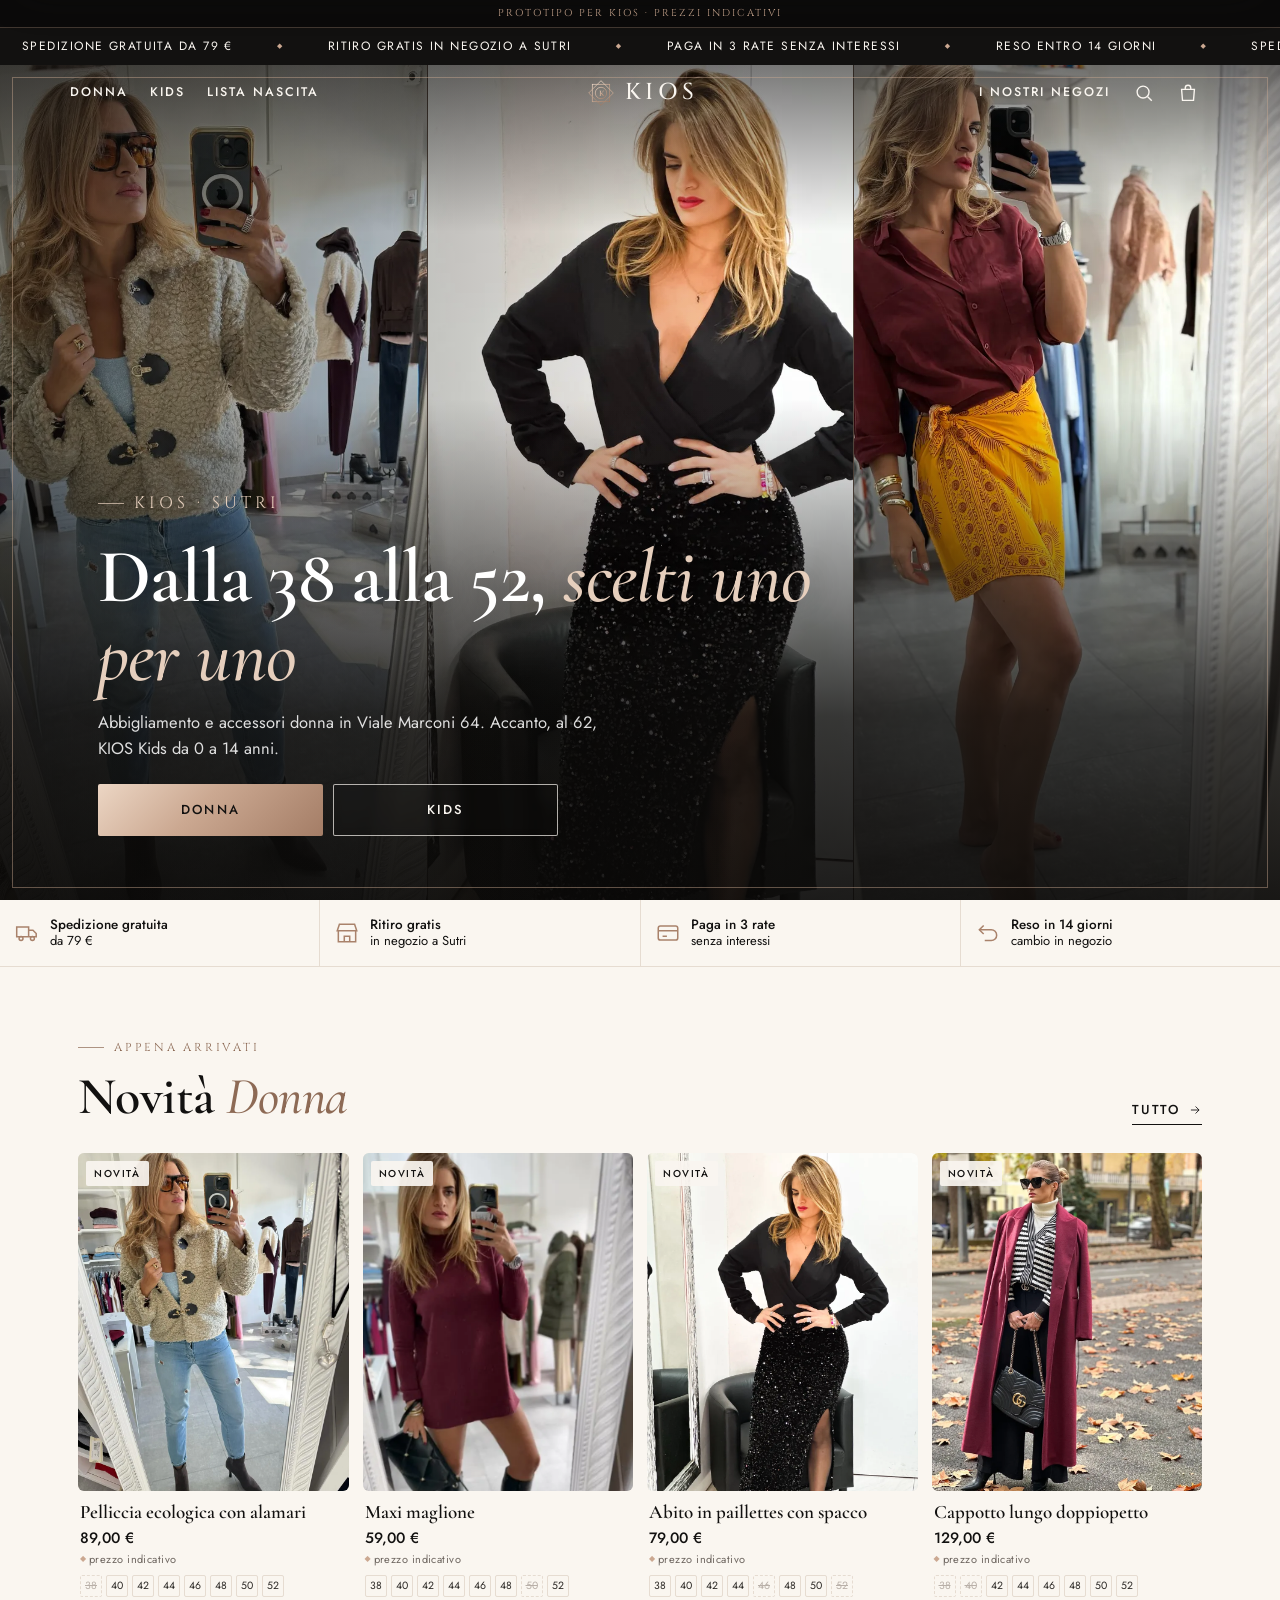
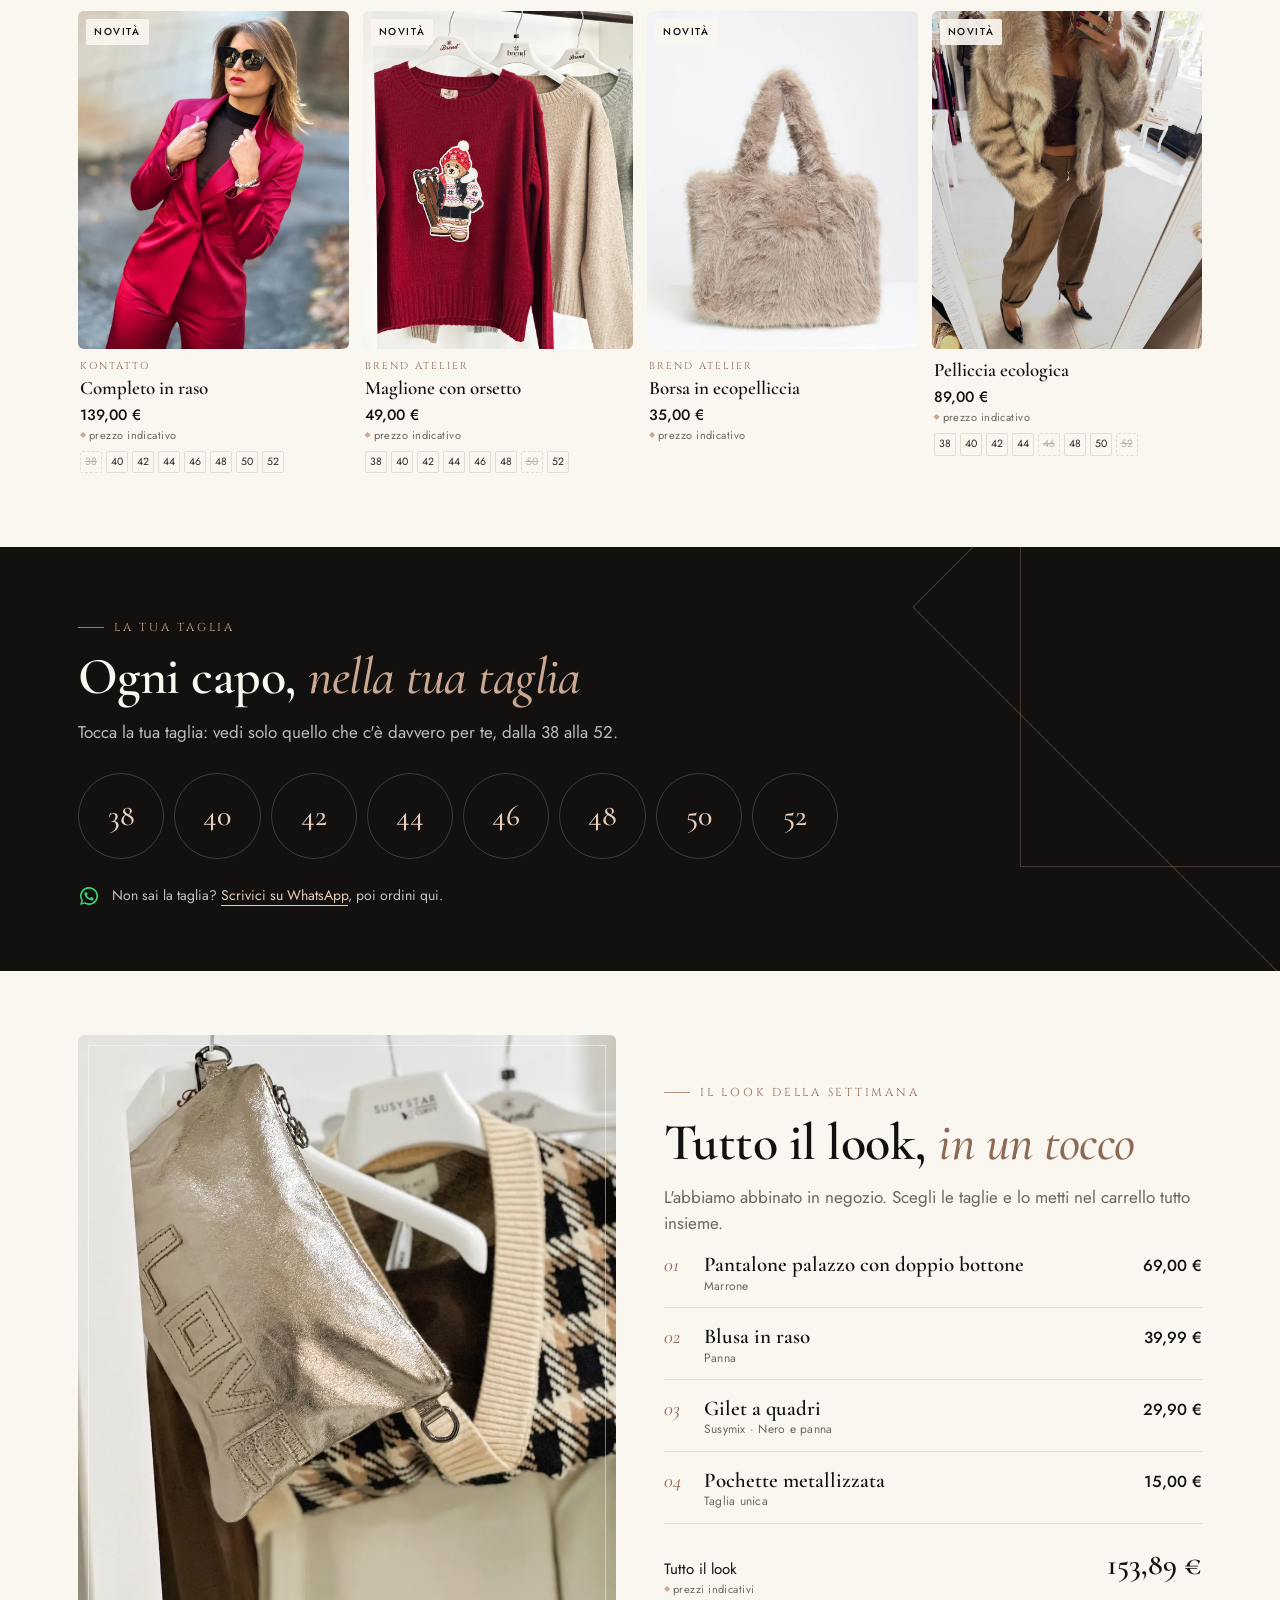
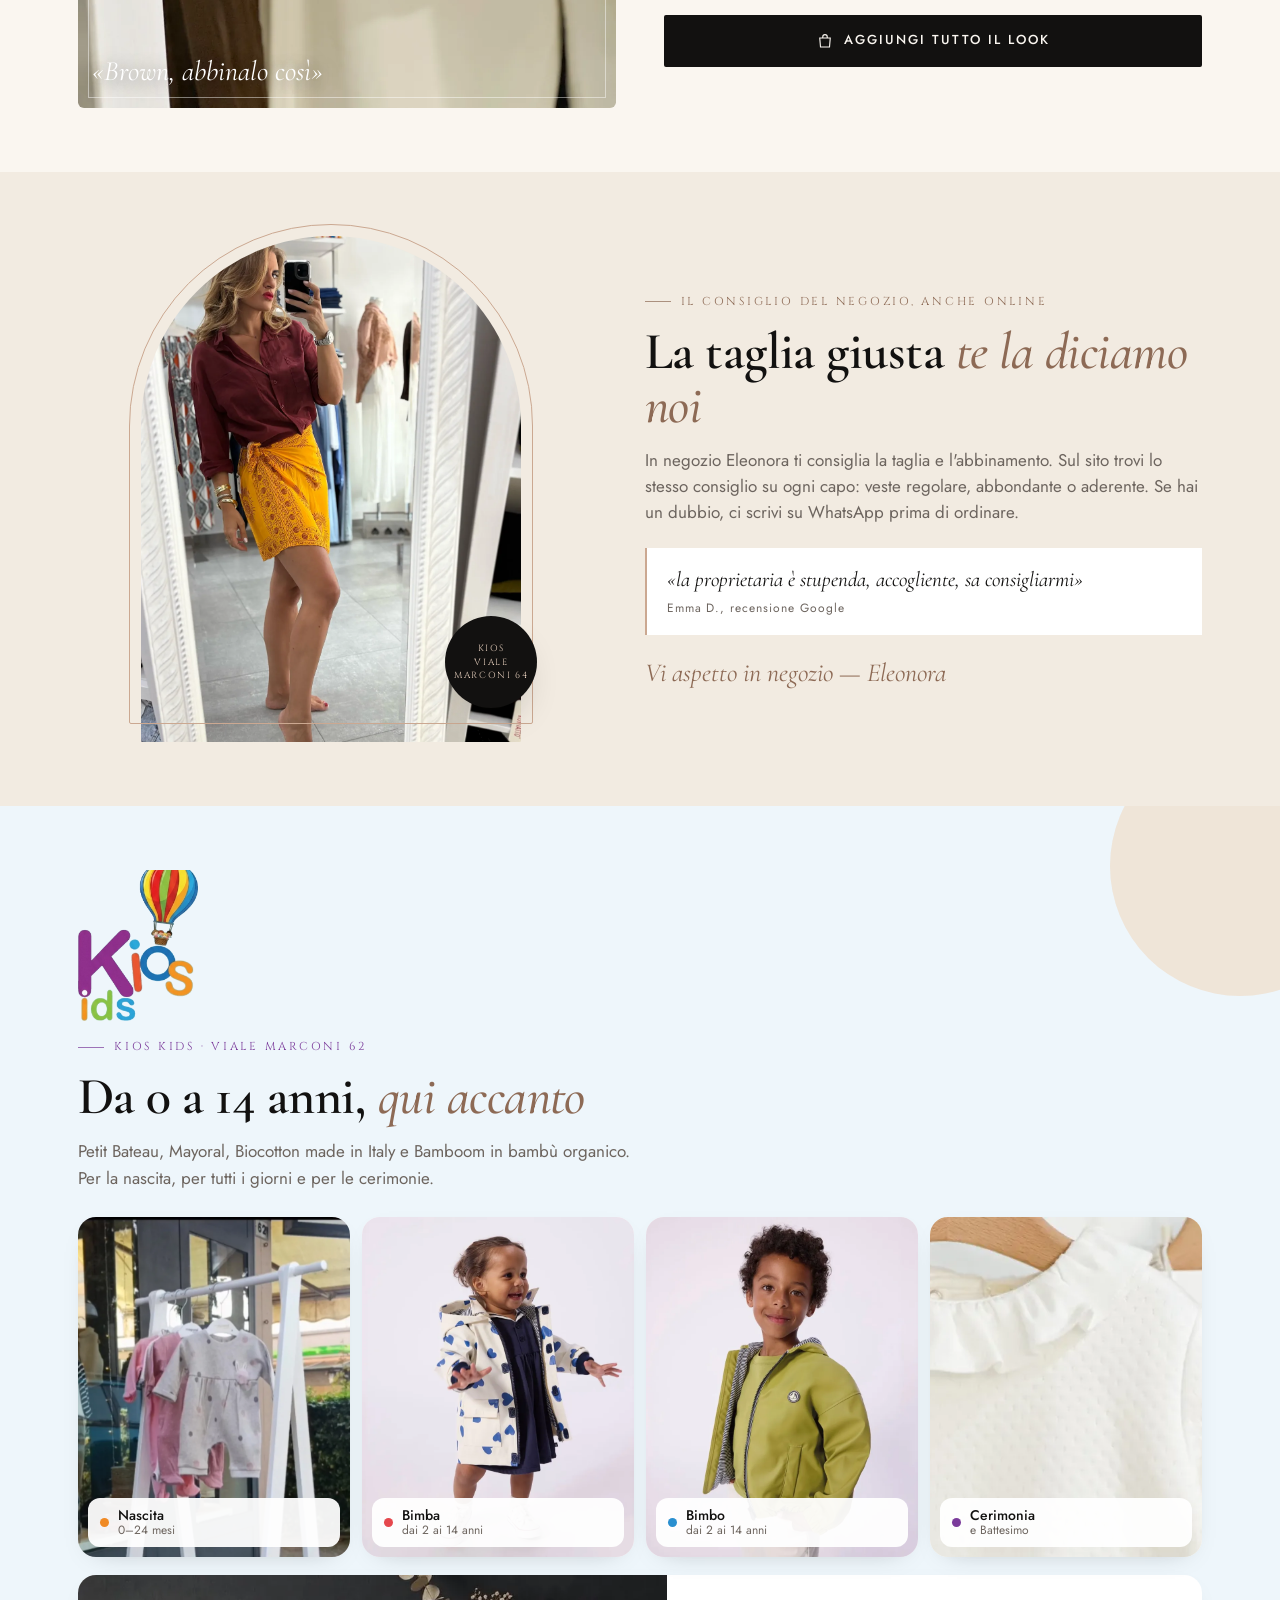
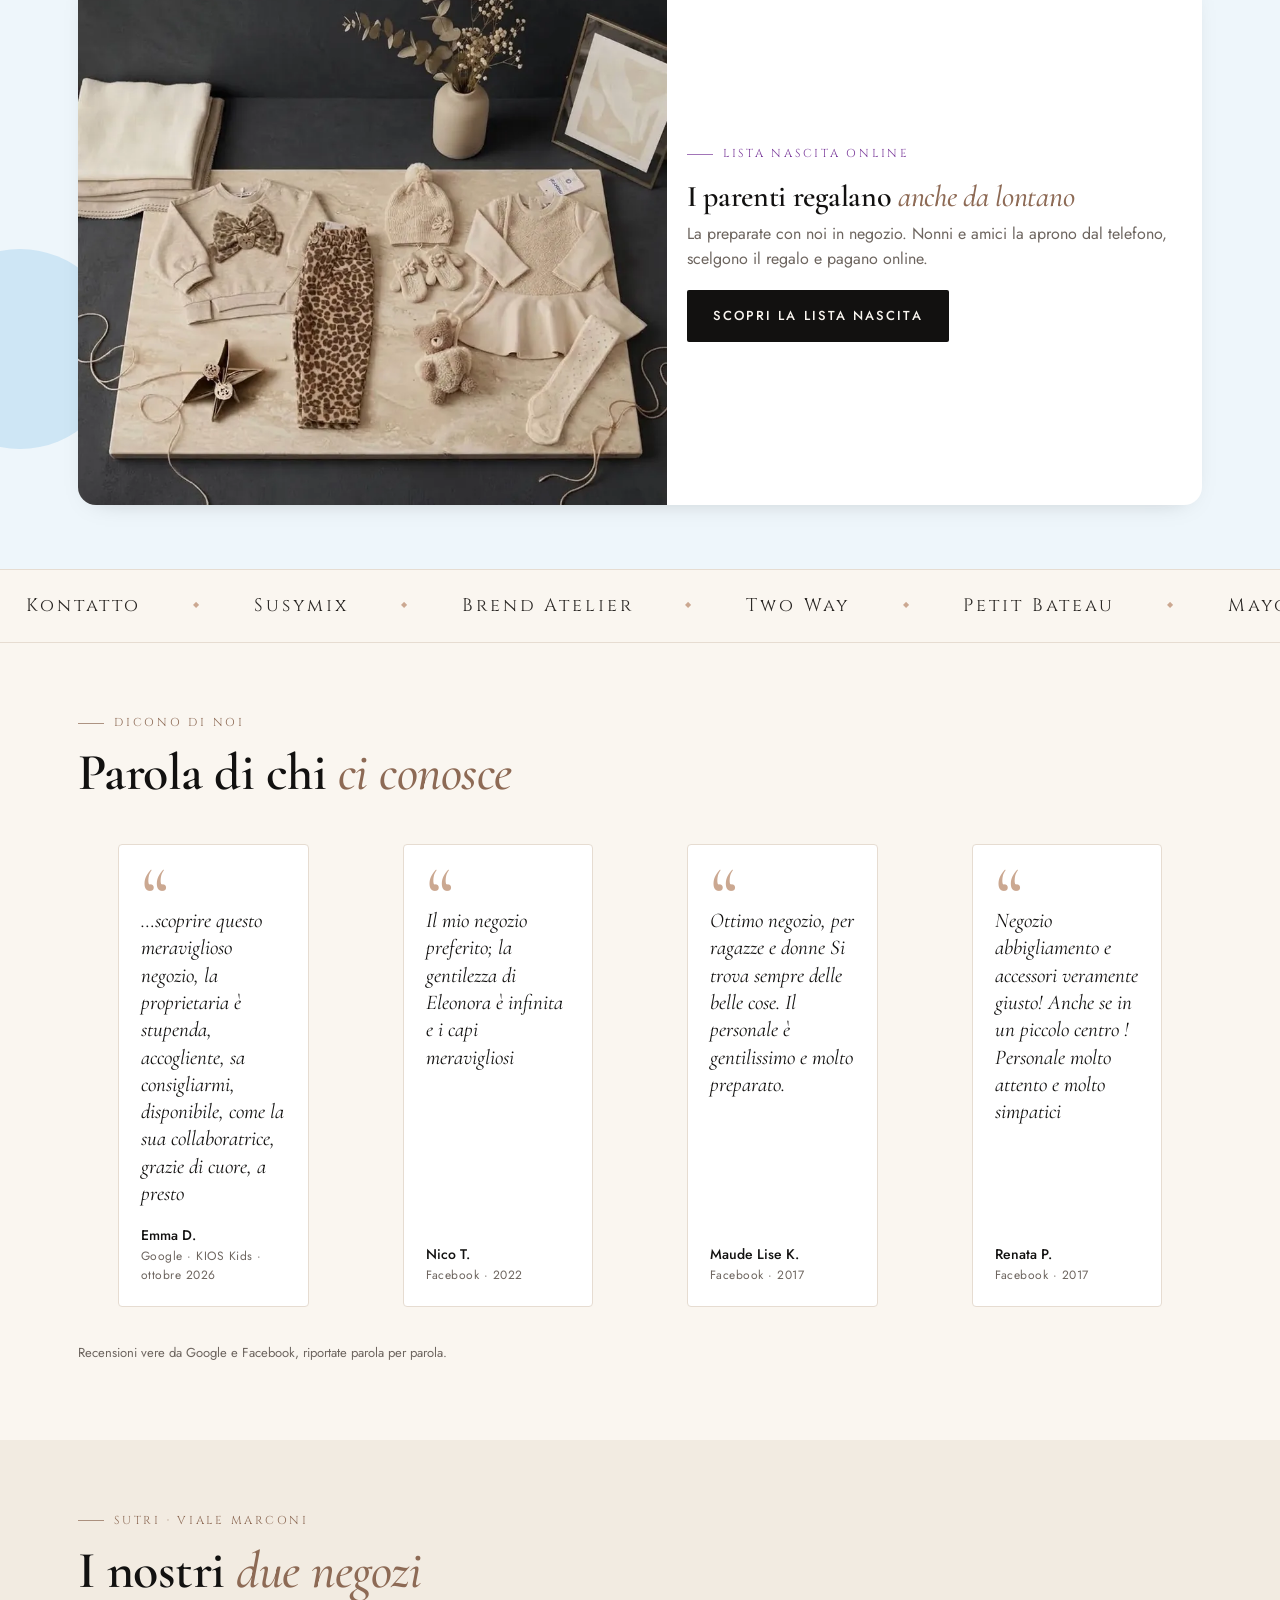
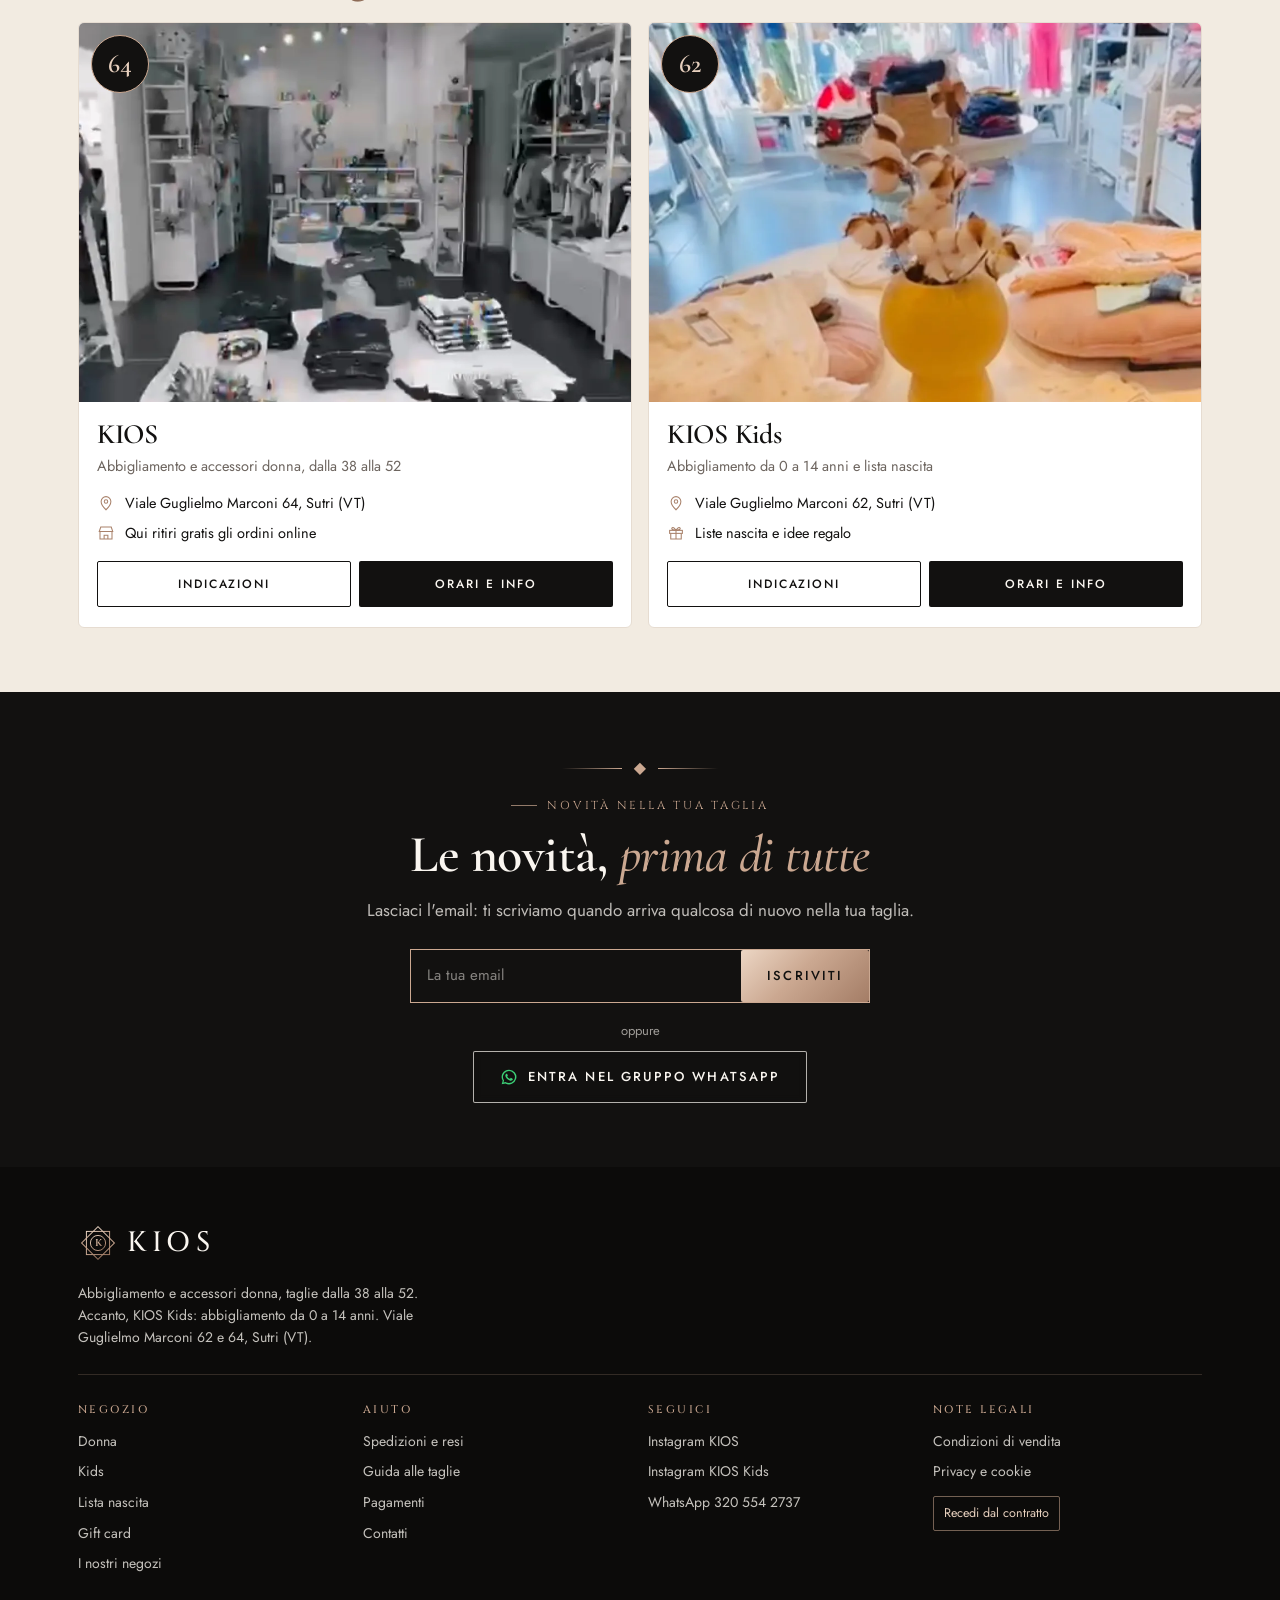
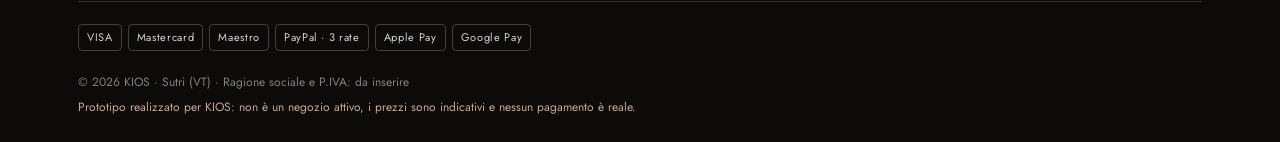
<file: index.html>
<!doctype html>
<html lang="it">
<head>
<meta charset="utf-8">
<meta name="viewport" content="width=device-width, initial-scale=1, viewport-fit=cover">
<meta name="robots" content="noindex, nofollow">
<title>KIOS Sutri · Abbigliamento donna dalla 38 alla 52 e KIOS Kids</title>
<meta name="description" content="Prototipo del negozio online KIOS di Sutri: abbigliamento e accessori donna dalla 38 alla 52, KIOS Kids da 0 a 14 anni, lista nascita online, ritiro gratis in negozio.">
<meta name="theme-color" content="#121110">
<link rel="icon" href="assets/favicon.svg" type="image/svg+xml">
<link rel="preconnect" href="https://fonts.googleapis.com"><link rel="preconnect" href="https://fonts.gstatic.com" crossorigin>
<link href="https://fonts.googleapis.com/css2?family=Cinzel:wght@500;600&family=Cormorant+Garamond:ital,wght@0,500;0,600;1,500;1,600&family=Jost:wght@400;500;600&display=swap" rel="stylesheet">
<link rel="stylesheet" href="assets/kios.css">
</head>
<body>
<main>
  <section class="hero" aria-label="KIOS Sutri">
    <div class="hero-slides">
      <img src="img/hero-1.webp" alt="Pelliccia ecologica con alamari provata allo specchio del negozio KIOS" fetchpriority="high">
      <img src="img/hero-2.webp" alt="Abito lungo in paillettes nero, in negozio da KIOS">
      <img src="img/hero-3.webp" alt="Camicia bordeaux e gonna senape tra gli scaffali di KIOS">
    </div>
    <div class="hero-shade"></div>
    <div class="hero-dots" aria-hidden="true"><i></i><i></i><i></i></div>
    <div class="hero-in">
      <p class="eyebrow">KIOS · Sutri</p>
      <h1>Dalla 38 alla 52, <span class="g">scelti uno per uno</span></h1>
      <p>Abbigliamento e accessori donna in Viale Marconi 64. Accanto, al 62, KIOS Kids da 0 a 14 anni.</p>
      <div class="hero-cta"><a class="btn btn-gold" href="donna.html">Donna</a><a class="btn btn-light" href="kids.html">Kids</a></div>
    </div>
  </section>

  <div class="trust">
    <div><i data-i="truck"></i><span><b>Spedizione gratuita</b>da 79 €</span></div>
    <div><i data-i="store"></i><span><b>Ritiro gratis</b>in negozio a Sutri</span></div>
    <div><i data-i="card"></i><span><b>Paga in 3 rate</b>senza interessi</span></div>
    <div><i data-i="ret"></i><span><b>Reso in 14 giorni</b>cambio in negozio</span></div>
  </div>

  <section class="section">
    <div class="wrap">
      <div class="sec-head rv"><div><p class="eyebrow">Appena arrivati</p><h2>Novità <em class="g">Donna</em></h2></div><a class="link" href="donna.html?cat=novita">Tutto <i data-i="arrow"></i></a></div>
      <div class="rail" id="novita"></div>
    </div>
  </section>

  <section class="section dark size-block">
    <div class="wrap">
      <p class="eyebrow">La tua taglia</p>
      <h2>Ogni capo, <em class="g">nella tua taglia</em></h2>
      <p class="lead">Tocca la tua taglia: vedi solo quello che c'è davvero per te, dalla 38 alla 52.</p>
      <div class="size-grid">
        <a href="donna.html?taglia=38">38</a><a href="donna.html?taglia=40">40</a><a href="donna.html?taglia=42">42</a><a href="donna.html?taglia=44">44</a>
        <a href="donna.html?taglia=46">46</a><a href="donna.html?taglia=48">48</a><a href="donna.html?taglia=50">50</a><a href="donna.html?taglia=52">52</a>
      </div>
      <div class="help"><i data-i="wa"></i><span>Non sai la taglia? <a data-wa="Ciao! Mi aiuti a scegliere la taglia?">Scrivici su WhatsApp</a>, poi ordini qui.</span></div>
    </div>
  </section>

  <section class="section" id="look">
    <div class="wrap look">
      <figure class="look-media rv" style="margin:0"><img src="img/look-brown.webp" alt="Pochette metallizzata, gilet a quadri, blusa in raso e pantalone palazzo marrone" loading="lazy"><figcaption>«Brown, abbinalo così»</figcaption></figure>
      <div class="rv">
        <p class="eyebrow">Il look della settimana</p>
        <h2>Tutto il look, <em class="g">in un tocco</em></h2>
        <p class="lead">L'abbiamo abbinato in negozio. Scegli le taglie e lo metti nel carrello tutto insieme.</p>
        <ul class="look-list" id="look-list"></ul>
        <div class="look-total" id="look-total"></div>
        <button class="btn btn-ink btn-block" id="look-btn"><i data-i="bag"></i>Aggiungi tutto il look</button>
      </div>
    </div>
  </section>

  <section class="section cream">
    <div class="wrap owner">
      <div class="arch rv"><img src="img/hero-3.webp" alt="Un look provato allo specchio del negozio KIOS" loading="lazy"><div class="seal"><span>KIOS<br>VIALE<br>MARCONI 64</span></div></div>
      <div class="rv">
        <p class="eyebrow">Il consiglio del negozio, anche online</p>
        <h2>La taglia giusta <em class="g">te la diciamo noi</em></h2>
        <p class="lead">In negozio Eleonora ti consiglia la taglia e l'abbinamento. Sul sito trovi lo stesso consiglio su ogni capo: veste regolare, abbondante o aderente. Se hai un dubbio, ci scrivi su WhatsApp prima di ordinare.</p>
        <blockquote class="quote">«la proprietaria è stupenda, accogliente, sa consigliarmi»<cite>Emma D., recensione Google</cite></blockquote>
        <div class="sign">Vi aspetto in negozio — Eleonora</div>
      </div>
    </div>
  </section>

  <section class="section kids-zone">
    <div class="wrap">
      <img class="kids-logo rv" src="img/logo-kids.png" alt="KIOS Kids" loading="lazy">
      <p class="eyebrow">KIOS Kids · Viale Marconi 62</p>
      <h2>Da 0 a 14 anni, <em class="g">qui accanto</em></h2>
      <p class="lead">Petit Bateau, Mayoral, Biocotton made in Italy e Bamboom in bambù organico. Per la nascita, per tutti i giorni e per le cerimonie.</p>
      <div class="tiles">
        <a class="tile rv" href="kids.html?cat=nascita#catalogo" style="--dot:var(--k-orange)"><img src="img/k-nascita.webp" alt="Completini per neonati appesi davanti al negozio KIOS Kids" loading="lazy" style="object-position:50% 40%"><span class="lbl"><b>Nascita<small>0–24 mesi</small></b></span></a>
        <a class="tile rv" href="kids.html?cat=bimba#catalogo" style="--dot:var(--k-red)"><img src="img/k-bimba.webp" alt="Bimba con impermeabile a cuori Petit Bateau" loading="lazy" style="object-position:50% 30%"><span class="lbl"><b>Bimba<small>dai 2 ai 14 anni</small></b></span></a>
        <a class="tile rv" href="kids.html?cat=bimbo#catalogo" style="--dot:var(--k-blue)"><img src="img/k-bimbo.webp" alt="Bimbo con giacca verde Petit Bateau" loading="lazy" style="object-position:50% 25%"><span class="lbl"><b>Bimbo<small>dai 2 ai 14 anni</small></b></span></a>
        <a class="tile rv" href="kids.html?cat=cerimonia#catalogo" style="--dot:var(--k-purple)"><img src="img/k-cerimonia.webp" alt="Abito bianco con colletto a balze Petit Bateau" loading="lazy" style="object-position:40% 50%"><span class="lbl"><b>Cerimonia<small>e Battesimo</small></b></span></a>
      </div>
      <div class="nascita-banner rv">
        <img src="img/k-set-maglia.webp" alt="Coordinato nascita in maglia Mayoral" loading="lazy">
        <div><p class="eyebrow">Lista nascita online</p><h3>I parenti regalano <em class="g">anche da lontano</em></h3>
          <p>La preparate con noi in negozio. Nonni e amici la aprono dal telefono, scelgono il regalo e pagano online.</p>
          <a class="btn btn-ink" href="lista-nascita.html">Scopri la lista nascita</a></div>
      </div>
    </div>
  </section>

  <div class="brands" aria-label="Alcuni marchi in negozio"><div class="brands-track">
    <span>Kontatto</span><span>Susymix</span><span>Brend Atelier</span><span>Two Way</span><span>Petit Bateau</span><span>Mayoral</span><span>Bamboom</span><span>Biocotton</span><span>Losan</span><span>Kappa</span>
    <span>Kontatto</span><span>Susymix</span><span>Brend Atelier</span><span>Two Way</span><span>Petit Bateau</span><span>Mayoral</span><span>Bamboom</span><span>Biocotton</span><span>Losan</span><span>Kappa</span>
  </div></div>

  <section class="section">
    <div class="wrap">
      <div class="sec-head rv"><div><p class="eyebrow">Dicono di noi</p><h2>Parola di chi <em class="g">ci conosce</em></h2></div></div>
      <div class="reviews" id="reviews"></div>
      <p class="small" style="margin-top:8px">Recensioni vere da Google e Facebook, riportate parola per parola.</p>
    </div>
  </section>

  <section class="section cream" id="negozi">
    <div class="wrap">
      <div class="sec-head rv"><div><p class="eyebrow">Sutri · Viale Marconi</p><h2>I nostri <em class="g">due negozi</em></h2></div></div>
      <div class="shops">
        <article class="shop rv"><div class="shop-img"><img src="img/shop-donna.webp" alt="Interno del negozio KIOS" loading="lazy"><span class="shop-num">64</span></div>
          <div class="shop-body"><h3>KIOS</h3><p>Abbigliamento e accessori donna, dalla 38 alla 52</p>
            <div class="shop-lines"><div><i data-i="pin"></i><span>Viale Guglielmo Marconi 64, Sutri (VT)</span></div><div><i data-i="store"></i><span>Qui ritiri gratis gli ordini online</span></div></div>
            <div class="shop-actions"><a class="btn btn-line" href="https://www.google.com/maps/dir/?api=1&amp;destination=Viale+Guglielmo+Marconi+64+Sutri" target="_blank" rel="noopener">Indicazioni</a><a class="btn btn-ink" href="negozi.html">Orari e info</a></div></div></article>
        <article class="shop rv"><div class="shop-img"><img src="img/shop-kids.webp" alt="Interno del negozio KIOS Kids" loading="lazy" style="object-position:50% 45%"><span class="shop-num">62</span></div>
          <div class="shop-body"><h3>KIOS Kids</h3><p>Abbigliamento da 0 a 14 anni e lista nascita</p>
            <div class="shop-lines"><div><i data-i="pin"></i><span>Viale Guglielmo Marconi 62, Sutri (VT)</span></div><div><i data-i="gift"></i><span>Liste nascita e idee regalo</span></div></div>
            <div class="shop-actions"><a class="btn btn-line" href="https://www.google.com/maps/dir/?api=1&amp;destination=Viale+Guglielmo+Marconi+62+Sutri" target="_blank" rel="noopener">Indicazioni</a><a class="btn btn-ink" href="negozi.html">Orari e info</a></div></div></article>
      </div>
    </div>
  </section>

  <section class="section dark news">
    <div class="wrap">
      <div class="ornament">◆</div>
      <p class="eyebrow" style="justify-content:center;margin-top:16px">Novità nella tua taglia</p>
      <h2>Le novità, <em class="g">prima di tutte</em></h2>
      <p class="lead" style="margin:14px auto 0">Lasciaci l'email: ti scriviamo quando arriva qualcosa di nuovo nella tua taglia.</p>
      <form id="news-form"><input type="email" placeholder="La tua email" aria-label="La tua email"><button class="btn btn-gold" type="submit">Iscriviti</button></form>
      <p class="or">oppure</p>
      <a class="btn btn-light" data-wa="Ciao! Vorrei entrare nel gruppo WhatsApp delle novità."><i data-i="wa"></i>Entra nel gruppo WhatsApp</a>
    </div>
  </section>
</main>
<script src="assets/data.js"></script>
<script src="assets/kios.js"></script>
<script>KIOS.chrome({ home: true }); KIOS.pages.home();</script>
</body>
</html>
</file>
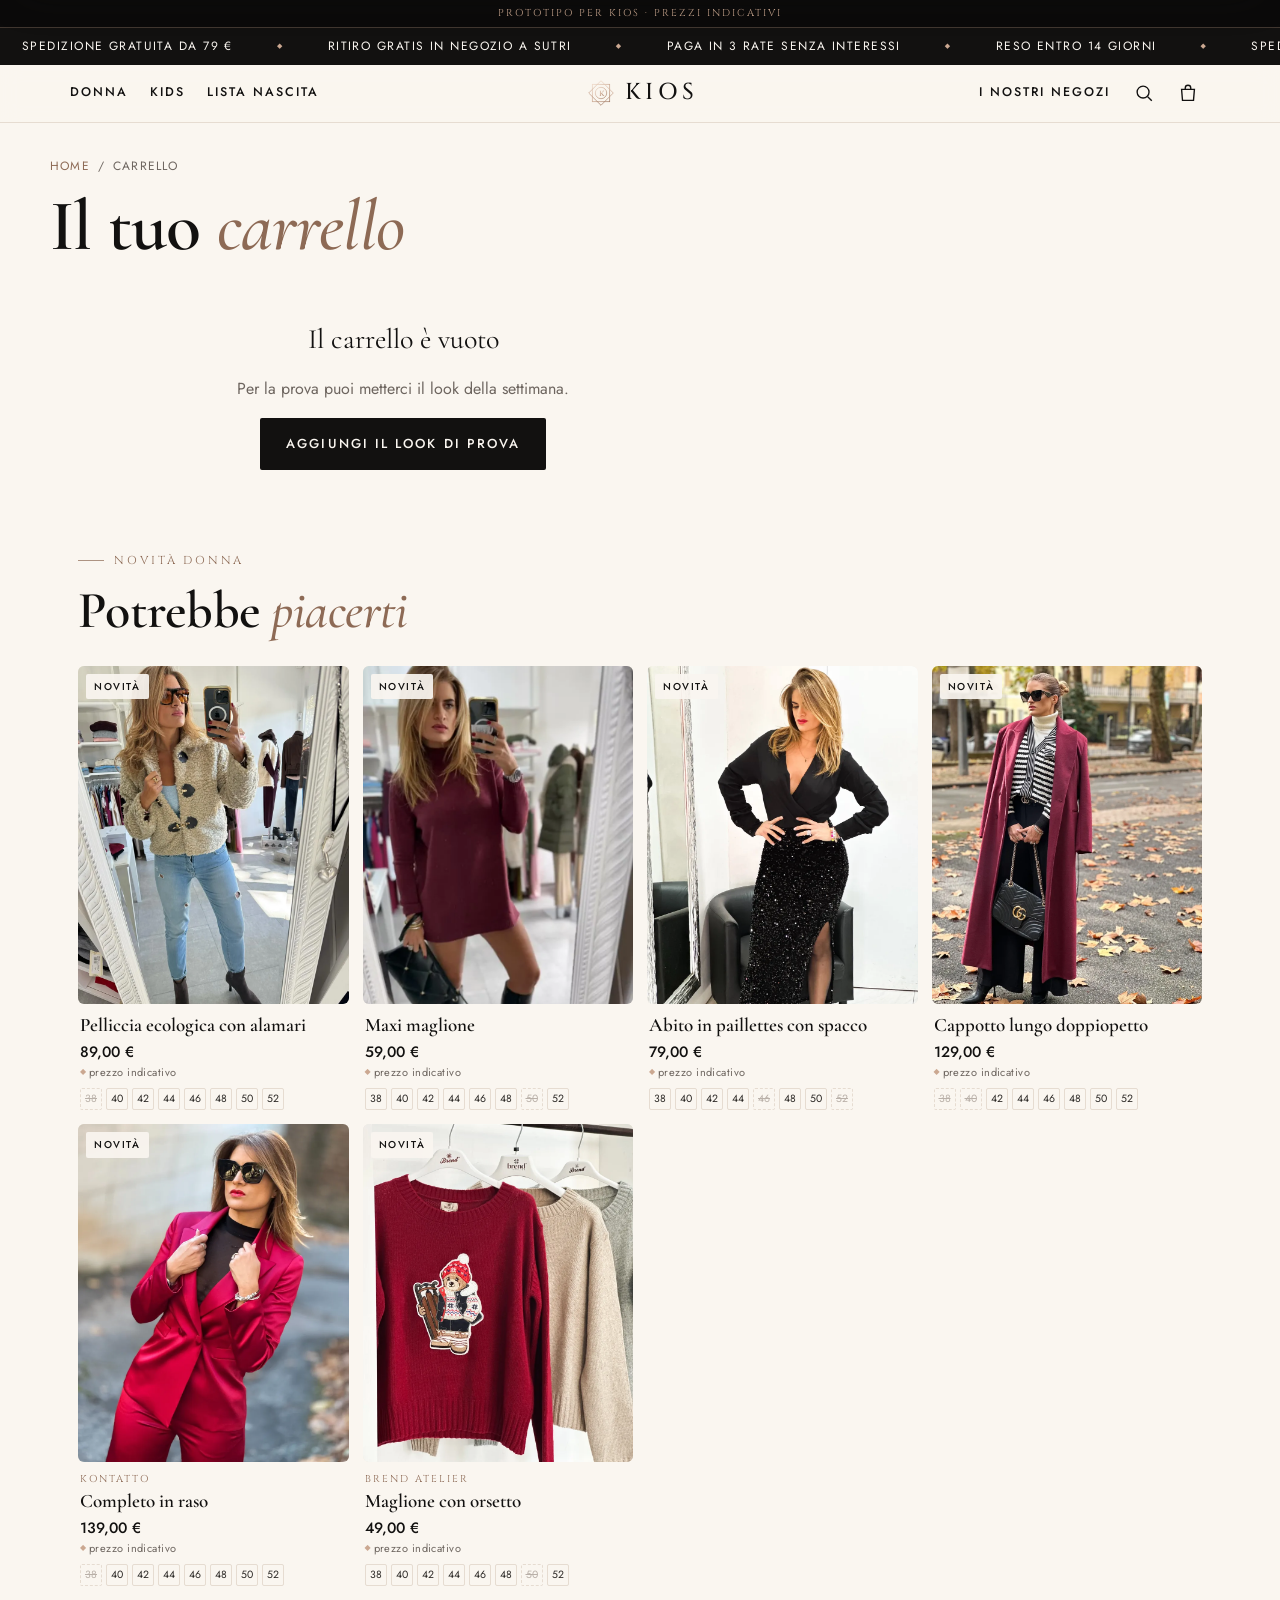
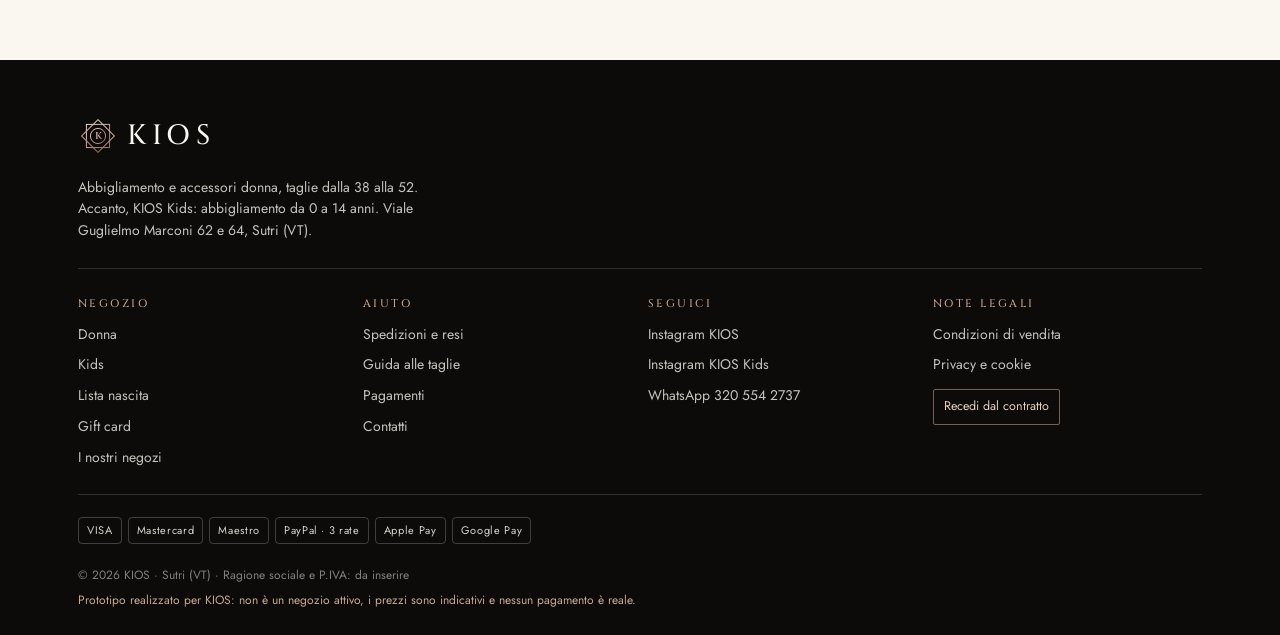
<file: carrello.html>
<!doctype html>
<html lang="it">
<head>
<meta charset="utf-8">
<meta name="viewport" content="width=device-width, initial-scale=1, viewport-fit=cover">
<meta name="robots" content="noindex, nofollow">
<title>Carrello · KIOS Sutri</title>
<meta name="description" content="Il tuo carrello KIOS.">
<meta name="theme-color" content="#121110">
<link rel="icon" href="assets/favicon.svg" type="image/svg+xml">
<link rel="preconnect" href="https://fonts.googleapis.com"><link rel="preconnect" href="https://fonts.gstatic.com" crossorigin>
<link href="https://fonts.googleapis.com/css2?family=Cinzel:wght@500;600&family=Cormorant+Garamond:ital,wght@0,500;0,600;1,500;1,600&family=Jost:wght@400;500;600&display=swap" rel="stylesheet">
<link rel="stylesheet" href="assets/kios.css">
</head>
<body>
<main>
  <div class="wrap page-head"><div class="crumbs"><a href="index.html">Home</a><span>/</span><span>Carrello</span></div><h1>Il tuo <em class="g">carrello</em></h1></div>
  <div class="wrap cart-layout" style="margin-top:14px">
    <div id="cart"></div>
    <div id="cart-side"></div>
  </div>
  <section class="section">
    <div class="wrap">
      <div class="sec-head"><div><p class="eyebrow">Novità Donna</p><h2>Potrebbe <em class="g">piacerti</em></h2></div></div>
      <div class="rail" id="suggest"></div>
    </div>
  </section>
</main>
<script src="assets/data.js"></script>
<script src="assets/kios.js"></script>
<script>KIOS.chrome({}); KIOS.pages.cart();</script>
</body>
</html>
</file>
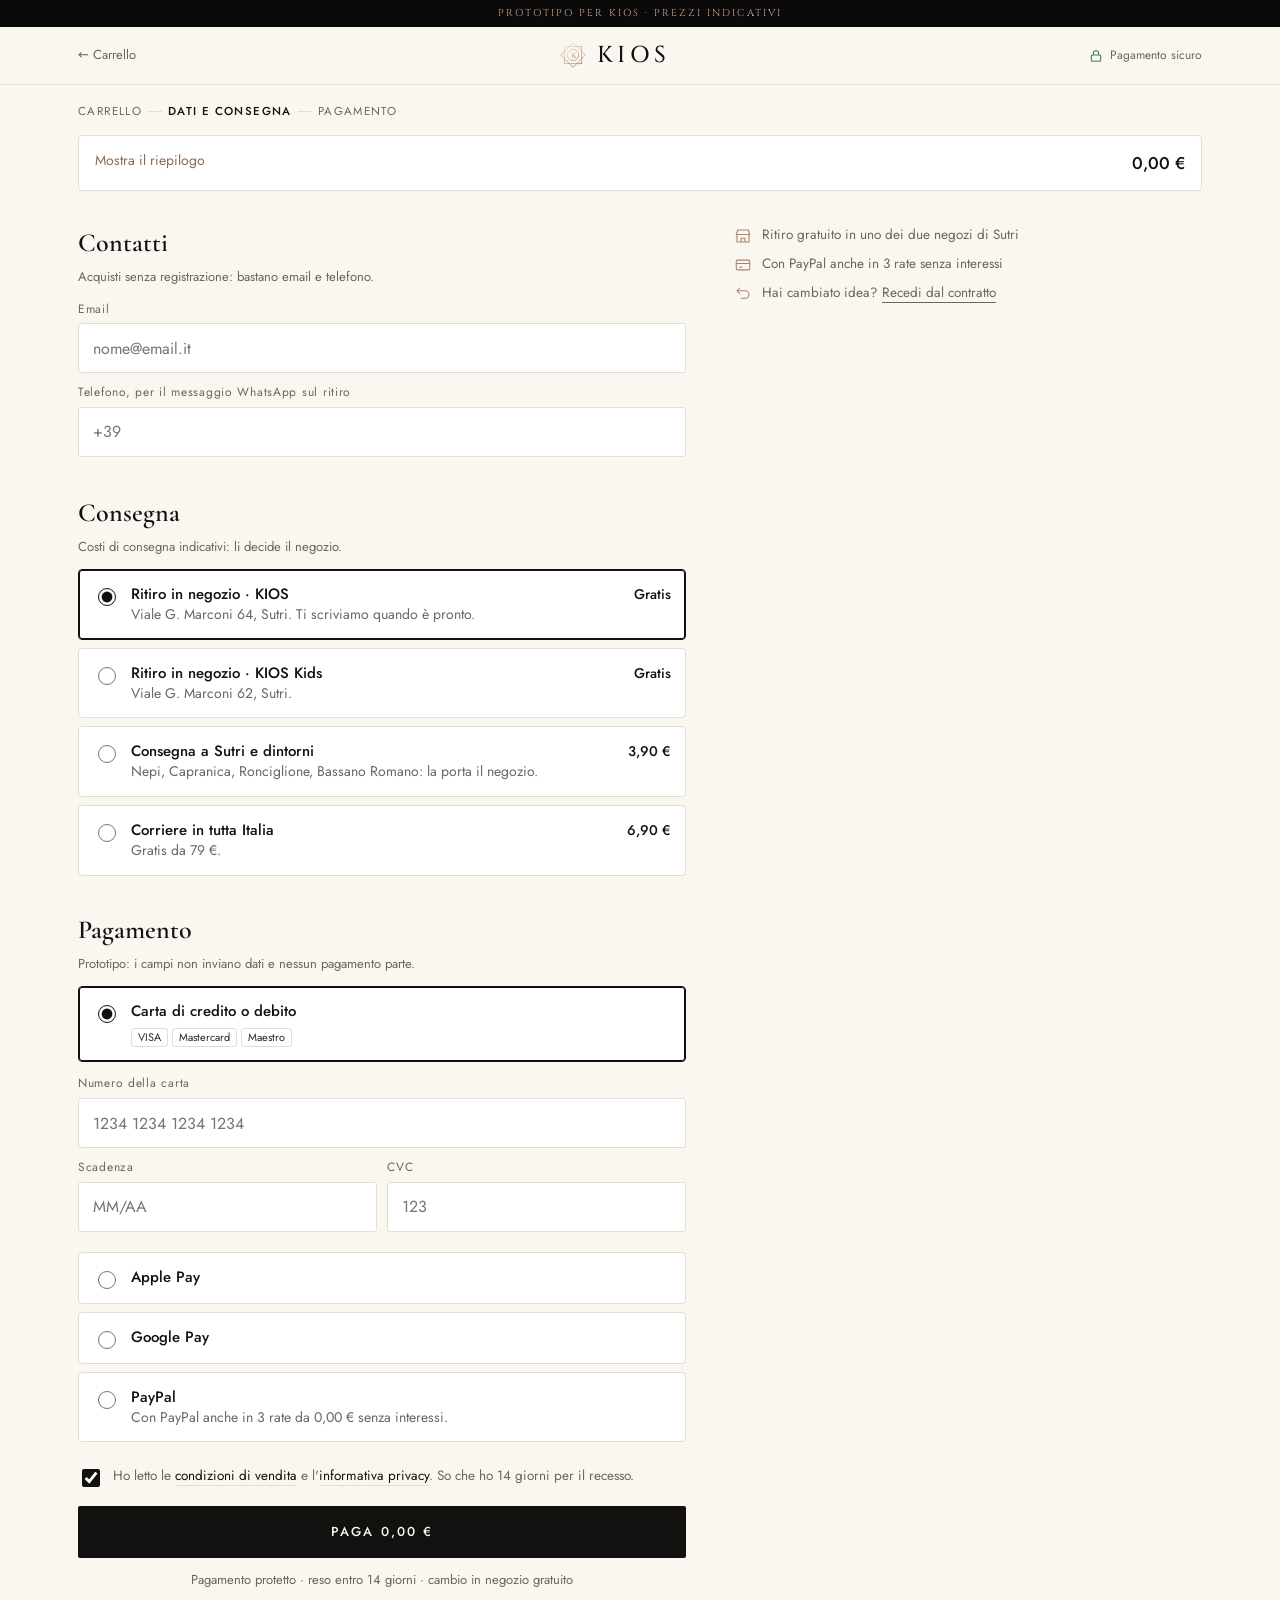
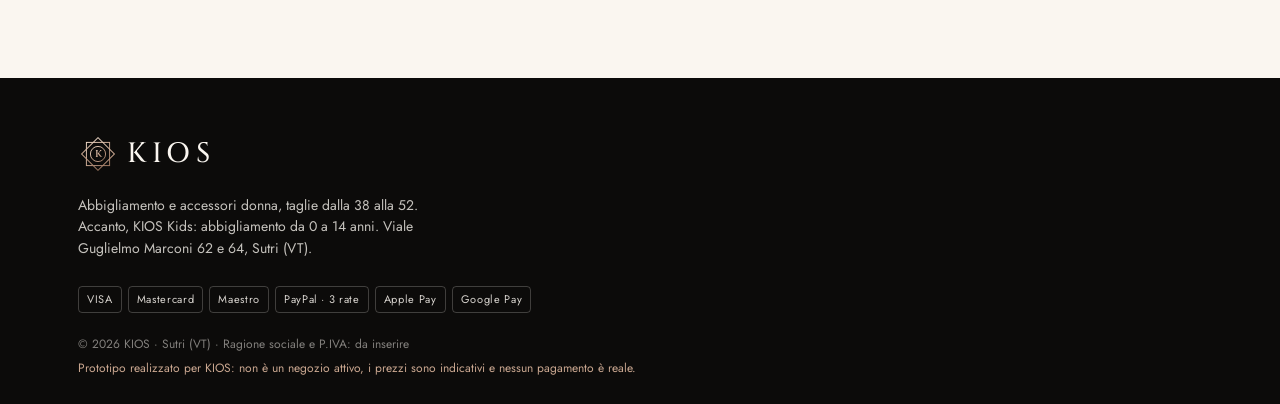
<file: checkout.html>
<!doctype html>
<html lang="it">
<head>
<meta charset="utf-8">
<meta name="viewport" content="width=device-width, initial-scale=1, viewport-fit=cover">
<meta name="robots" content="noindex, nofollow">
<title>Cassa · KIOS Sutri</title>
<meta name="description" content="Completa l'ordine KIOS senza registrazione.">
<meta name="theme-color" content="#121110">
<link rel="icon" href="assets/favicon.svg" type="image/svg+xml">
<link rel="preconnect" href="https://fonts.googleapis.com"><link rel="preconnect" href="https://fonts.gstatic.com" crossorigin>
<link href="https://fonts.googleapis.com/css2?family=Cinzel:wght@500;600&family=Cormorant+Garamond:ital,wght@0,500;0,600;1,500;1,600&family=Jost:wght@400;500;600&display=swap" rel="stylesheet">
<link rel="stylesheet" href="assets/kios.css">
</head>
<body>
<main class="wrap">
  <div id="co-form">
    <div class="steps"><span>Carrello</span><i></i><b>Dati e consegna</b><i></i><span>Pagamento</span></div>
    <details class="co-sum"><summary><span>Mostra il riepilogo</span><b id="co-total"></b></summary><div class="in" id="co-items"></div></details>
    <div class="co-layout">
      <form onsubmit="return false" novalidate>
        <fieldset class="fs"><legend>Contatti</legend><p class="sub">Acquisti senza registrazione: bastano email e telefono.</p>
          <label class="field"><span>Email</span><input type="email" autocomplete="off" placeholder="nome@email.it"></label>
          <label class="field"><span>Telefono, per il messaggio WhatsApp sul ritiro</span><input type="tel" autocomplete="off" placeholder="+39"></label>
        </fieldset>
        <fieldset class="fs"><legend>Consegna</legend><p class="sub">Costi di consegna indicativi: li decide il negozio.</p>
          <label class="opt"><input type="radio" name="ship" value="ritiro-64"><span class="t"><b>Ritiro in negozio · KIOS</b>Viale G. Marconi 64, Sutri. Ti scriviamo quando è pronto.</span><span class="p">Gratis</span></label>
          <label class="opt"><input type="radio" name="ship" value="ritiro-62"><span class="t"><b>Ritiro in negozio · KIOS Kids</b>Viale G. Marconi 62, Sutri.</span><span class="p">Gratis</span></label>
          <label class="opt"><input type="radio" name="ship" value="locale"><span class="t"><b>Consegna a Sutri e dintorni</b>Nepi, Capranica, Ronciglione, Bassano Romano: la porta il negozio.</span><span class="p">3,90 €</span></label>
          <label class="opt"><input type="radio" name="ship" value="corriere"><span class="t"><b>Corriere in tutta Italia</b>Gratis da 79 €.</span><span class="p">6,90 €</span></label>
          <div id="addr" hidden>
            <label class="field"><span>Nome e cognome</span><input type="text" autocomplete="off"></label>
            <label class="field"><span>Indirizzo</span><input type="text" autocomplete="off"></label>
            <div class="two"><label class="field"><span>CAP</span><input type="text" autocomplete="off"></label><label class="field"><span>Città</span><input type="text" autocomplete="off"></label></div>
          </div>
        </fieldset>
        <fieldset class="fs"><legend>Pagamento</legend><p class="sub">Prototipo: i campi non inviano dati e nessun pagamento parte.</p>
          <label class="opt"><input type="radio" name="pay" value="carta" checked><span class="t"><b>Carta di credito o debito</b><span class="badges"><span>VISA</span><span>Mastercard</span><span>Maestro</span></span></span></label>
          <div class="card-fields" id="card-fields">
            <label class="field"><span>Numero della carta</span><input type="text" inputmode="numeric" autocomplete="off" placeholder="1234 1234 1234 1234"></label>
            <div class="two"><label class="field"><span>Scadenza</span><input type="text" autocomplete="off" placeholder="MM/AA"></label><label class="field"><span>CVC</span><input type="text" autocomplete="off" placeholder="123"></label></div>
          </div>
          <label class="opt"><input type="radio" name="pay" value="applepay"><span class="t"><b>Apple Pay</b></span></label>
          <label class="opt"><input type="radio" name="pay" value="googlepay"><span class="t"><b>Google Pay</b></span></label>
          <label class="opt"><input type="radio" name="pay" value="paypal"><span class="t"><b>PayPal</b><span id="rate-note"></span></span></label>
        </fieldset>
        <label class="check"><input type="checkbox" checked><span>Ho letto le <a href="info.html#condizioni">condizioni di vendita</a> e l'<a href="info.html#privacy">informativa privacy</a>. So che ho 14 giorni per il recesso.</span></label>
        <button class="btn btn-ink btn-block" type="button" id="pay-btn">Paga</button>
        <p class="small" style="text-align:center;margin:12px 0 0">Pagamento protetto · reso entro 14 giorni · cambio in negozio gratuito</p>
      </form>
      <div class="ways" style="margin-top:28px"><div><i data-i="store"></i>Ritiro gratuito in uno dei due negozi di Sutri</div><div><i data-i="card"></i>Con PayPal anche in 3 rate senza interessi</div><div><i data-i="ret"></i><span>Hai cambiato idea? <a href="info.html#recesso" style="border-bottom:1px solid">Recedi dal contratto</a></span></div></div>
    </div>
  </div>
  <div id="co-done" class="done" hidden>
    <div class="ok"><i data-i="check"></i></div>
    <p class="eyebrow" style="justify-content:center">Ordine ricevuto</p>
    <h1>Grazie <em class="g">di cuore</em></h1>
    <p>Ti abbiamo mandato la conferma via email. <span id="done-pickup"></span></p>
    <div class="order-box" id="done-box"></div>
    <a class="btn btn-ink" href="index.html">Torna al negozio</a>
    <p class="small" style="margin-top:16px">Questa è la conferma di prova del prototipo: nessun ordine è stato inviato.</p>
  </div>
  <div class="section tight"></div>
  <div class="modal" id="proto-modal" role="dialog" aria-modal="true" aria-labelledby="pm-title"><div class="modal-box">
    <div class="ornament" style="margin-bottom:14px">◆</div>
    <h3 id="pm-title">È un prototipo</h3>
    <p>Qui il negozio vero passa al pagamento sicuro: carta, Apple Pay, Google Pay o PayPal. Nel prototipo non si paga e non parte nessun ordine.</p>
    <button class="btn btn-ink btn-block" id="modal-ok">Vedi la conferma d'ordine</button>
    <button class="link" id="modal-no" style="margin-top:14px">Torna indietro</button>
  </div></div>
</main>
<script src="assets/data.js"></script>
<script src="assets/kios.js"></script>
<script>KIOS.chrome({ checkout: true }); KIOS.pages.checkout();</script>
</body>
</html>
</file>
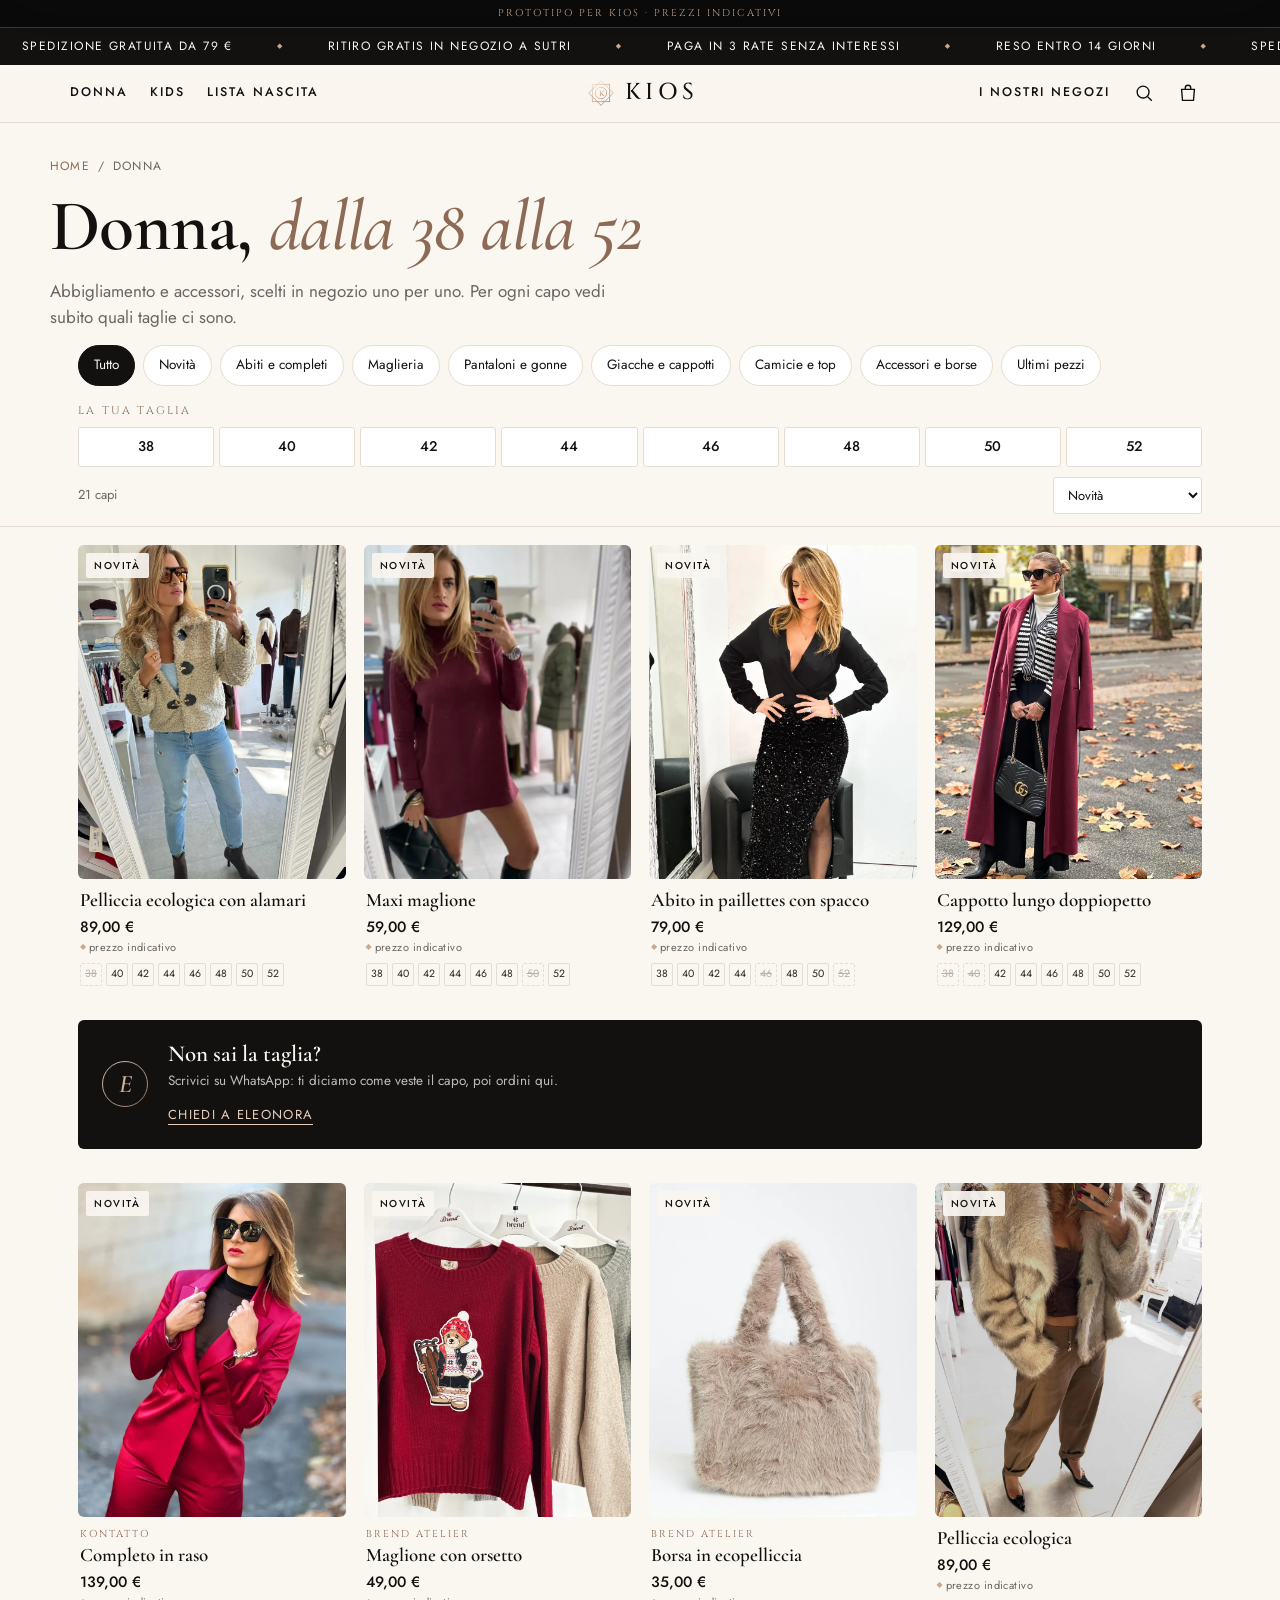
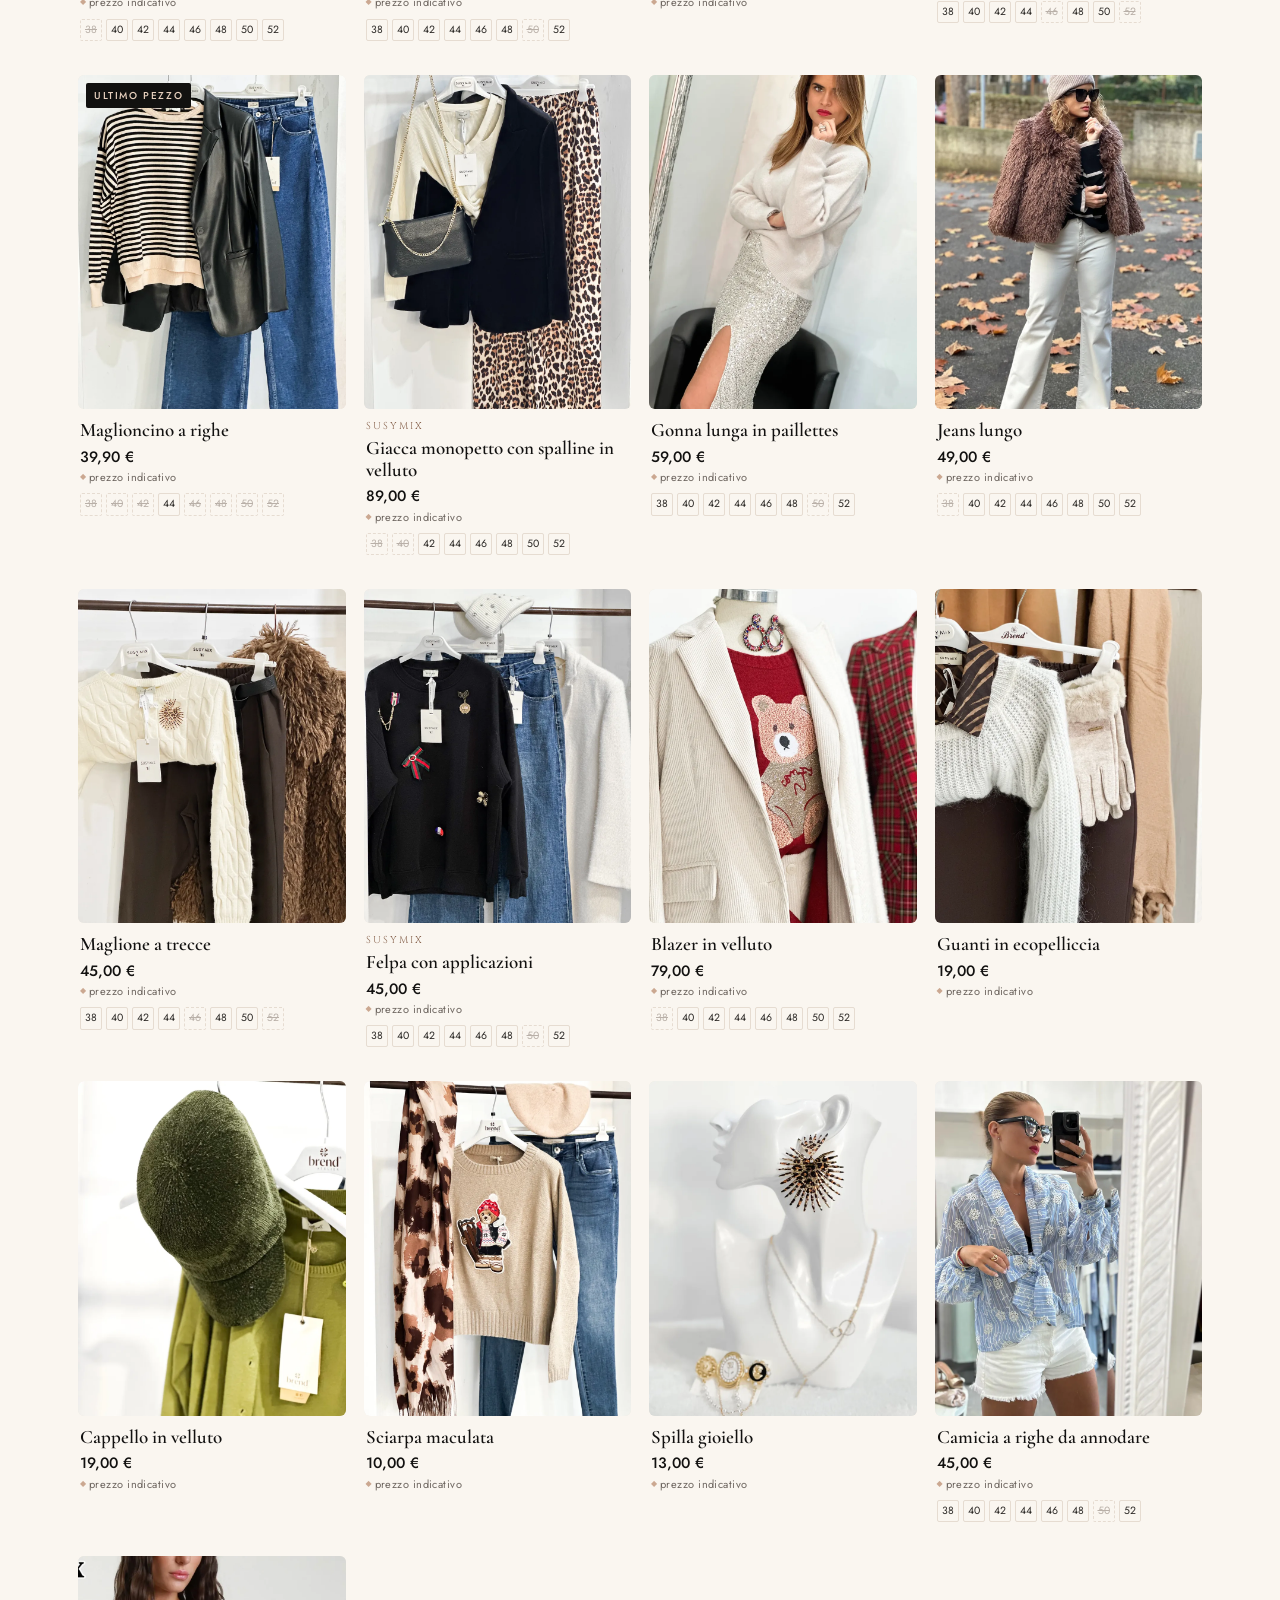
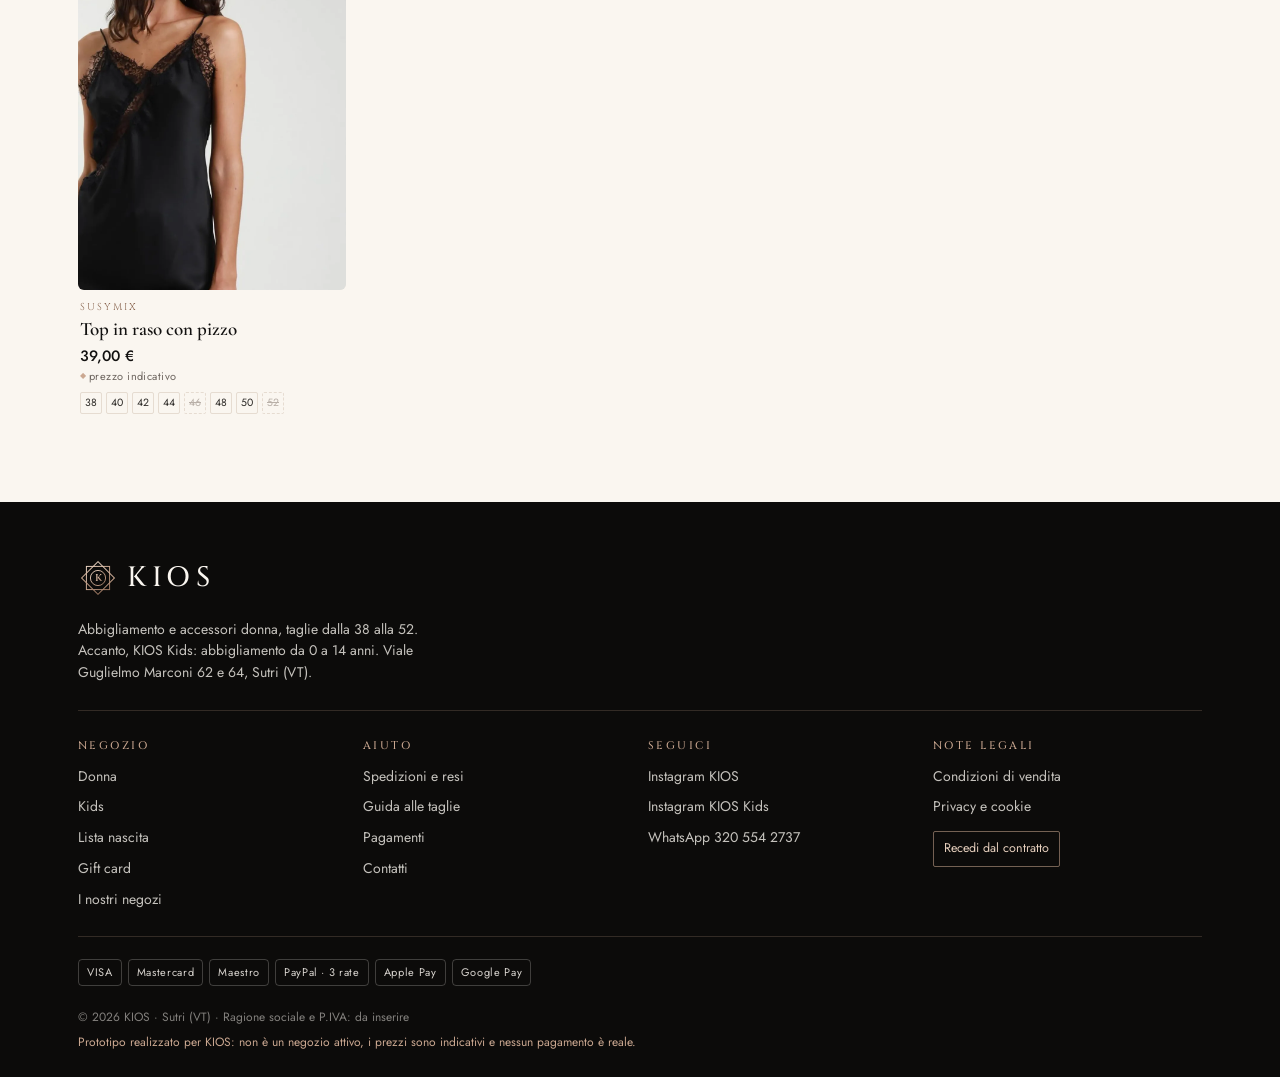
<file: donna.html>
<!doctype html>
<html lang="it">
<head>
<meta charset="utf-8">
<meta name="viewport" content="width=device-width, initial-scale=1, viewport-fit=cover">
<meta name="robots" content="noindex, nofollow">
<title>Donna, dalla 38 alla 52 · KIOS Sutri</title>
<meta name="description" content="Abbigliamento e accessori donna dalla 38 alla 52: filtra per taglia, ritiro gratis in negozio a Sutri.">
<meta name="theme-color" content="#121110">
<link rel="icon" href="assets/favicon.svg" type="image/svg+xml">
<link rel="preconnect" href="https://fonts.googleapis.com"><link rel="preconnect" href="https://fonts.gstatic.com" crossorigin>
<link href="https://fonts.googleapis.com/css2?family=Cinzel:wght@500;600&family=Cormorant+Garamond:ital,wght@0,500;0,600;1,500;1,600&family=Jost:wght@400;500;600&display=swap" rel="stylesheet">
<link rel="stylesheet" href="assets/kios.css">
</head>
<body>
<main>
  <div class="wrap page-head">
    <div class="crumbs"><a href="index.html">Home</a><span>/</span><span>Donna</span></div>
    <h1 id="title">Donna</h1>
    <p class="lead">Abbigliamento e accessori, scelti in negozio uno per uno. Per ogni capo vedi subito quali taglie ci sono.</p>
  </div>
  <div class="wrap"><div class="chips" id="cats"></div></div>
  <div class="filterbar">
    <div class="wrap">
      <div class="row"><span class="label">LA TUA TAGLIA</span><button class="reset" id="reset" hidden>Azzera filtri</button></div>
      <div class="sizes-row" id="sizes"></div>
      <div class="row" style="margin:10px 0 0"><span class="count" id="count"></span>
        <select class="select" id="sort" aria-label="Ordina"><option value="novita">Novità</option><option value="asc">Prezzo crescente</option><option value="desc">Prezzo decrescente</option></select></div>
    </div>
  </div>
  <div class="wrap"><div class="grid" id="grid"></div></div>
  <div class="section tight"></div>
</main>
<script src="assets/data.js"></script>
<script src="assets/kios.js"></script>
<script>KIOS.chrome({ world: "donna" }); KIOS.pages.donna();</script>
</body>
</html>
</file>
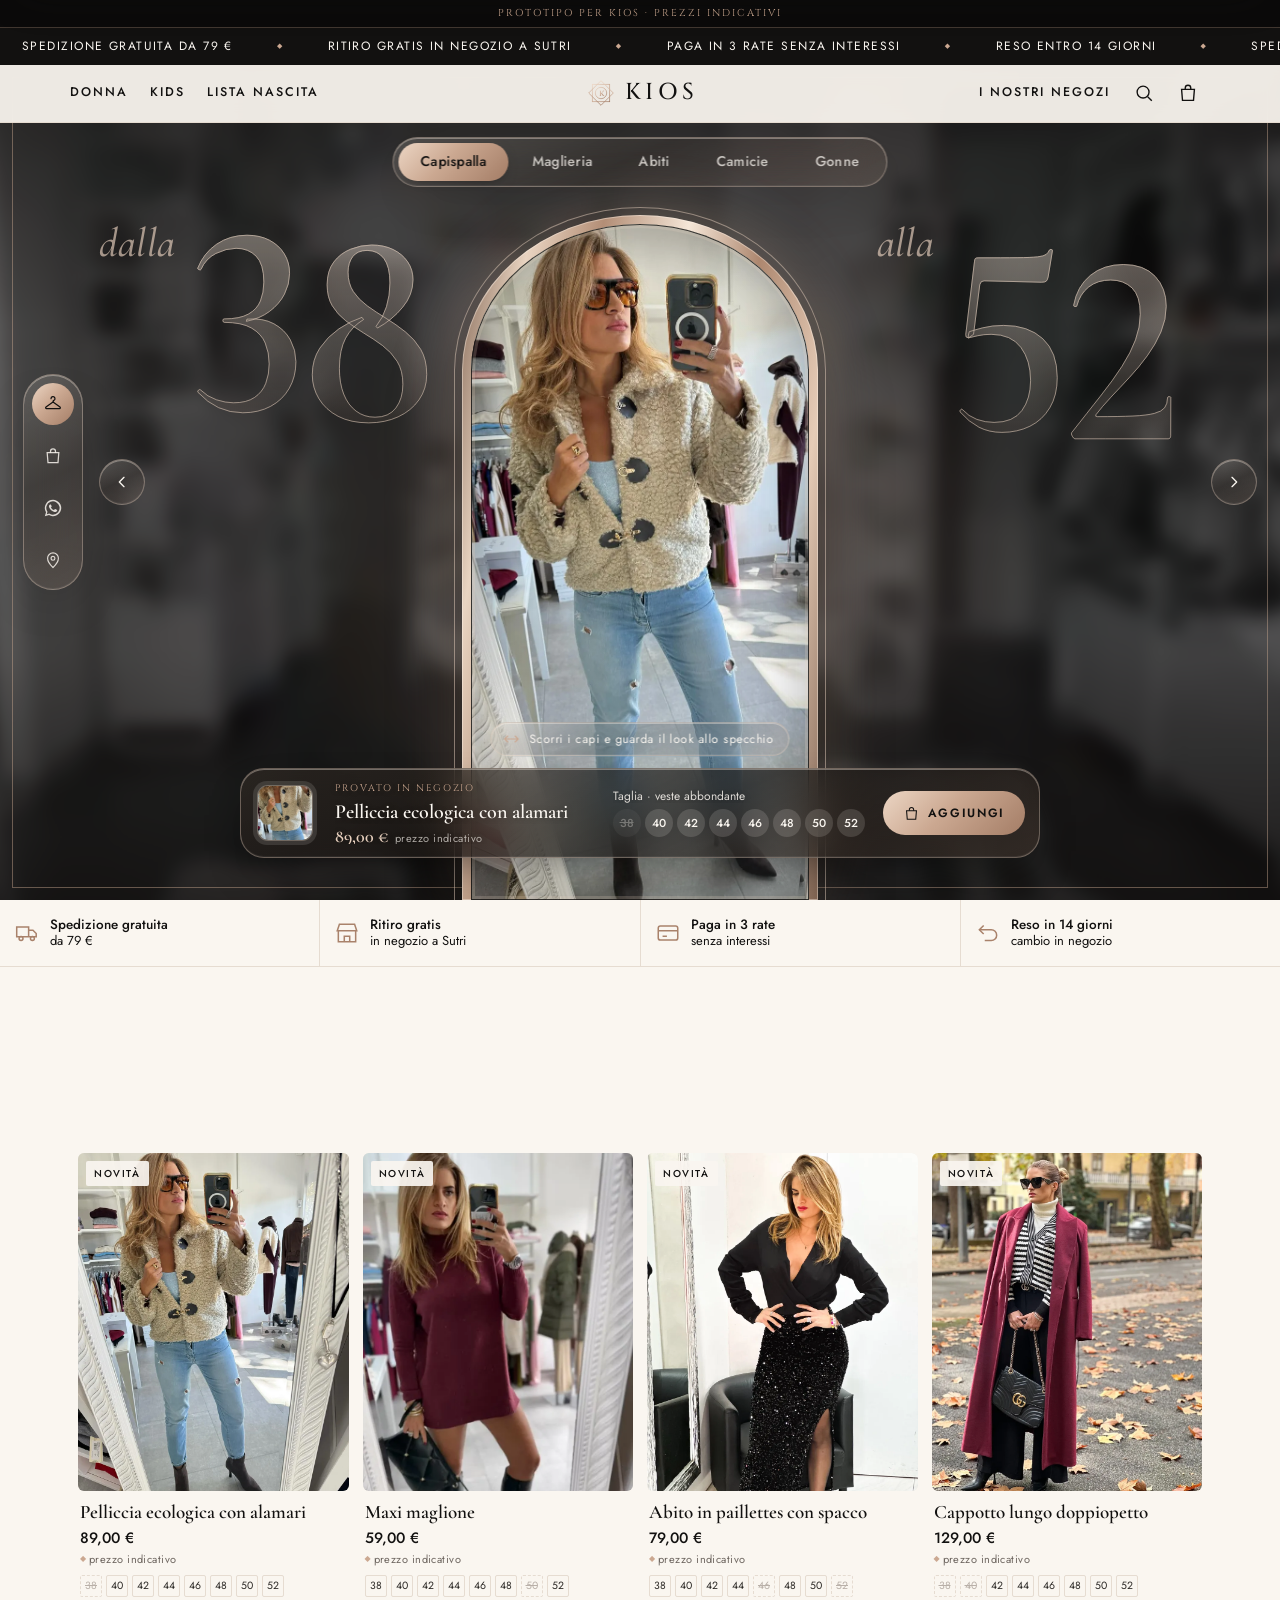
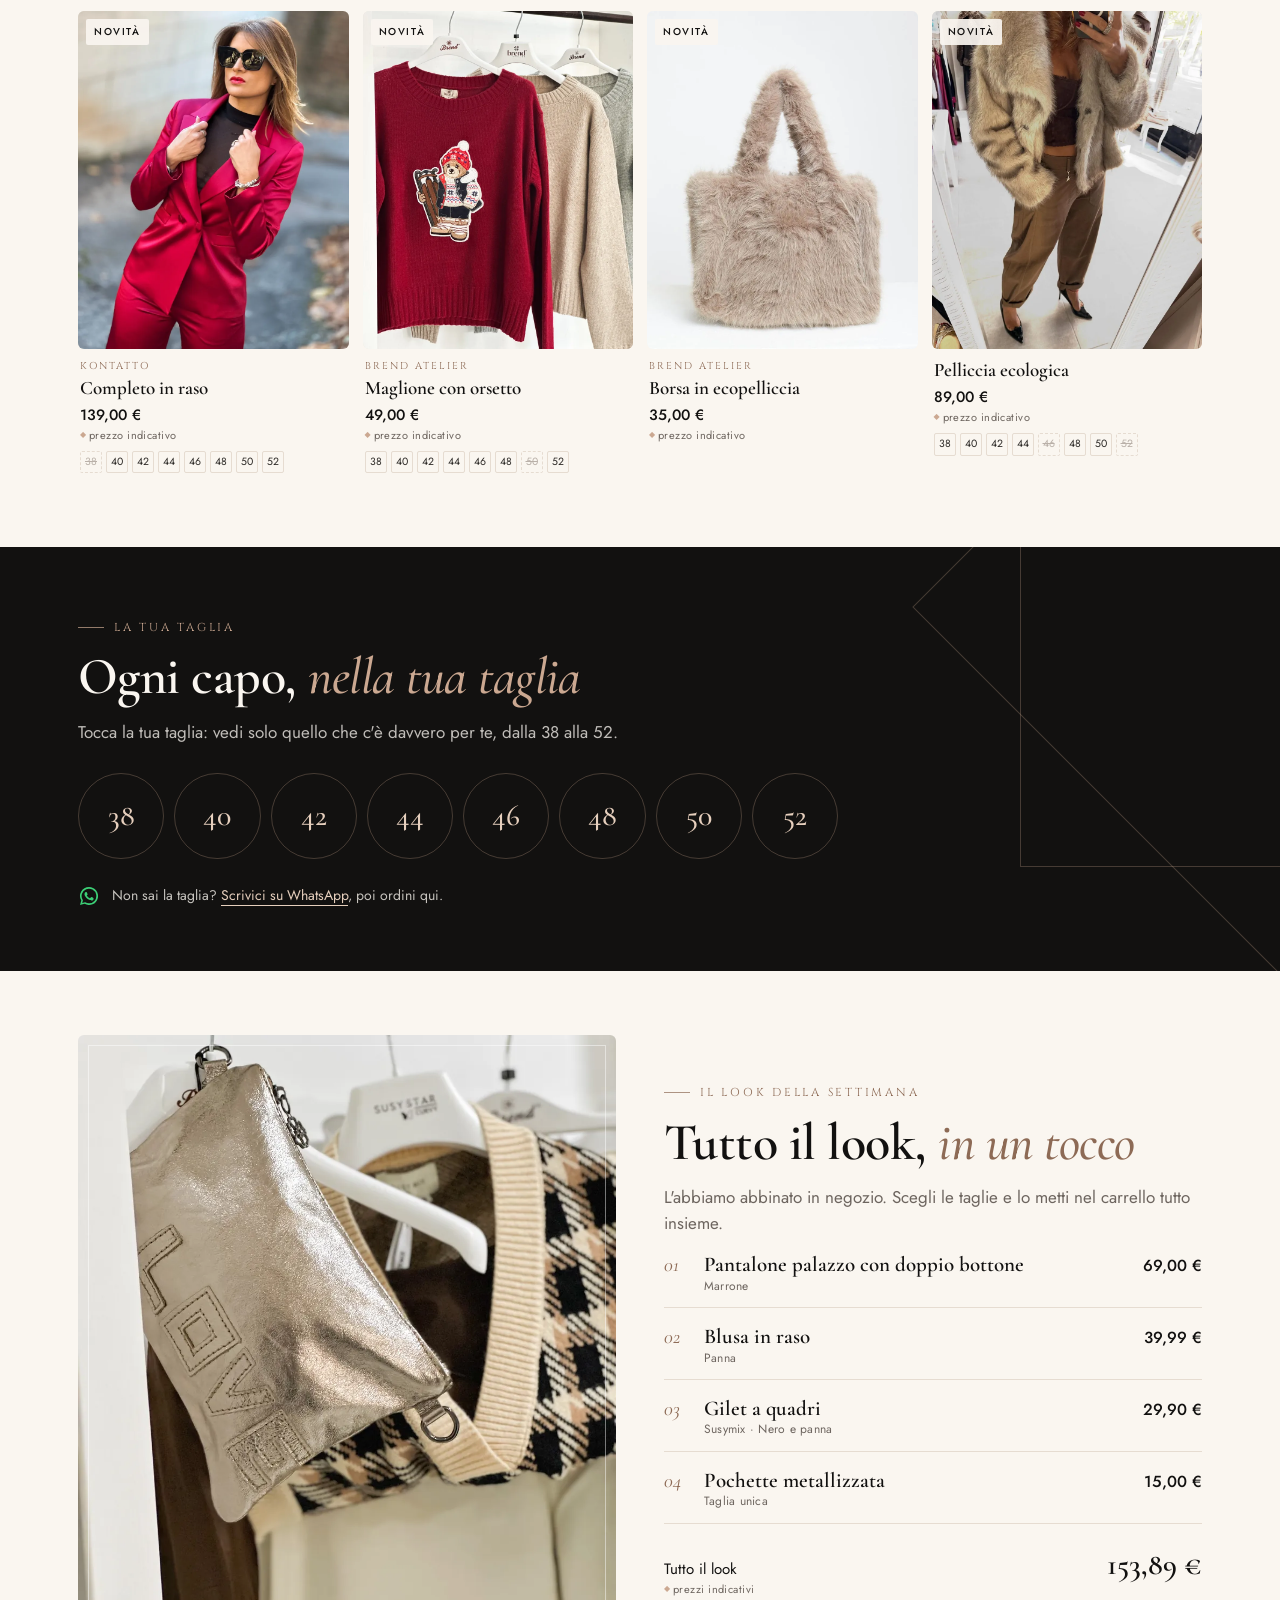
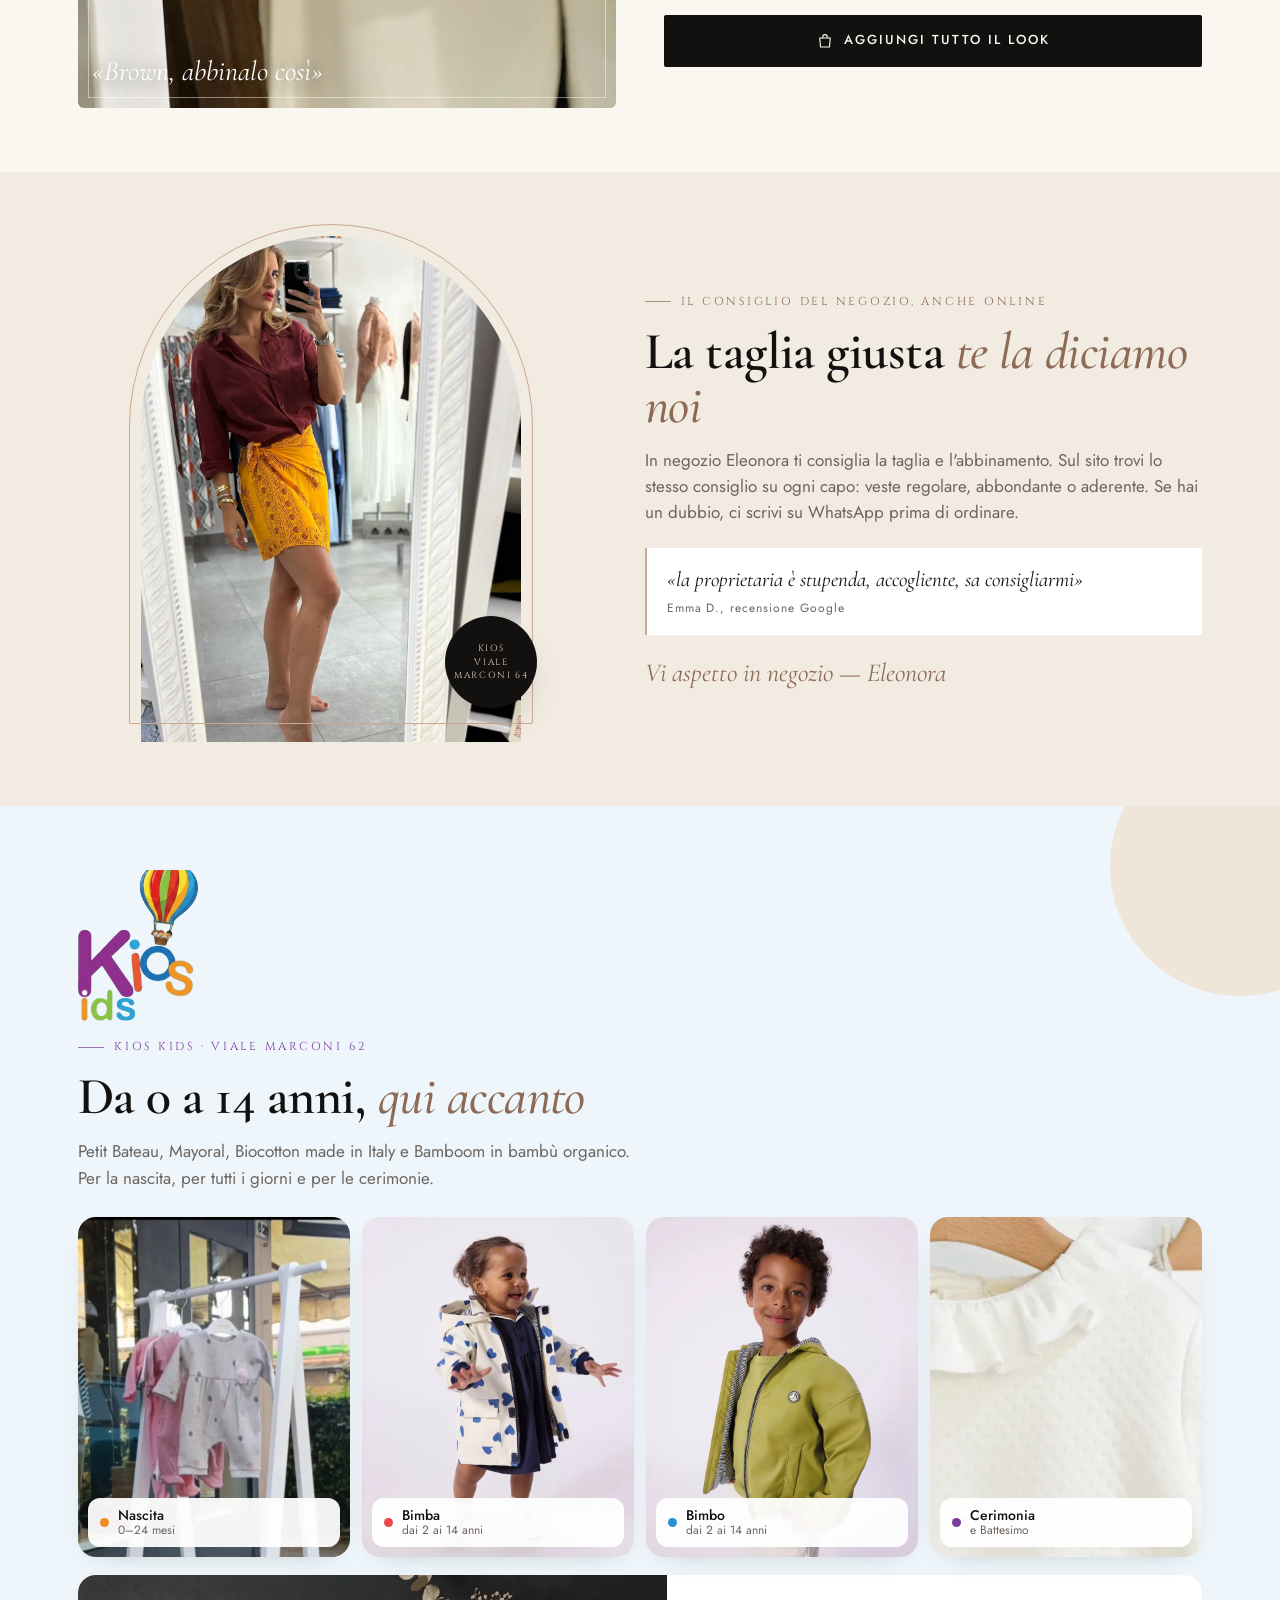
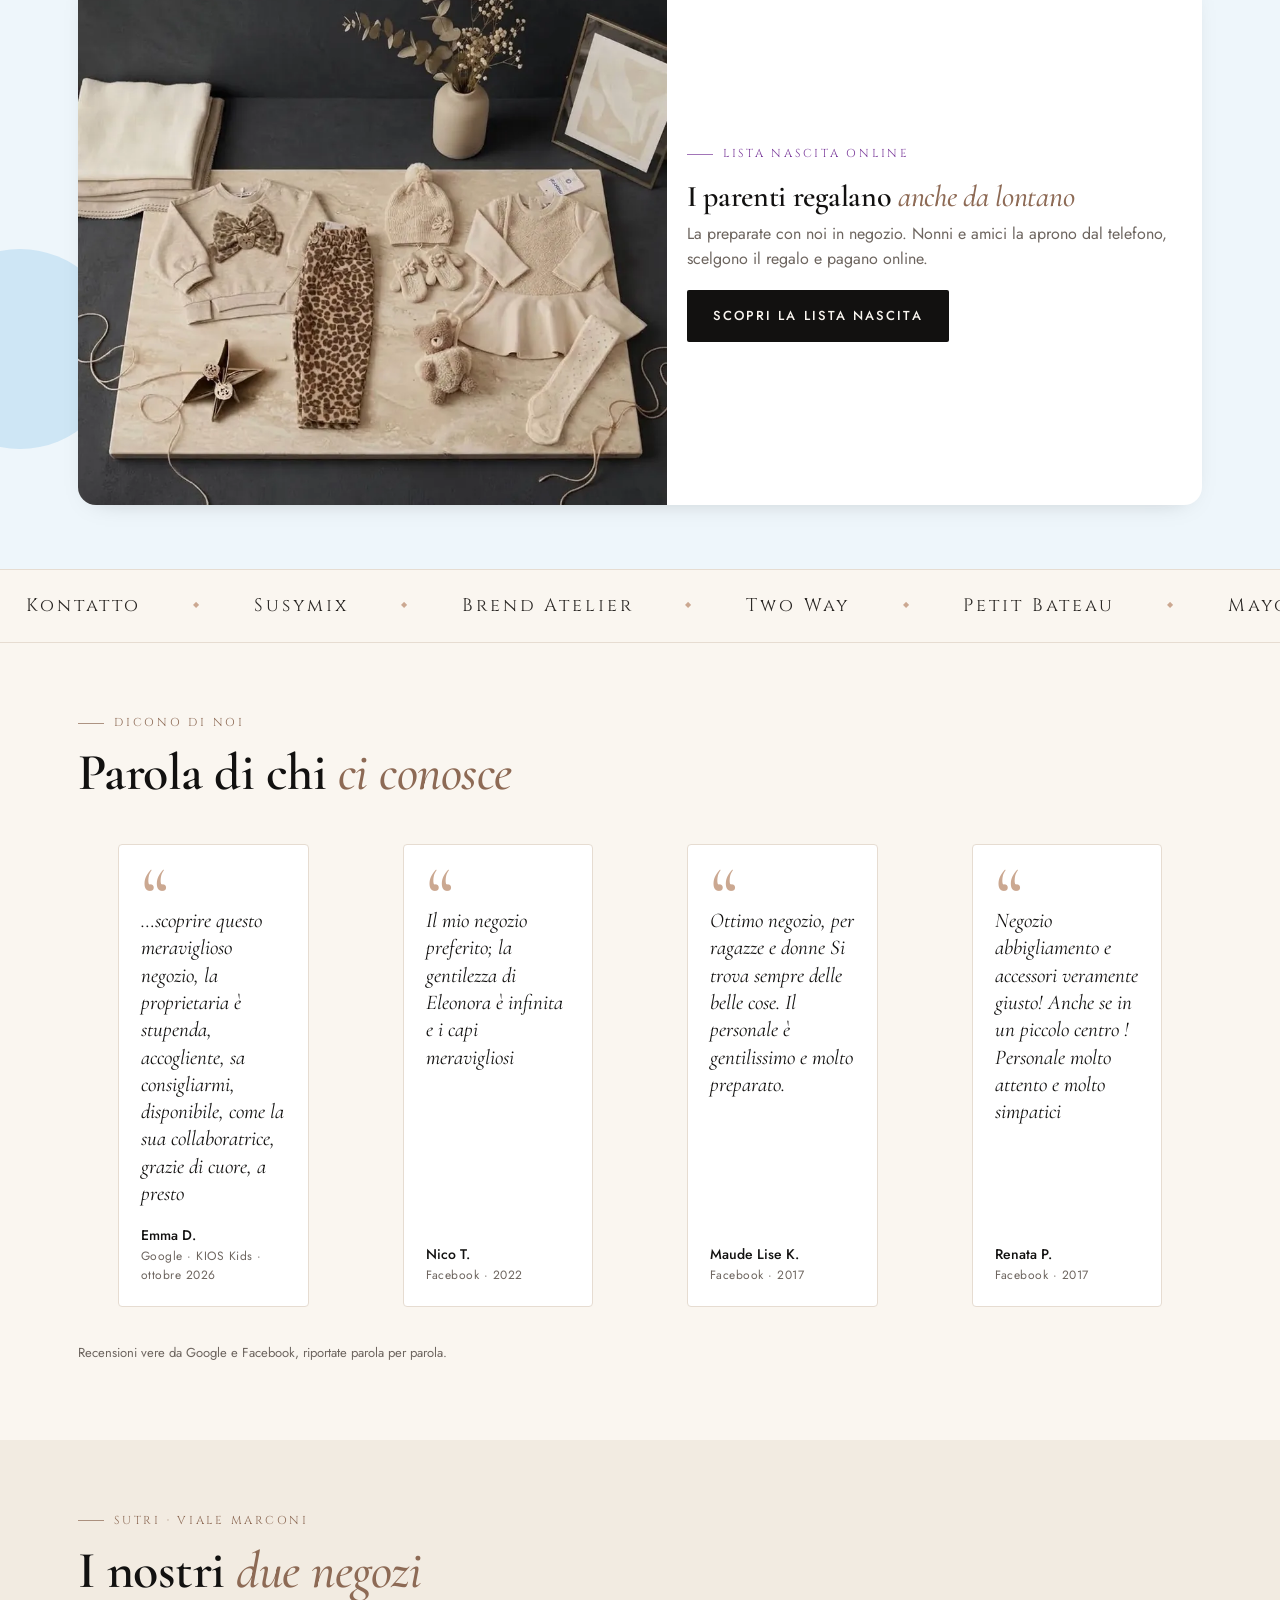
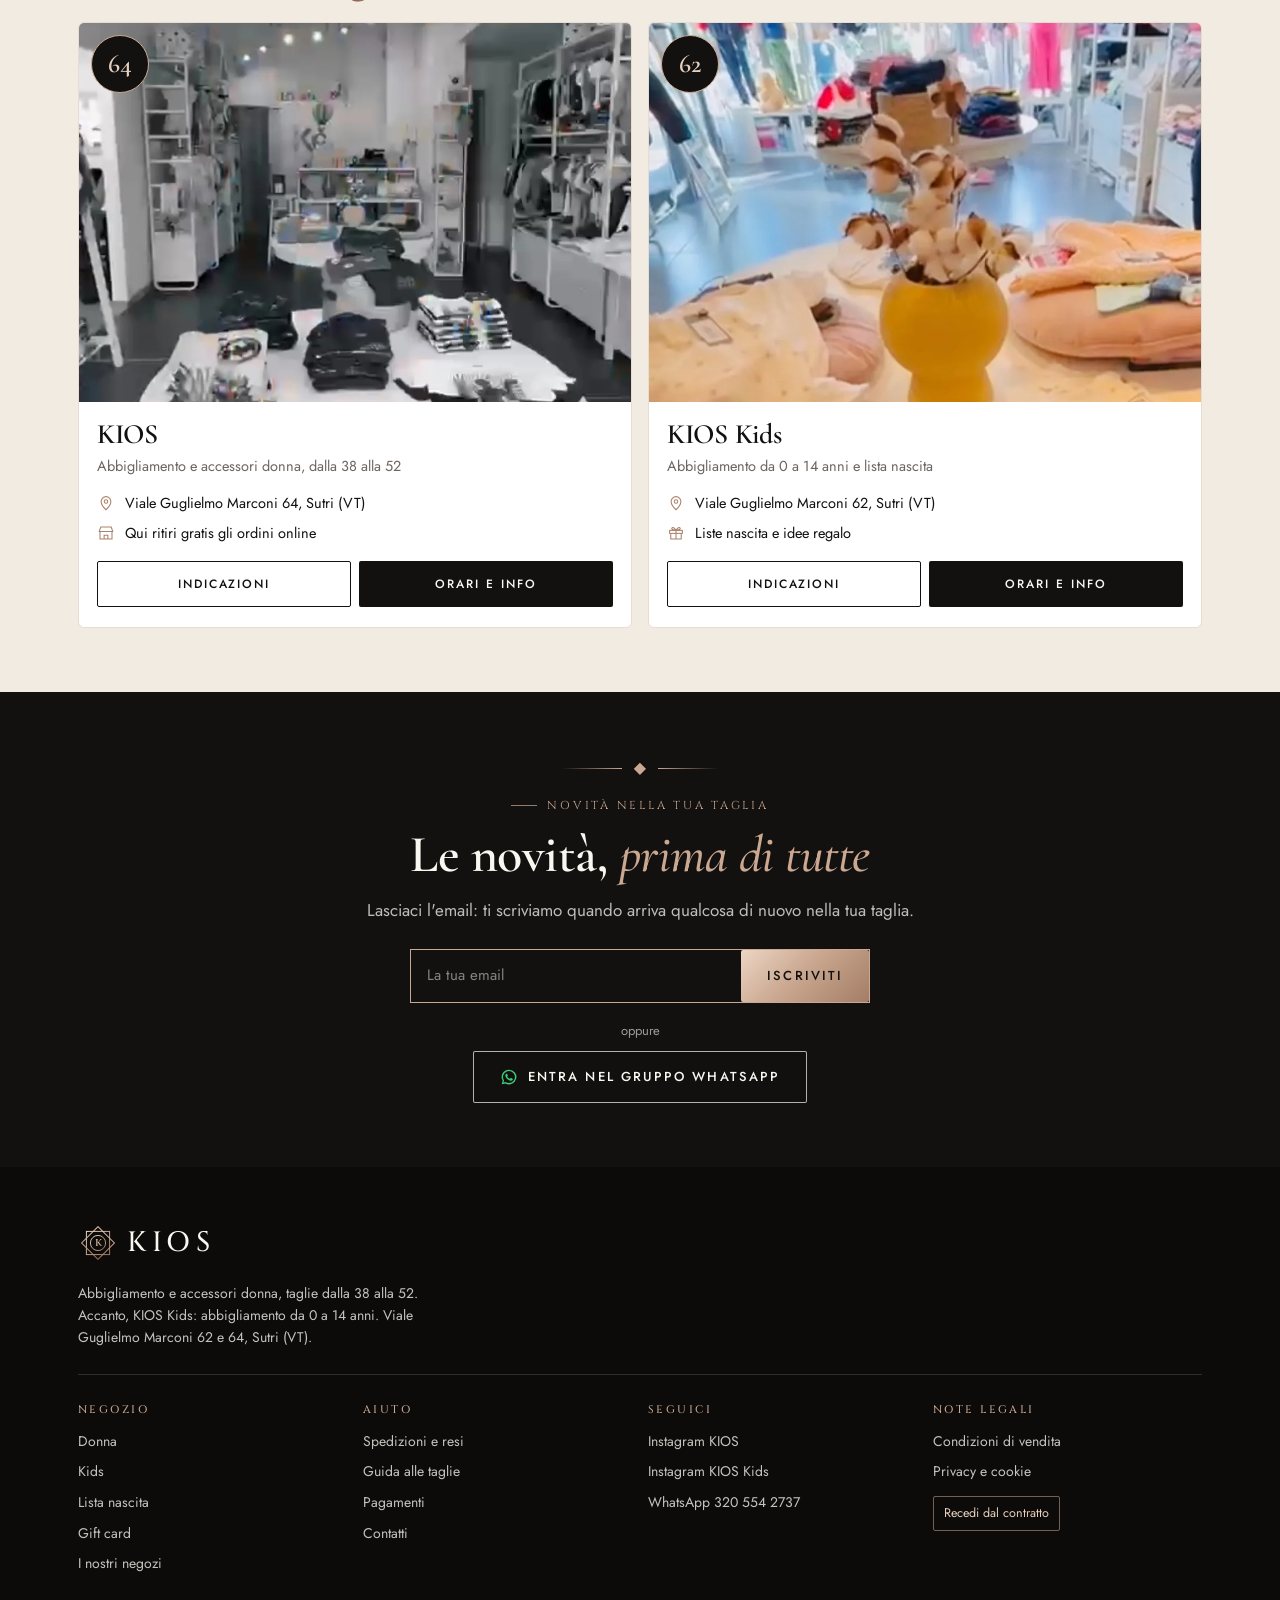
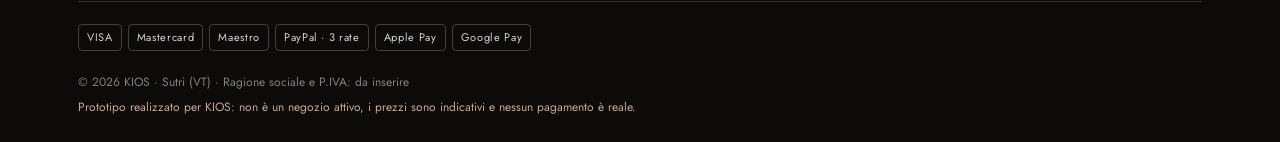
<file: index-v2.html>
<!doctype html>
<!-- Variante 2 della home (05.11.2026): prima schermata «Il camerino». Il resto della pagina è uguale a index.html. -->
<html lang="it">
<head>
<meta charset="utf-8">
<meta name="viewport" content="width=device-width, initial-scale=1, viewport-fit=cover">
<meta name="robots" content="noindex, nofollow">
<title>KIOS Sutri · Abbigliamento donna dalla 38 alla 52 e KIOS Kids</title>
<meta name="description" content="Prototipo del negozio online KIOS di Sutri: abbigliamento e accessori donna dalla 38 alla 52, KIOS Kids da 0 a 14 anni, lista nascita online, ritiro gratis in negozio.">
<meta name="theme-color" content="#121110">
<link rel="icon" href="assets/favicon.svg" type="image/svg+xml">
<link rel="preconnect" href="https://fonts.googleapis.com"><link rel="preconnect" href="https://fonts.gstatic.com" crossorigin>
<link href="https://fonts.googleapis.com/css2?family=Cinzel:wght@500;600&family=Cormorant+Garamond:ital,wght@0,500;0,600;1,500;1,600&family=Jost:wght@400;500;600&display=swap" rel="stylesheet">
<link rel="stylesheet" href="assets/kios.css">
<link rel="stylesheet" href="assets/v2.css">
<link rel="preload" as="image" href="img/hero-1.webp">
</head>
<body>
<main>
  <section class="hero v2" aria-label="Il camerino di KIOS: scegli un capo e guardalo provato in negozio">
    <div class="v2-room" aria-hidden="true"></div>
    <h1 class="v2-ghost"><span class="sr">KIOS Sutri, abbigliamento donna </span><span class="gw"><i>dalla</i><b>3</b><b>8</b></span><span class="sr"> </span><span class="gw"><i>alla</i><b>5</b><b>2</b></span></h1>
    <div class="v2-tabs glass" role="group" aria-label="Tipo di capo"><span class="v2-pill" aria-hidden="true"></span></div>
    <div class="v2-rail glass">
      <span class="is-on" role="img" data-tip="Il camerino" aria-label="Il camerino"><svg viewBox="0 0 24 24" fill="none" stroke="currentColor" stroke-width="1.5" stroke-linecap="round" stroke-linejoin="round"><path d="M9.6 5.6a2.4 2.4 0 1 1 3.5 2.1c-.7.4-1.1.9-1.1 1.7v.3l8.4 6c.8.6.4 1.8-.6 1.8H4.2c-1 0-1.4-1.2-.6-1.8L12 9.7"/></svg></span>
      <a href="carrello.html" data-tip="Carrello" aria-label="Carrello"><i data-i="bag"></i></a>
      <a class="v2-wa" href="negozi.html#contatti" data-tip="Chiedi su WhatsApp" aria-label="Chiedi su WhatsApp" target="_blank" rel="noopener"><i data-i="wa"></i></a>
      <a href="negozi.html" data-tip="I nostri negozi" aria-label="I nostri negozi"><i data-i="pin"></i></a>
    </div>
    <div class="v2-stage" role="region" aria-roledescription="carosello" aria-label="Capi da provare allo specchio"><div class="v2-arc"></div></div>
    <button class="v2-arrow prev glass" type="button" aria-label="Capo precedente"><svg viewBox="0 0 24 24" fill="none" stroke="currentColor" stroke-width="2" stroke-linecap="round" stroke-linejoin="round"><path d="M15 5l-7 7 7 7"/></svg></button>
    <button class="v2-arrow next glass" type="button" aria-label="Capo successivo"><svg viewBox="0 0 24 24" fill="none" stroke="currentColor" stroke-width="2" stroke-linecap="round" stroke-linejoin="round"><path d="M9 5l7 7-7 7"/></svg></button>
    <figure class="v2-mirror">
      <div class="v2-frame"><div class="v2-glass"><img class="v2-cur" alt="" decoding="async"><img class="v2-next" alt="" aria-hidden="true" decoding="async"><div class="v2-grid"></div></div></div>
      <div class="v2-scan" aria-hidden="true"></div>
    </figure>
    <div class="v2-hint glass"><svg viewBox="0 0 24 24" fill="none" stroke="currentColor" stroke-width="1.5" stroke-linecap="round" stroke-linejoin="round"><path d="M7 8l-4 4 4 4M17 8l4 4-4 4M3 12h18"/></svg><span>Scorri i capi e guarda il look allo specchio</span></div>
    <div class="v2-buy glass">
      <a class="v2-th" href="donna.html" aria-label="Apri la scheda del capo"><i></i></a>
      <div class="v2-info">
        <div class="v2-eye">Provato in negozio</div>
        <a class="v2-ln v2-nm" href="donna.html" aria-live="polite"><span></span></a>
        <div class="v2-ln v2-pr"><span></span></div>
      </div>
      <div class="v2-sz"><div class="v2-ln v2-lb"><span>Taglia</span></div><div class="v2-chips" role="group" aria-label="Scegli la taglia"></div></div>
      <button class="v2-add" type="button" aria-label="Aggiungi al carrello"><i data-i="bag"></i><span>Aggiungi</span></button>
    </div>
    <div class="v2-cursor" aria-hidden="true"><div class="v2-ring"></div><div class="v2-dot"></div><span class="v2-t t-try">PROVA</span><span class="v2-t t-drag">SCORRI</span></div>
  </section>

  <div class="trust">
    <div><i data-i="truck"></i><span><b>Spedizione gratuita</b>da 79 €</span></div>
    <div><i data-i="store"></i><span><b>Ritiro gratis</b>in negozio a Sutri</span></div>
    <div><i data-i="card"></i><span><b>Paga in 3 rate</b>senza interessi</span></div>
    <div><i data-i="ret"></i><span><b>Reso in 14 giorni</b>cambio in negozio</span></div>
  </div>

  <section class="section">
    <div class="wrap">
      <div class="sec-head rv"><div><p class="eyebrow">Appena arrivati</p><h2>Novità <em class="g">Donna</em></h2></div><a class="link" href="donna.html?cat=novita">Tutto <i data-i="arrow"></i></a></div>
      <div class="rail" id="novita"></div>
    </div>
  </section>

  <section class="section dark size-block">
    <div class="wrap">
      <p class="eyebrow">La tua taglia</p>
      <h2>Ogni capo, <em class="g">nella tua taglia</em></h2>
      <p class="lead">Tocca la tua taglia: vedi solo quello che c'è davvero per te, dalla 38 alla 52.</p>
      <div class="size-grid">
        <a href="donna.html?taglia=38">38</a><a href="donna.html?taglia=40">40</a><a href="donna.html?taglia=42">42</a><a href="donna.html?taglia=44">44</a>
        <a href="donna.html?taglia=46">46</a><a href="donna.html?taglia=48">48</a><a href="donna.html?taglia=50">50</a><a href="donna.html?taglia=52">52</a>
      </div>
      <div class="help"><i data-i="wa"></i><span>Non sai la taglia? <a data-wa="Ciao! Mi aiuti a scegliere la taglia?">Scrivici su WhatsApp</a>, poi ordini qui.</span></div>
    </div>
  </section>

  <section class="section" id="look">
    <div class="wrap look">
      <figure class="look-media rv" style="margin:0"><img src="img/look-brown.webp" alt="Pochette metallizzata, gilet a quadri, blusa in raso e pantalone palazzo marrone" loading="lazy"><figcaption>«Brown, abbinalo così»</figcaption></figure>
      <div class="rv">
        <p class="eyebrow">Il look della settimana</p>
        <h2>Tutto il look, <em class="g">in un tocco</em></h2>
        <p class="lead">L'abbiamo abbinato in negozio. Scegli le taglie e lo metti nel carrello tutto insieme.</p>
        <ul class="look-list" id="look-list"></ul>
        <div class="look-total" id="look-total"></div>
        <button class="btn btn-ink btn-block" id="look-btn"><i data-i="bag"></i>Aggiungi tutto il look</button>
      </div>
    </div>
  </section>

  <section class="section cream">
    <div class="wrap owner">
      <div class="arch rv"><img src="img/hero-3.webp" alt="Un look provato allo specchio del negozio KIOS" loading="lazy"><div class="seal"><span>KIOS<br>VIALE<br>MARCONI 64</span></div></div>
      <div class="rv">
        <p class="eyebrow">Il consiglio del negozio, anche online</p>
        <h2>La taglia giusta <em class="g">te la diciamo noi</em></h2>
        <p class="lead">In negozio Eleonora ti consiglia la taglia e l'abbinamento. Sul sito trovi lo stesso consiglio su ogni capo: veste regolare, abbondante o aderente. Se hai un dubbio, ci scrivi su WhatsApp prima di ordinare.</p>
        <blockquote class="quote">«la proprietaria è stupenda, accogliente, sa consigliarmi»<cite>Emma D., recensione Google</cite></blockquote>
        <div class="sign">Vi aspetto in negozio — Eleonora</div>
      </div>
    </div>
  </section>

  <section class="section kids-zone">
    <div class="wrap">
      <img class="kids-logo rv" src="img/logo-kids.png" alt="KIOS Kids" loading="lazy">
      <p class="eyebrow">KIOS Kids · Viale Marconi 62</p>
      <h2>Da 0 a 14 anni, <em class="g">qui accanto</em></h2>
      <p class="lead">Petit Bateau, Mayoral, Biocotton made in Italy e Bamboom in bambù organico. Per la nascita, per tutti i giorni e per le cerimonie.</p>
      <div class="tiles">
        <a class="tile rv" href="kids.html?cat=nascita#catalogo" style="--dot:var(--k-orange)"><img src="img/k-nascita.webp" alt="Completini per neonati appesi davanti al negozio KIOS Kids" loading="lazy" style="object-position:50% 40%"><span class="lbl"><b>Nascita<small>0–24 mesi</small></b></span></a>
        <a class="tile rv" href="kids.html?cat=bimba#catalogo" style="--dot:var(--k-red)"><img src="img/k-bimba.webp" alt="Bimba con impermeabile a cuori Petit Bateau" loading="lazy" style="object-position:50% 30%"><span class="lbl"><b>Bimba<small>dai 2 ai 14 anni</small></b></span></a>
        <a class="tile rv" href="kids.html?cat=bimbo#catalogo" style="--dot:var(--k-blue)"><img src="img/k-bimbo.webp" alt="Bimbo con giacca verde Petit Bateau" loading="lazy" style="object-position:50% 25%"><span class="lbl"><b>Bimbo<small>dai 2 ai 14 anni</small></b></span></a>
        <a class="tile rv" href="kids.html?cat=cerimonia#catalogo" style="--dot:var(--k-purple)"><img src="img/k-cerimonia.webp" alt="Abito bianco con colletto a balze Petit Bateau" loading="lazy" style="object-position:40% 50%"><span class="lbl"><b>Cerimonia<small>e Battesimo</small></b></span></a>
      </div>
      <div class="nascita-banner rv">
        <img src="img/k-set-maglia.webp" alt="Coordinato nascita in maglia Mayoral" loading="lazy">
        <div><p class="eyebrow">Lista nascita online</p><h3>I parenti regalano <em class="g">anche da lontano</em></h3>
          <p>La preparate con noi in negozio. Nonni e amici la aprono dal telefono, scelgono il regalo e pagano online.</p>
          <a class="btn btn-ink" href="lista-nascita.html">Scopri la lista nascita</a></div>
      </div>
    </div>
  </section>

  <div class="brands" aria-label="Alcuni marchi in negozio"><div class="brands-track">
    <span>Kontatto</span><span>Susymix</span><span>Brend Atelier</span><span>Two Way</span><span>Petit Bateau</span><span>Mayoral</span><span>Bamboom</span><span>Biocotton</span><span>Losan</span><span>Kappa</span>
    <span>Kontatto</span><span>Susymix</span><span>Brend Atelier</span><span>Two Way</span><span>Petit Bateau</span><span>Mayoral</span><span>Bamboom</span><span>Biocotton</span><span>Losan</span><span>Kappa</span>
  </div></div>

  <section class="section">
    <div class="wrap">
      <div class="sec-head rv"><div><p class="eyebrow">Dicono di noi</p><h2>Parola di chi <em class="g">ci conosce</em></h2></div></div>
      <div class="reviews" id="reviews"></div>
      <p class="small" style="margin-top:8px">Recensioni vere da Google e Facebook, riportate parola per parola.</p>
    </div>
  </section>

  <section class="section cream" id="negozi">
    <div class="wrap">
      <div class="sec-head rv"><div><p class="eyebrow">Sutri · Viale Marconi</p><h2>I nostri <em class="g">due negozi</em></h2></div></div>
      <div class="shops">
        <article class="shop rv"><div class="shop-img"><img src="img/shop-donna.webp" alt="Interno del negozio KIOS" loading="lazy"><span class="shop-num">64</span></div>
          <div class="shop-body"><h3>KIOS</h3><p>Abbigliamento e accessori donna, dalla 38 alla 52</p>
            <div class="shop-lines"><div><i data-i="pin"></i><span>Viale Guglielmo Marconi 64, Sutri (VT)</span></div><div><i data-i="store"></i><span>Qui ritiri gratis gli ordini online</span></div></div>
            <div class="shop-actions"><a class="btn btn-line" href="https://www.google.com/maps/dir/?api=1&amp;destination=Viale+Guglielmo+Marconi+64+Sutri" target="_blank" rel="noopener">Indicazioni</a><a class="btn btn-ink" href="negozi.html">Orari e info</a></div></div></article>
        <article class="shop rv"><div class="shop-img"><img src="img/shop-kids.webp" alt="Interno del negozio KIOS Kids" loading="lazy" style="object-position:50% 45%"><span class="shop-num">62</span></div>
          <div class="shop-body"><h3>KIOS Kids</h3><p>Abbigliamento da 0 a 14 anni e lista nascita</p>
            <div class="shop-lines"><div><i data-i="pin"></i><span>Viale Guglielmo Marconi 62, Sutri (VT)</span></div><div><i data-i="gift"></i><span>Liste nascita e idee regalo</span></div></div>
            <div class="shop-actions"><a class="btn btn-line" href="https://www.google.com/maps/dir/?api=1&amp;destination=Viale+Guglielmo+Marconi+62+Sutri" target="_blank" rel="noopener">Indicazioni</a><a class="btn btn-ink" href="negozi.html">Orari e info</a></div></div></article>
      </div>
    </div>
  </section>

  <section class="section dark news">
    <div class="wrap">
      <div class="ornament">◆</div>
      <p class="eyebrow" style="justify-content:center;margin-top:16px">Novità nella tua taglia</p>
      <h2>Le novità, <em class="g">prima di tutte</em></h2>
      <p class="lead" style="margin:14px auto 0">Lasciaci l'email: ti scriviamo quando arriva qualcosa di nuovo nella tua taglia.</p>
      <form id="news-form"><input type="email" placeholder="La tua email" aria-label="La tua email"><button class="btn btn-gold" type="submit">Iscriviti</button></form>
      <p class="or">oppure</p>
      <a class="btn btn-light" data-wa="Ciao! Vorrei entrare nel gruppo WhatsApp delle novità."><i data-i="wa"></i>Entra nel gruppo WhatsApp</a>
    </div>
  </section>
</main>
<script src="assets/data.js"></script>
<script src="assets/kios.js"></script>
<script>KIOS.chrome({ home: true }); KIOS.pages.home();</script>
<script src="assets/v2.js"></script>
</body>
</html>
</file>
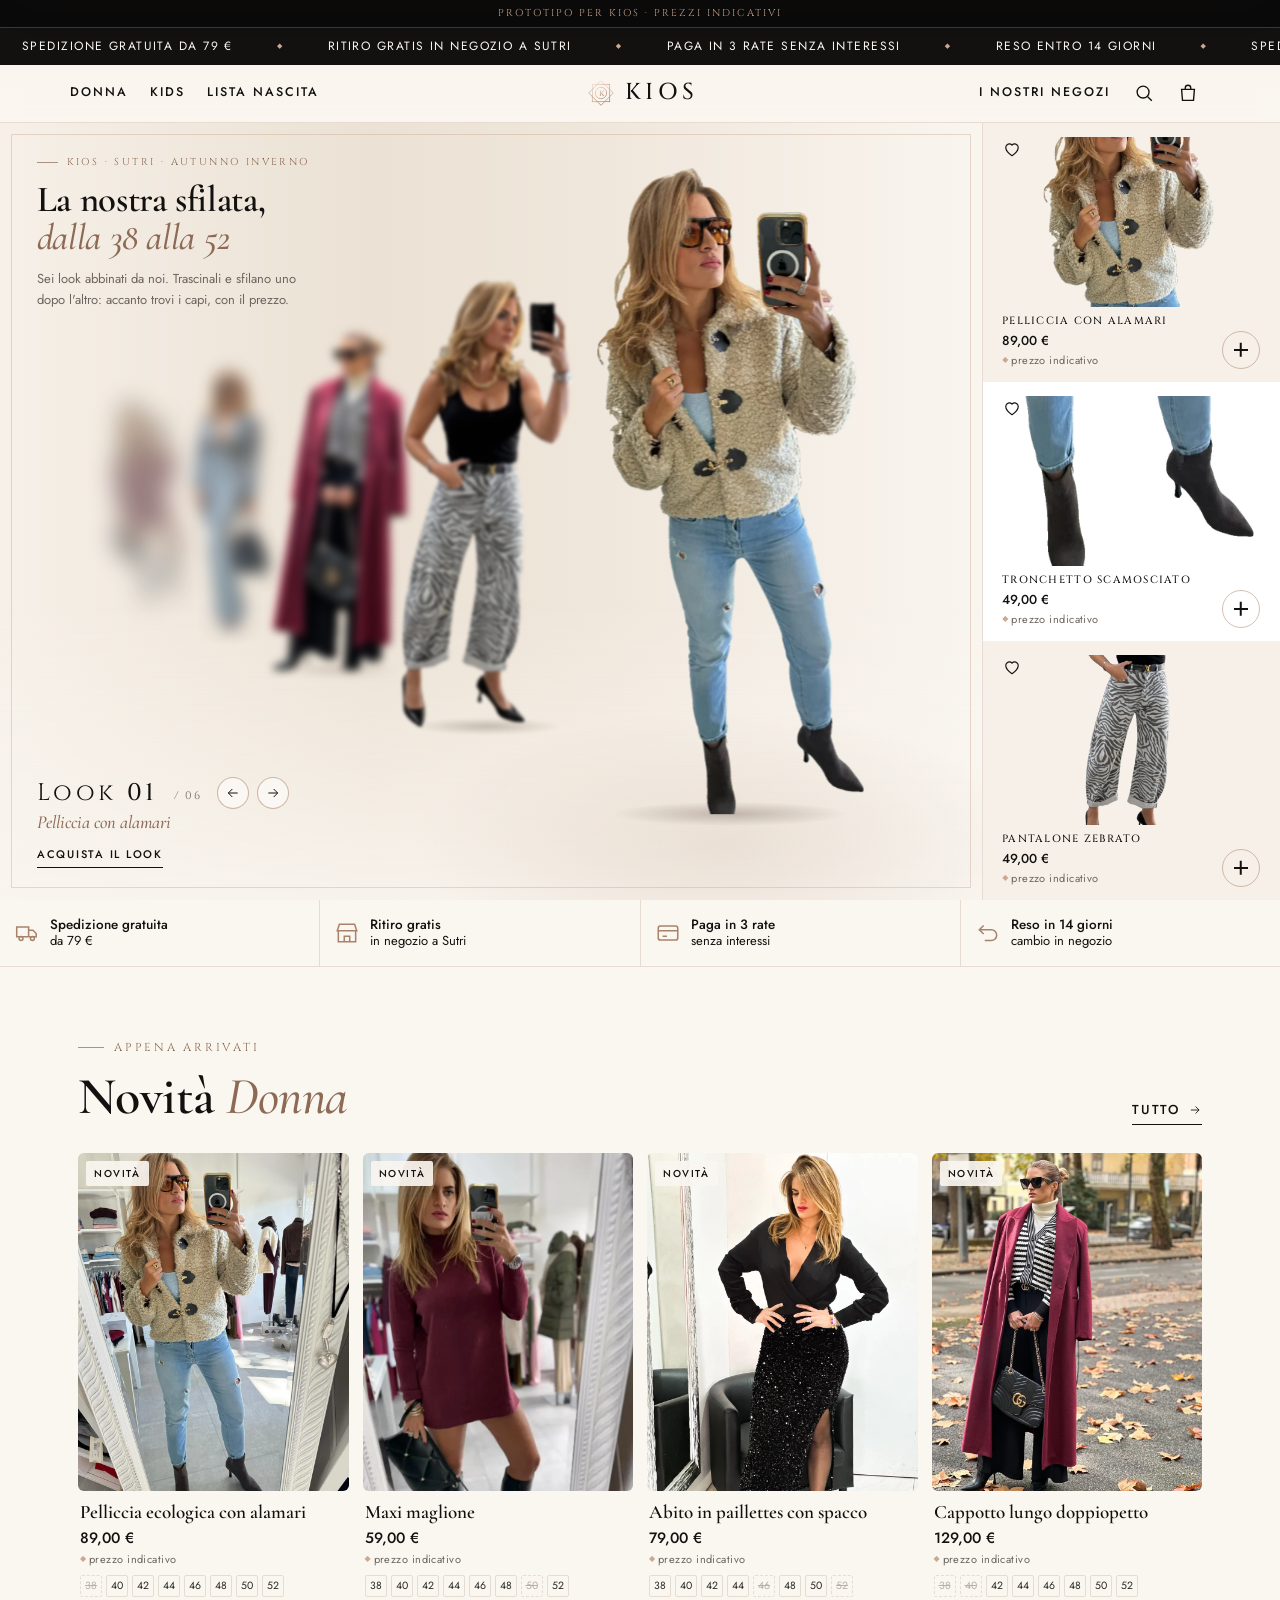
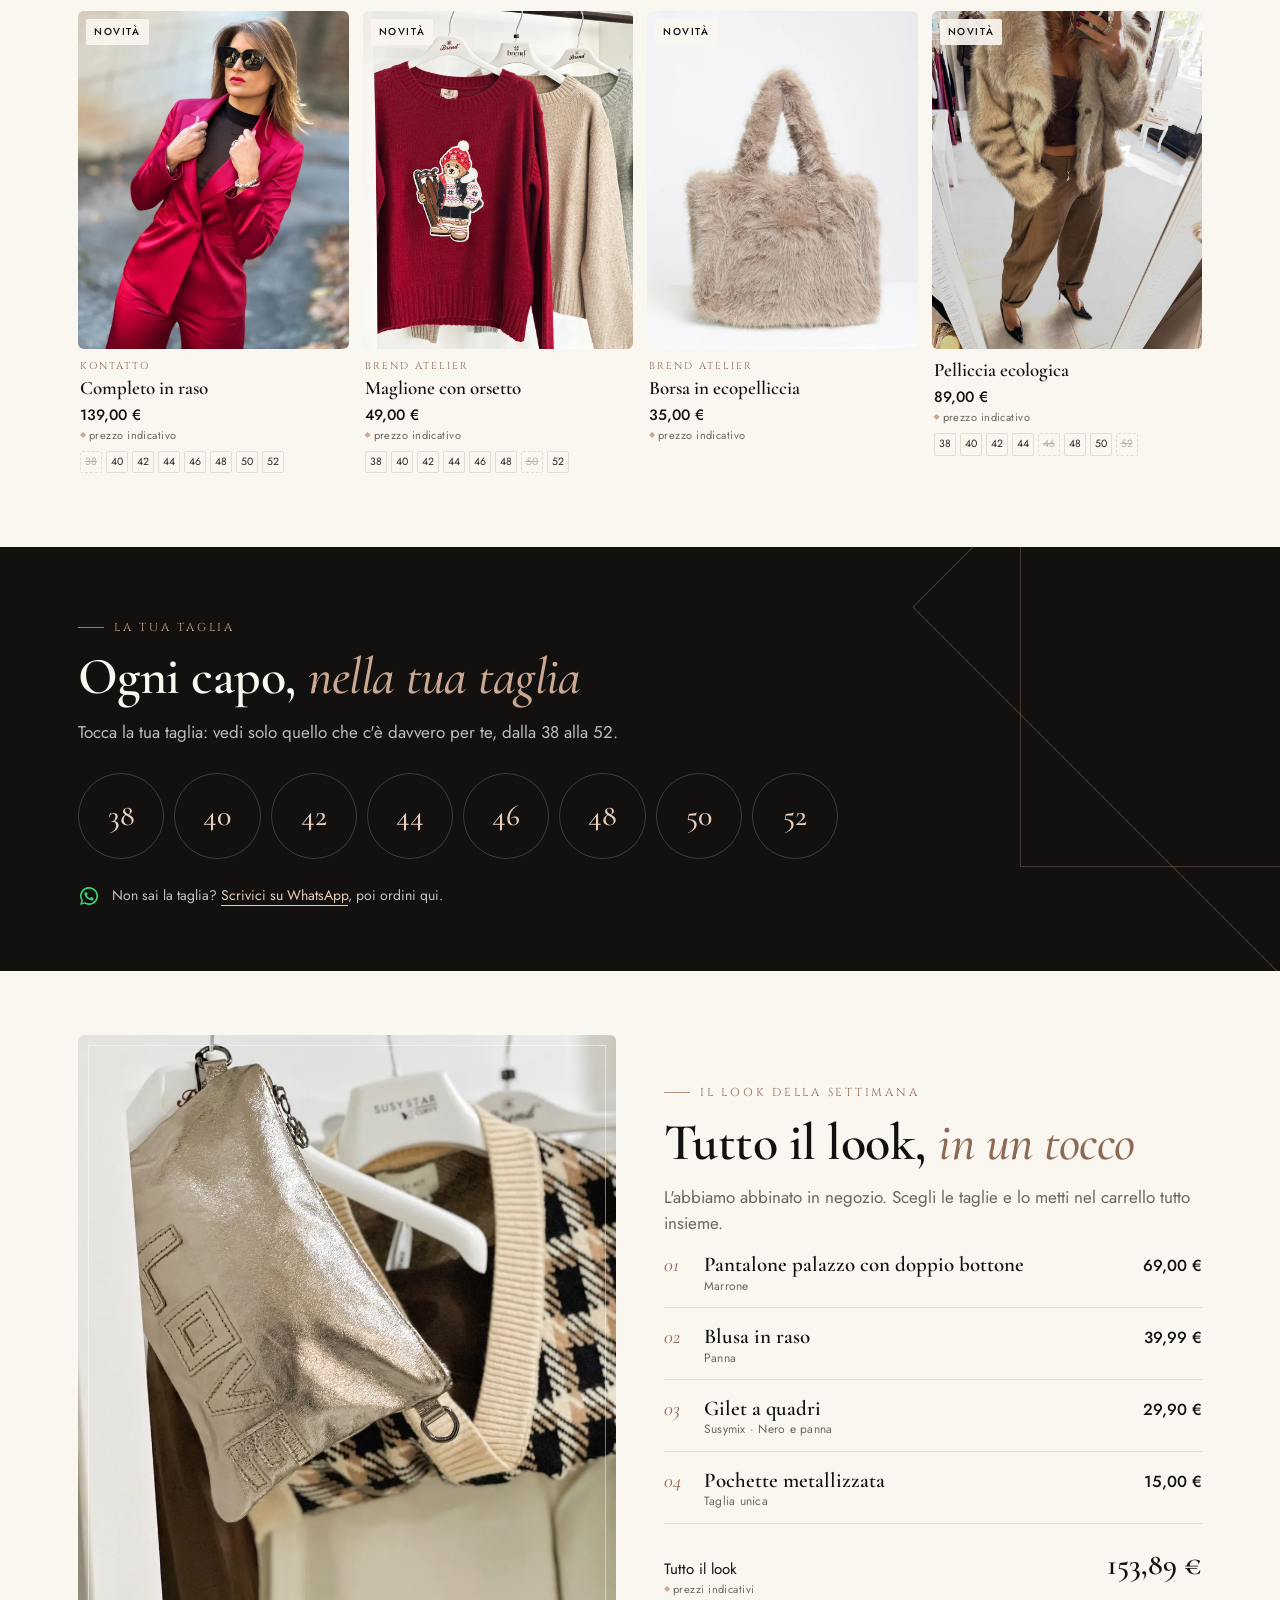
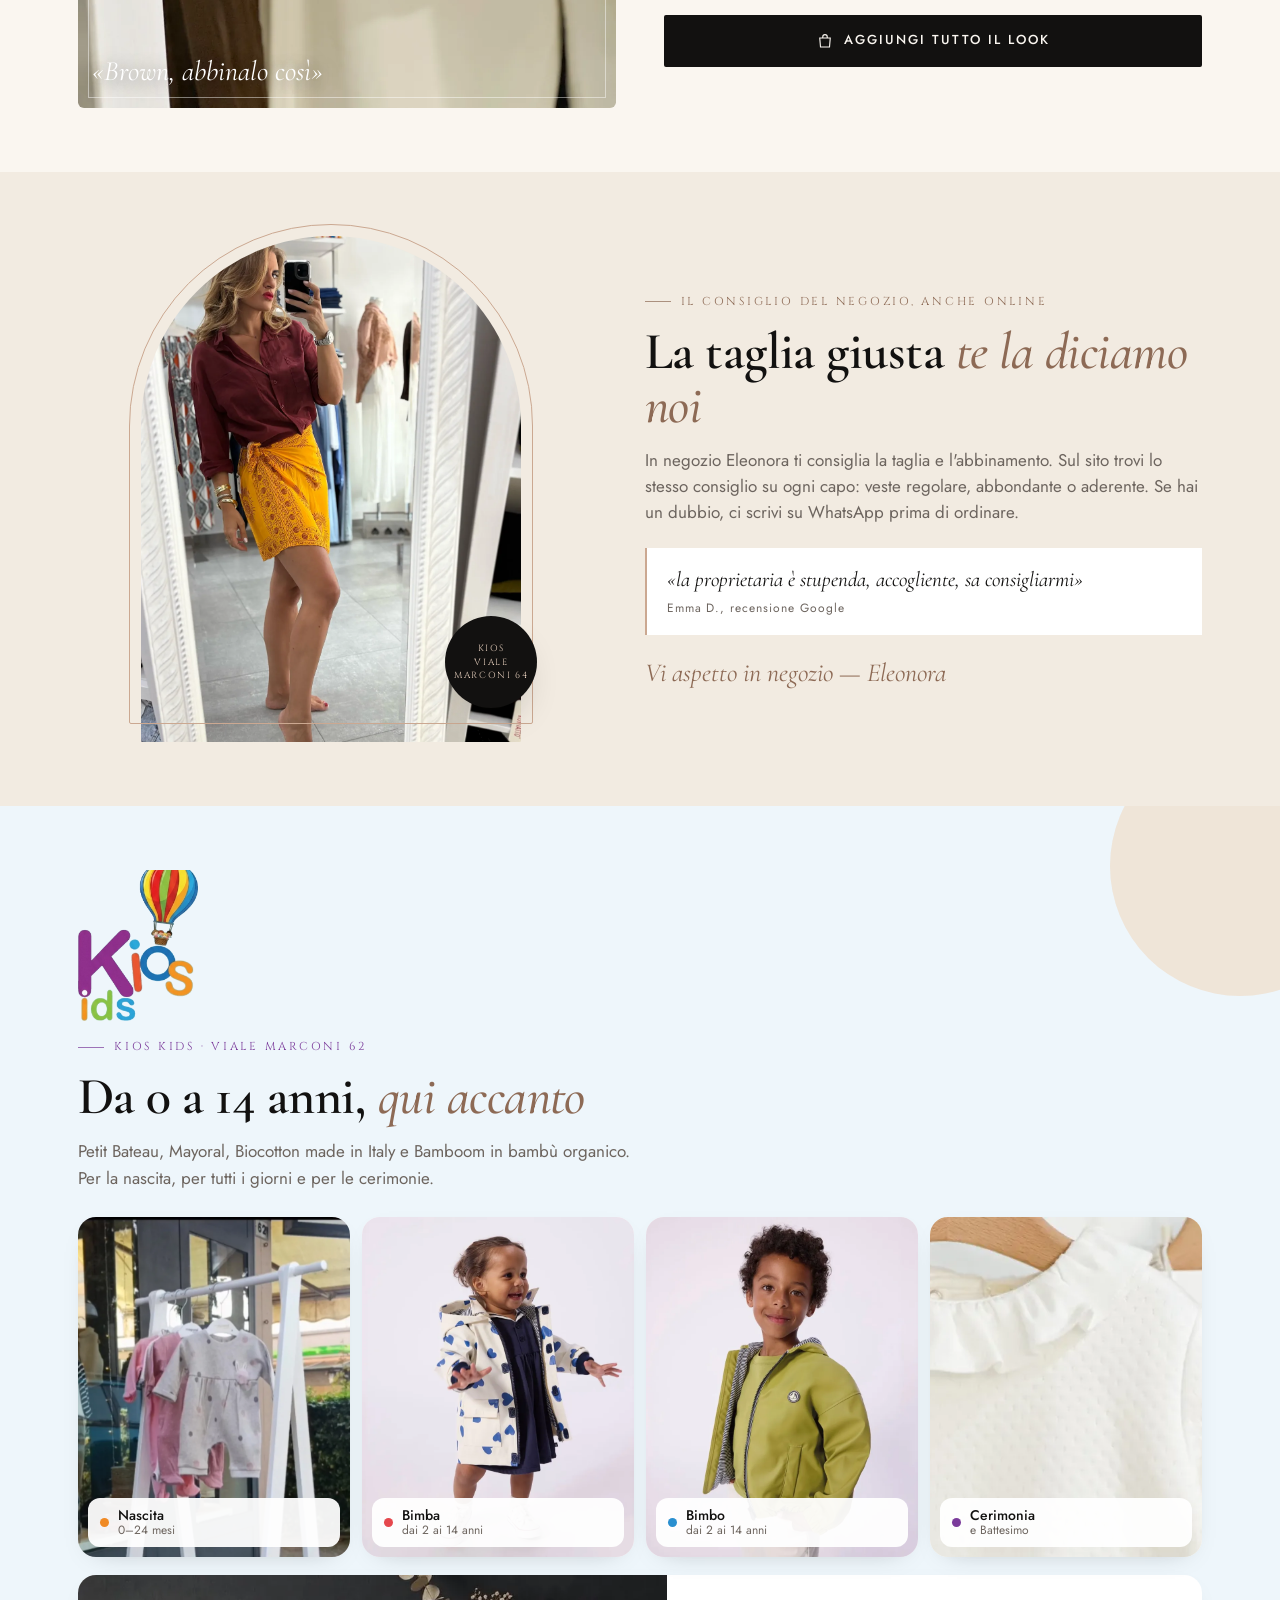
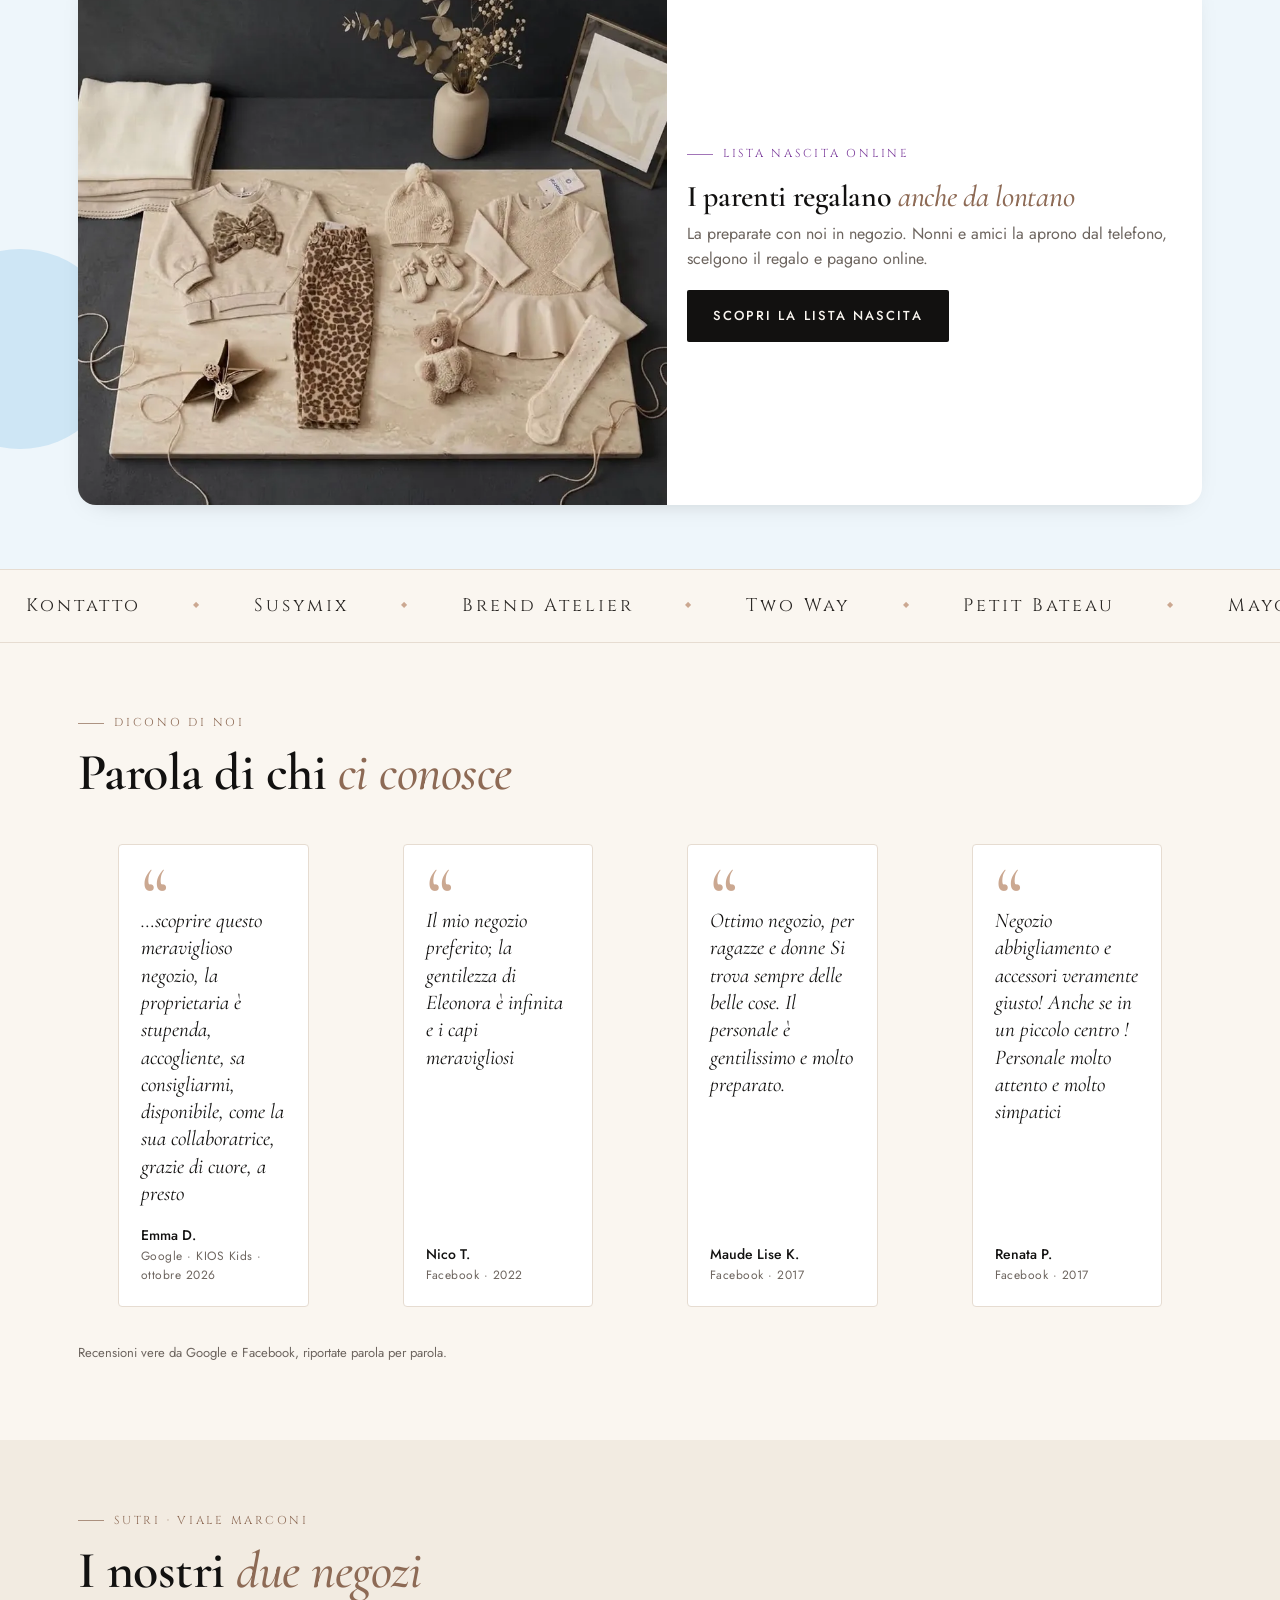
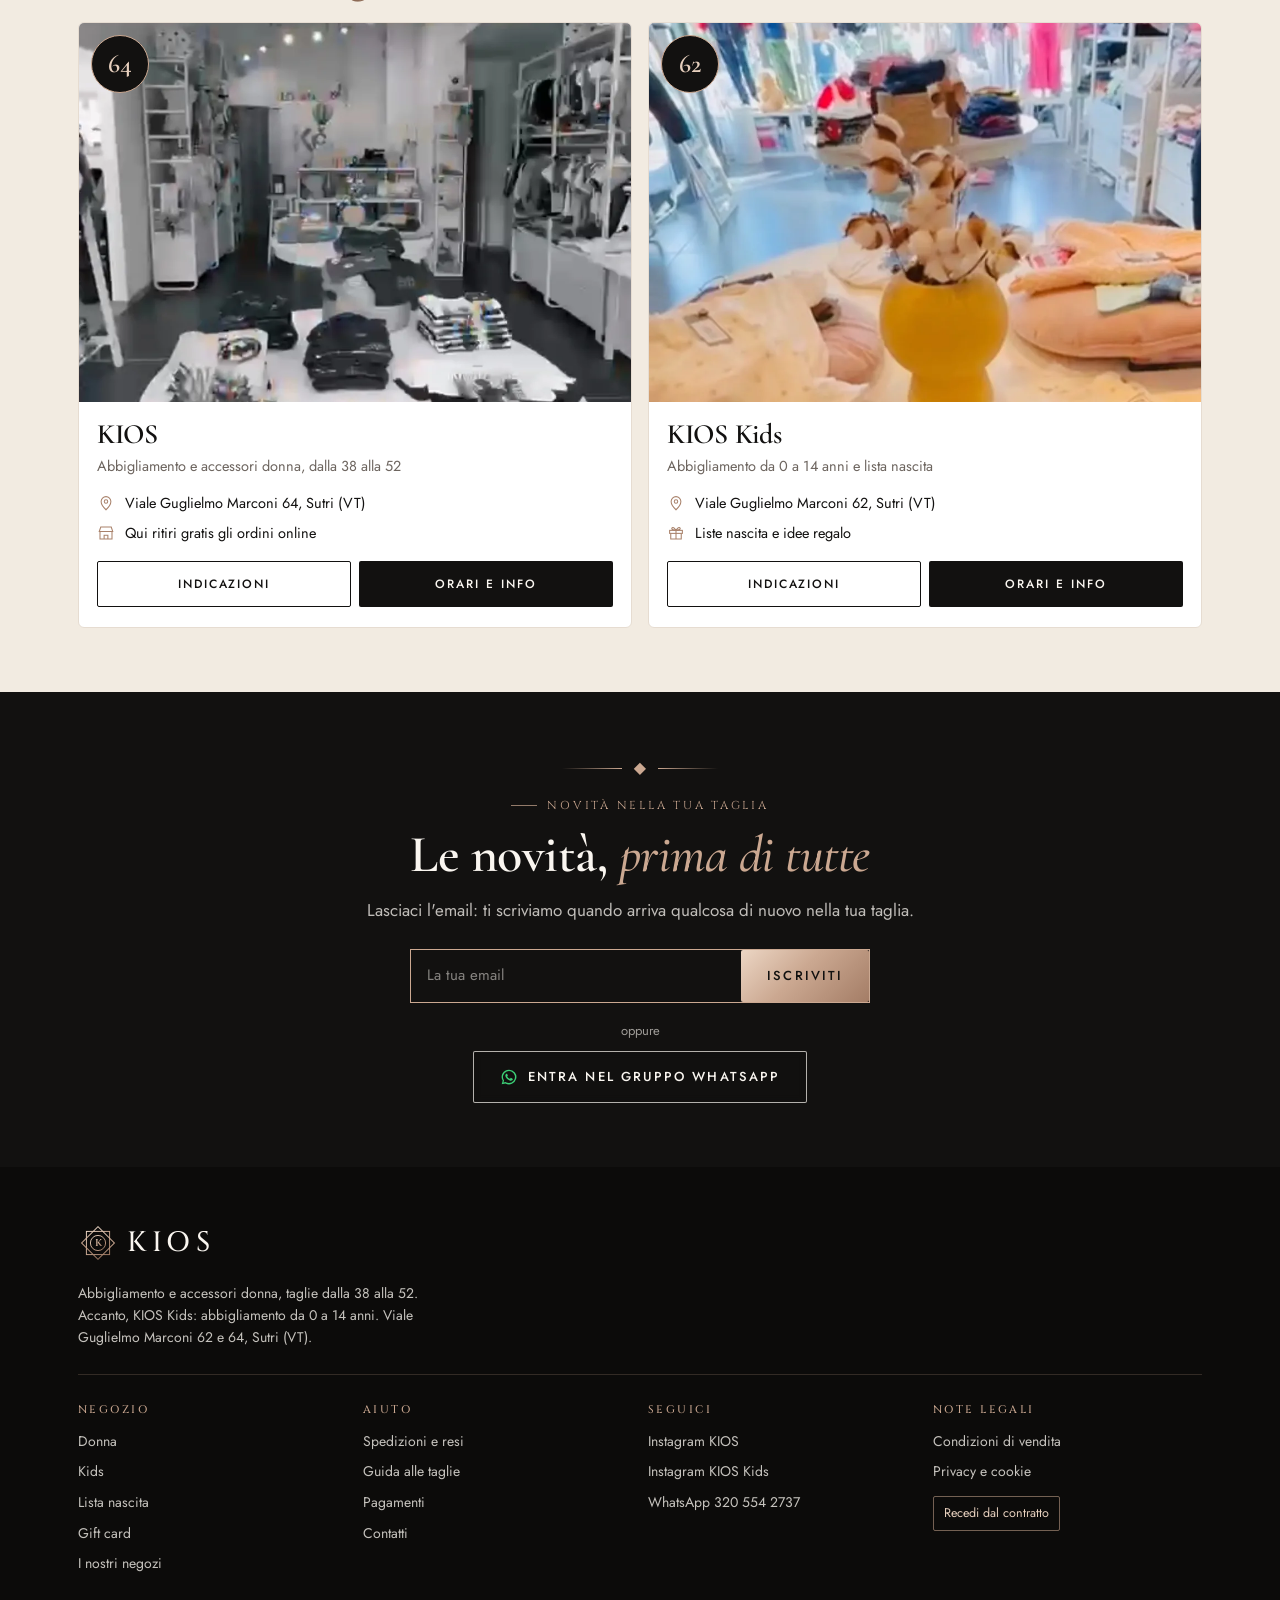
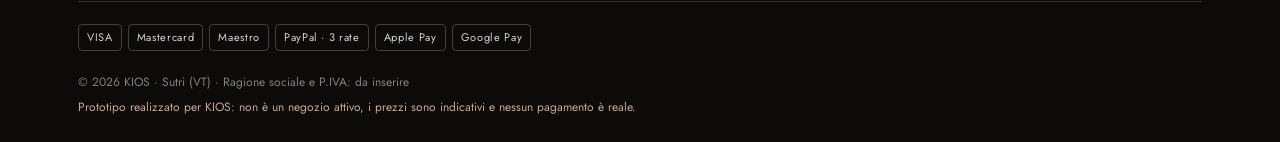
<file: index-v3.html>
<!doctype html>
<html lang="it">
<!-- Variante 3 del primo schermo: «la sfilata» (sei look in profondità). Il resto della pagina è uguale a index.html. -->
<head>
<meta charset="utf-8">
<meta name="viewport" content="width=device-width, initial-scale=1, viewport-fit=cover">
<meta name="robots" content="noindex, nofollow">
<title>KIOS Sutri · Abbigliamento donna dalla 38 alla 52 e KIOS Kids</title>
<meta name="description" content="Prototipo del negozio online KIOS di Sutri: abbigliamento e accessori donna dalla 38 alla 52, KIOS Kids da 0 a 14 anni, lista nascita online, ritiro gratis in negozio.">
<meta name="theme-color" content="#121110">
<link rel="icon" href="assets/favicon.svg" type="image/svg+xml">
<link rel="preconnect" href="https://fonts.googleapis.com"><link rel="preconnect" href="https://fonts.gstatic.com" crossorigin>
<link href="https://fonts.googleapis.com/css2?family=Cinzel:wght@500;600&family=Cormorant+Garamond:ital,wght@0,500;0,600;1,500;1,600&family=Jost:wght@400;500;600&display=swap" rel="stylesheet">
<link rel="stylesheet" href="assets/kios.css">
<link rel="stylesheet" href="assets/v3.css?v=3">
<link rel="preload" as="image" href="img/v3-look-1.webp" type="image/webp" fetchpriority="high">
<link rel="preload" as="image" href="img/v3-look-2.webp" type="image/webp">
</head>
<body>
<main>
  <section class="rw" id="runway" aria-label="La sfilata di KIOS: sei look e i loro capi">
    <div class="rw-stage" id="rw-stage" tabindex="0" aria-label="Sei look in fila. Trascina, usa le frecce o tocca un look per portarlo avanti.">
      <div class="rw-line" id="rw-line" aria-hidden="true"></div>
      <div class="rw-intro">
        <p class="rw-eyebrow"><span>KIOS · Sutri<span class="rw-season"> · Autunno Inverno</span></span></p>
        <h1>La nostra sfilata, <em>dalla 38 alla 52</em></h1>
        <p class="rw-lead">Sei look abbinati da noi. Trascinali e sfilano uno dopo l'altro: accanto trovi i capi, con il prezzo.</p>
      </div>
      <div class="rw-tag">
        <div class="rw-row">
          <div class="rw-look" aria-hidden="true"><span>Look</span><span class="rw-win"><span class="rw-roll" id="rw-roll"></span></span><span class="rw-of">/ 06</span></div>
          <div class="rw-nav"><button type="button" id="rw-prev" aria-label="Look precedente"><i data-i="arrow"></i></button><button type="button" id="rw-next" aria-label="Look successivo"><i data-i="arrow"></i></button></div>
        </div>
        <div class="rw-win rw-names" aria-hidden="true"><span class="rw-roll" id="rw-names"></span></div>
        <button class="rw-shop" type="button" id="rw-shop">Acquista il look</button>
        <p class="sr" id="rw-status" aria-live="polite"></p>
      </div>
      <div class="rw-ring" id="rw-ring" aria-hidden="true"></div>
    </div>
    <aside class="rw-rail" id="rw-rail" aria-label="I capi del look"></aside>
    <div class="rw-wait" id="rw-wait" aria-hidden="true"></div>
  </section>

  <div class="trust">
    <div><i data-i="truck"></i><span><b>Spedizione gratuita</b>da 79 €</span></div>
    <div><i data-i="store"></i><span><b>Ritiro gratis</b>in negozio a Sutri</span></div>
    <div><i data-i="card"></i><span><b>Paga in 3 rate</b>senza interessi</span></div>
    <div><i data-i="ret"></i><span><b>Reso in 14 giorni</b>cambio in negozio</span></div>
  </div>

  <section class="section">
    <div class="wrap">
      <div class="sec-head rv"><div><p class="eyebrow">Appena arrivati</p><h2>Novità <em class="g">Donna</em></h2></div><a class="link" href="donna.html?cat=novita">Tutto <i data-i="arrow"></i></a></div>
      <div class="rail" id="novita"></div>
    </div>
  </section>

  <section class="section dark size-block">
    <div class="wrap">
      <p class="eyebrow">La tua taglia</p>
      <h2>Ogni capo, <em class="g">nella tua taglia</em></h2>
      <p class="lead">Tocca la tua taglia: vedi solo quello che c'è davvero per te, dalla 38 alla 52.</p>
      <div class="size-grid">
        <a href="donna.html?taglia=38">38</a><a href="donna.html?taglia=40">40</a><a href="donna.html?taglia=42">42</a><a href="donna.html?taglia=44">44</a>
        <a href="donna.html?taglia=46">46</a><a href="donna.html?taglia=48">48</a><a href="donna.html?taglia=50">50</a><a href="donna.html?taglia=52">52</a>
      </div>
      <div class="help"><i data-i="wa"></i><span>Non sai la taglia? <a data-wa="Ciao! Mi aiuti a scegliere la taglia?">Scrivici su WhatsApp</a>, poi ordini qui.</span></div>
    </div>
  </section>

  <section class="section" id="look">
    <div class="wrap look">
      <figure class="look-media rv" style="margin:0"><img src="img/look-brown.webp" alt="Pochette metallizzata, gilet a quadri, blusa in raso e pantalone palazzo marrone" loading="lazy"><figcaption>«Brown, abbinalo così»</figcaption></figure>
      <div class="rv">
        <p class="eyebrow">Il look della settimana</p>
        <h2>Tutto il look, <em class="g">in un tocco</em></h2>
        <p class="lead">L'abbiamo abbinato in negozio. Scegli le taglie e lo metti nel carrello tutto insieme.</p>
        <ul class="look-list" id="look-list"></ul>
        <div class="look-total" id="look-total"></div>
        <button class="btn btn-ink btn-block" id="look-btn"><i data-i="bag"></i>Aggiungi tutto il look</button>
      </div>
    </div>
  </section>

  <section class="section cream">
    <div class="wrap owner">
      <div class="arch rv"><img src="img/hero-3.webp" alt="Un look provato allo specchio del negozio KIOS" loading="lazy"><div class="seal"><span>KIOS<br>VIALE<br>MARCONI 64</span></div></div>
      <div class="rv">
        <p class="eyebrow">Il consiglio del negozio, anche online</p>
        <h2>La taglia giusta <em class="g">te la diciamo noi</em></h2>
        <p class="lead">In negozio Eleonora ti consiglia la taglia e l'abbinamento. Sul sito trovi lo stesso consiglio su ogni capo: veste regolare, abbondante o aderente. Se hai un dubbio, ci scrivi su WhatsApp prima di ordinare.</p>
        <blockquote class="quote">«la proprietaria è stupenda, accogliente, sa consigliarmi»<cite>Emma D., recensione Google</cite></blockquote>
        <div class="sign">Vi aspetto in negozio — Eleonora</div>
      </div>
    </div>
  </section>

  <section class="section kids-zone">
    <div class="wrap">
      <img class="kids-logo rv" src="img/logo-kids.png" alt="KIOS Kids" loading="lazy">
      <p class="eyebrow">KIOS Kids · Viale Marconi 62</p>
      <h2>Da 0 a 14 anni, <em class="g">qui accanto</em></h2>
      <p class="lead">Petit Bateau, Mayoral, Biocotton made in Italy e Bamboom in bambù organico. Per la nascita, per tutti i giorni e per le cerimonie.</p>
      <div class="tiles">
        <a class="tile rv" href="kids.html?cat=nascita#catalogo" style="--dot:var(--k-orange)"><img src="img/k-nascita.webp" alt="Completini per neonati appesi davanti al negozio KIOS Kids" loading="lazy" style="object-position:50% 40%"><span class="lbl"><b>Nascita<small>0–24 mesi</small></b></span></a>
        <a class="tile rv" href="kids.html?cat=bimba#catalogo" style="--dot:var(--k-red)"><img src="img/k-bimba.webp" alt="Bimba con impermeabile a cuori Petit Bateau" loading="lazy" style="object-position:50% 30%"><span class="lbl"><b>Bimba<small>dai 2 ai 14 anni</small></b></span></a>
        <a class="tile rv" href="kids.html?cat=bimbo#catalogo" style="--dot:var(--k-blue)"><img src="img/k-bimbo.webp" alt="Bimbo con giacca verde Petit Bateau" loading="lazy" style="object-position:50% 25%"><span class="lbl"><b>Bimbo<small>dai 2 ai 14 anni</small></b></span></a>
        <a class="tile rv" href="kids.html?cat=cerimonia#catalogo" style="--dot:var(--k-purple)"><img src="img/k-cerimonia.webp" alt="Abito bianco con colletto a balze Petit Bateau" loading="lazy" style="object-position:40% 50%"><span class="lbl"><b>Cerimonia<small>e Battesimo</small></b></span></a>
      </div>
      <div class="nascita-banner rv">
        <img src="img/k-set-maglia.webp" alt="Coordinato nascita in maglia Mayoral" loading="lazy">
        <div><p class="eyebrow">Lista nascita online</p><h3>I parenti regalano <em class="g">anche da lontano</em></h3>
          <p>La preparate con noi in negozio. Nonni e amici la aprono dal telefono, scelgono il regalo e pagano online.</p>
          <a class="btn btn-ink" href="lista-nascita.html">Scopri la lista nascita</a></div>
      </div>
    </div>
  </section>

  <div class="brands" aria-label="Alcuni marchi in negozio"><div class="brands-track">
    <span>Kontatto</span><span>Susymix</span><span>Brend Atelier</span><span>Two Way</span><span>Petit Bateau</span><span>Mayoral</span><span>Bamboom</span><span>Biocotton</span><span>Losan</span><span>Kappa</span>
    <span>Kontatto</span><span>Susymix</span><span>Brend Atelier</span><span>Two Way</span><span>Petit Bateau</span><span>Mayoral</span><span>Bamboom</span><span>Biocotton</span><span>Losan</span><span>Kappa</span>
  </div></div>

  <section class="section">
    <div class="wrap">
      <div class="sec-head rv"><div><p class="eyebrow">Dicono di noi</p><h2>Parola di chi <em class="g">ci conosce</em></h2></div></div>
      <div class="reviews" id="reviews"></div>
      <p class="small" style="margin-top:8px">Recensioni vere da Google e Facebook, riportate parola per parola.</p>
    </div>
  </section>

  <section class="section cream" id="negozi">
    <div class="wrap">
      <div class="sec-head rv"><div><p class="eyebrow">Sutri · Viale Marconi</p><h2>I nostri <em class="g">due negozi</em></h2></div></div>
      <div class="shops">
        <article class="shop rv"><div class="shop-img"><img src="img/shop-donna.webp" alt="Interno del negozio KIOS" loading="lazy"><span class="shop-num">64</span></div>
          <div class="shop-body"><h3>KIOS</h3><p>Abbigliamento e accessori donna, dalla 38 alla 52</p>
            <div class="shop-lines"><div><i data-i="pin"></i><span>Viale Guglielmo Marconi 64, Sutri (VT)</span></div><div><i data-i="store"></i><span>Qui ritiri gratis gli ordini online</span></div></div>
            <div class="shop-actions"><a class="btn btn-line" href="https://www.google.com/maps/dir/?api=1&amp;destination=Viale+Guglielmo+Marconi+64+Sutri" target="_blank" rel="noopener">Indicazioni</a><a class="btn btn-ink" href="negozi.html">Orari e info</a></div></div></article>
        <article class="shop rv"><div class="shop-img"><img src="img/shop-kids.webp" alt="Interno del negozio KIOS Kids" loading="lazy" style="object-position:50% 45%"><span class="shop-num">62</span></div>
          <div class="shop-body"><h3>KIOS Kids</h3><p>Abbigliamento da 0 a 14 anni e lista nascita</p>
            <div class="shop-lines"><div><i data-i="pin"></i><span>Viale Guglielmo Marconi 62, Sutri (VT)</span></div><div><i data-i="gift"></i><span>Liste nascita e idee regalo</span></div></div>
            <div class="shop-actions"><a class="btn btn-line" href="https://www.google.com/maps/dir/?api=1&amp;destination=Viale+Guglielmo+Marconi+62+Sutri" target="_blank" rel="noopener">Indicazioni</a><a class="btn btn-ink" href="negozi.html">Orari e info</a></div></div></article>
      </div>
    </div>
  </section>

  <section class="section dark news">
    <div class="wrap">
      <div class="ornament">◆</div>
      <p class="eyebrow" style="justify-content:center;margin-top:16px">Novità nella tua taglia</p>
      <h2>Le novità, <em class="g">prima di tutte</em></h2>
      <p class="lead" style="margin:14px auto 0">Lasciaci l'email: ti scriviamo quando arriva qualcosa di nuovo nella tua taglia.</p>
      <form id="news-form"><input type="email" placeholder="La tua email" aria-label="La tua email"><button class="btn btn-gold" type="submit">Iscriviti</button></form>
      <p class="or">oppure</p>
      <a class="btn btn-light" data-wa="Ciao! Vorrei entrare nel gruppo WhatsApp delle novità."><i data-i="wa"></i>Entra nel gruppo WhatsApp</a>
    </div>
  </section>
</main>
<script src="assets/data.js"></script>
<script src="assets/kios.js"></script>
<script src="assets/v3.js?v=3"></script>
<script>KIOS.chrome(); KIOS.pages.home(); KIOSv3.init();</script>
</body>
</html>
</file>
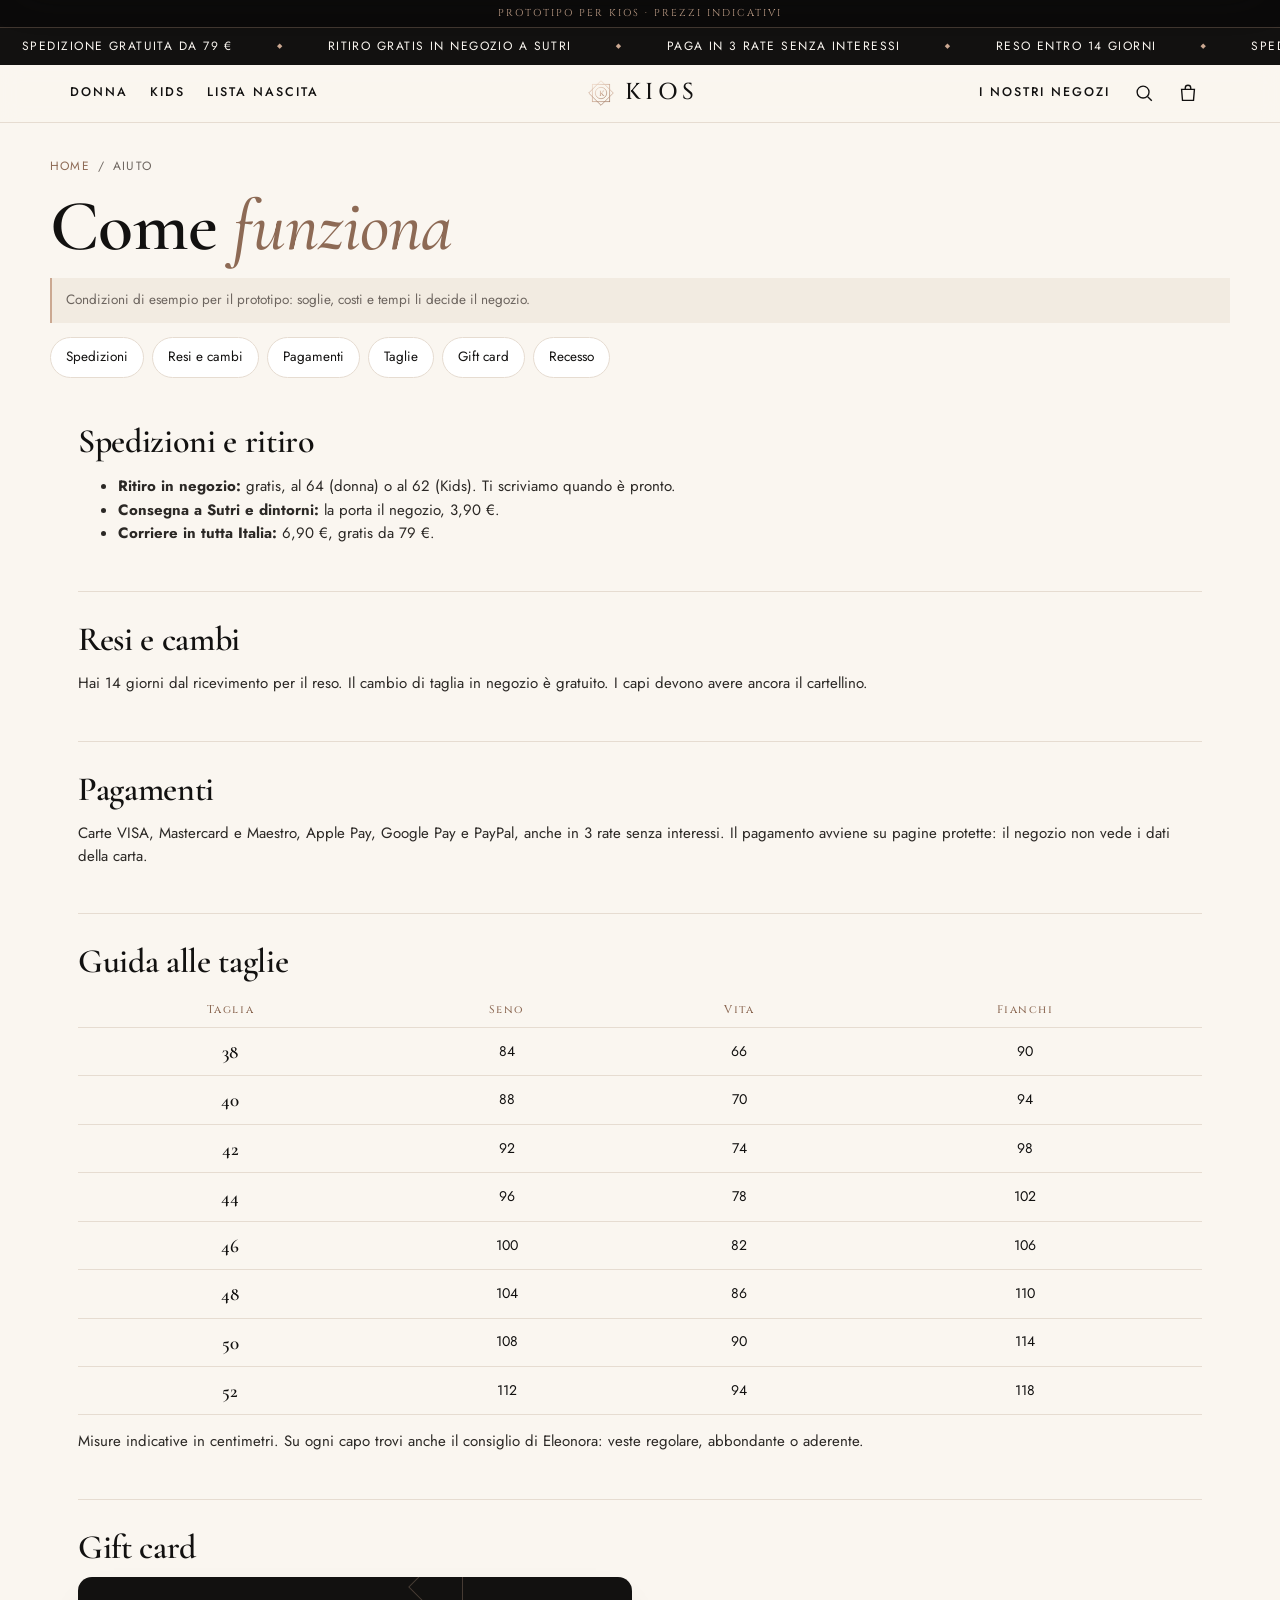
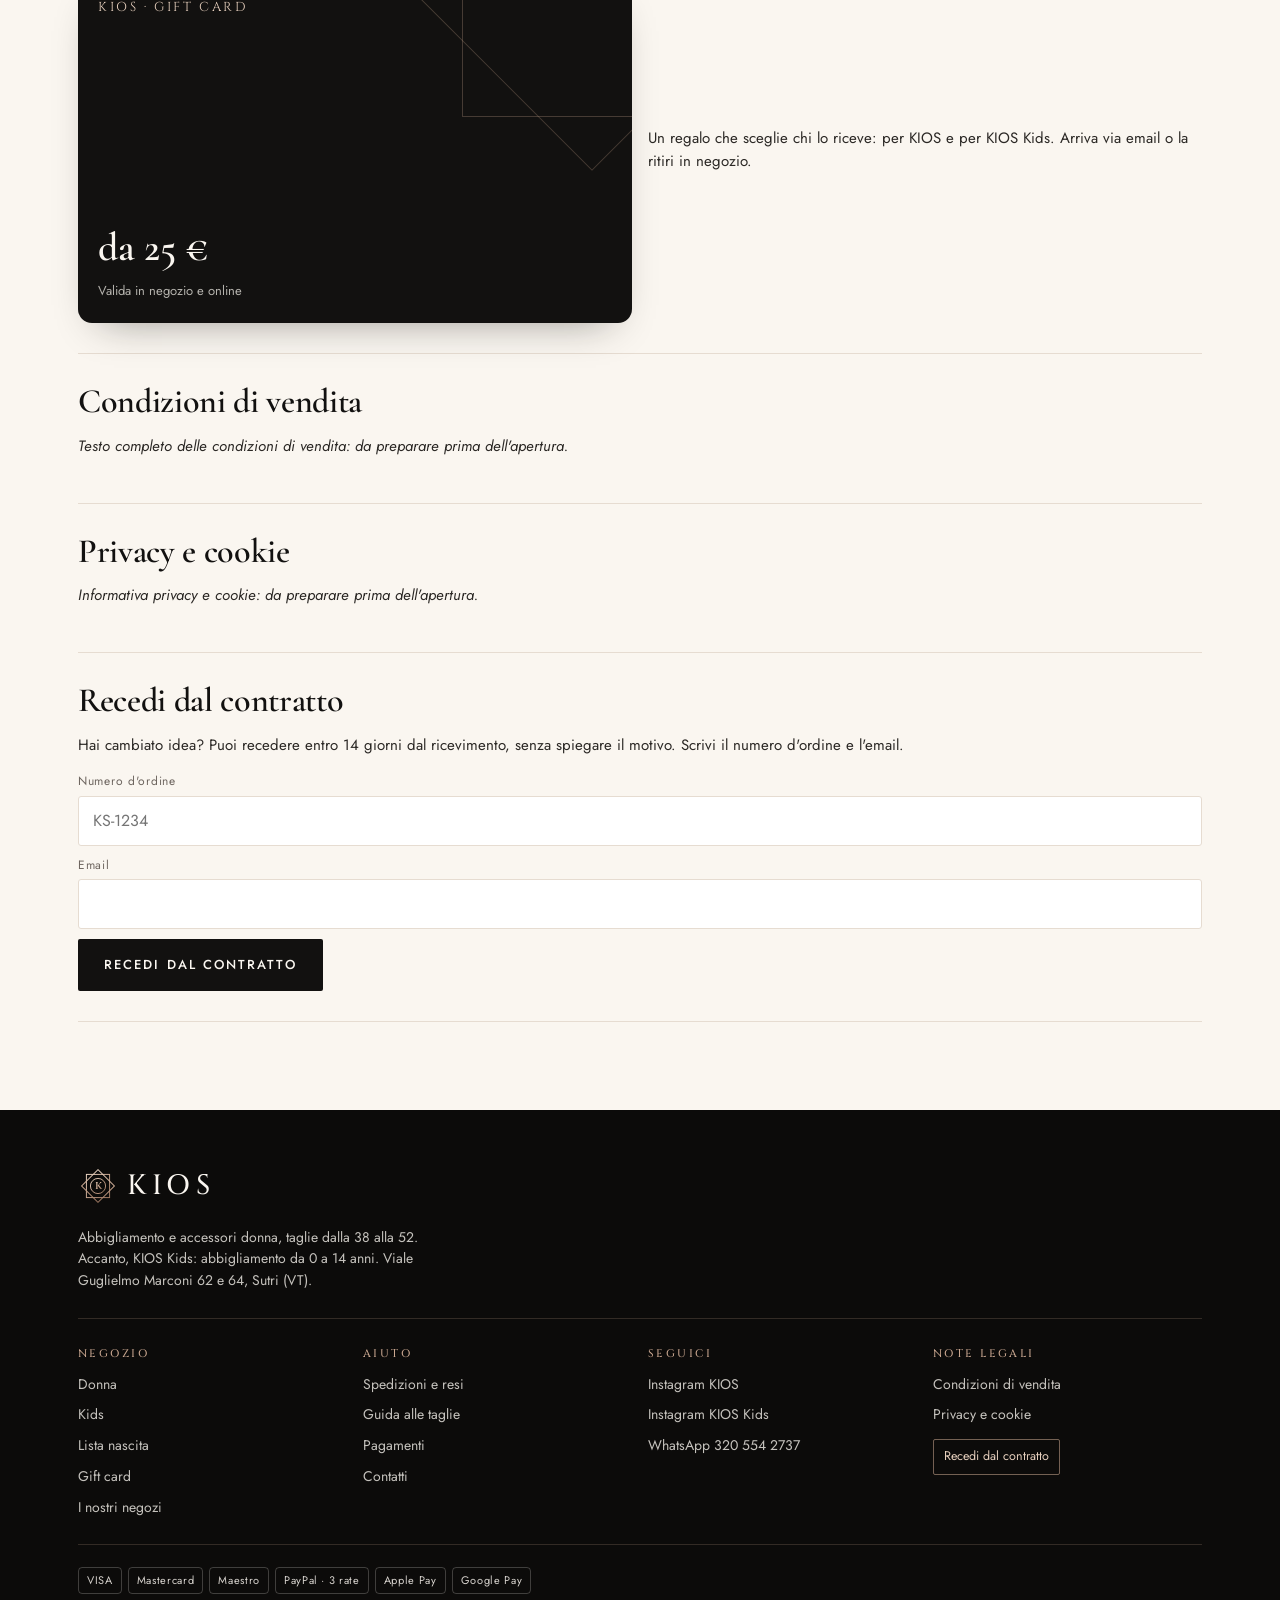
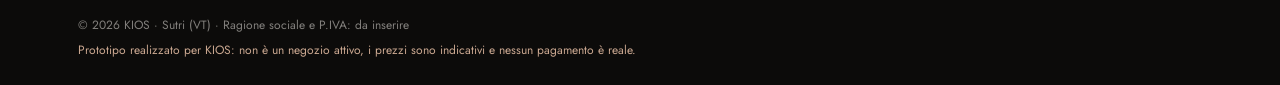
<file: info.html>
<!doctype html>
<html lang="it">
<head>
<meta charset="utf-8">
<meta name="viewport" content="width=device-width, initial-scale=1, viewport-fit=cover">
<meta name="robots" content="noindex, nofollow">
<title>Spedizioni, resi e taglie · KIOS Sutri</title>
<meta name="description" content="Spedizioni, ritiro in negozio, resi, pagamenti, guida alle taglie e recesso di KIOS Sutri.">
<meta name="theme-color" content="#121110">
<link rel="icon" href="assets/favicon.svg" type="image/svg+xml">
<link rel="preconnect" href="https://fonts.googleapis.com"><link rel="preconnect" href="https://fonts.gstatic.com" crossorigin>
<link href="https://fonts.googleapis.com/css2?family=Cinzel:wght@500;600&family=Cormorant+Garamond:ital,wght@0,500;0,600;1,500;1,600&family=Jost:wght@400;500;600&display=swap" rel="stylesheet">
<link rel="stylesheet" href="assets/kios.css">
</head>
<body>
<main>
  <div class="wrap page-head">
    <div class="crumbs"><a href="index.html">Home</a><span>/</span><span>Aiuto</span></div>
    <h1>Come <em class="g">funziona</em></h1>
    <div class="note-proto">Condizioni di esempio per il prototipo: soglie, costi e tempi li decide il negozio.</div>
    <div class="info-nav"><a class="chip" href="#spedizioni">Spedizioni</a><a class="chip" href="#resi">Resi e cambi</a><a class="chip" href="#pagamenti">Pagamenti</a><a class="chip" href="#taglie">Taglie</a><a class="chip" href="#gift-card">Gift card</a><a class="chip" href="#recesso">Recesso</a></div>
  </div>
  <div class="wrap">
    <section class="info-sec" id="spedizioni"><h2>Spedizioni e ritiro</h2>
      <ul><li><b>Ritiro in negozio:</b> gratis, al 64 (donna) o al 62 (Kids). Ti scriviamo quando è pronto.</li>
      <li><b>Consegna a Sutri e dintorni:</b> la porta il negozio, 3,90 €.</li>
      <li><b>Corriere in tutta Italia:</b> 6,90 €, gratis da 79 €.</li></ul></section>
    <section class="info-sec" id="resi"><h2>Resi e cambi</h2>
      <p>Hai 14 giorni dal ricevimento per il reso. Il cambio di taglia in negozio è gratuito. I capi devono avere ancora il cartellino.</p></section>
    <section class="info-sec" id="pagamenti"><h2>Pagamenti</h2>
      <p>Carte VISA, Mastercard e Maestro, Apple Pay, Google Pay e PayPal, anche in 3 rate senza interessi. Il pagamento avviene su pagine protette: il negozio non vede i dati della carta.</p></section>
    <section class="info-sec" id="taglie"><h2>Guida alle taglie</h2>
      <table class="sizes"><tr><th>Taglia</th><th>Seno</th><th>Vita</th><th>Fianchi</th></tr>
      <tr><td>38</td><td>84</td><td>66</td><td>90</td></tr><tr><td>40</td><td>88</td><td>70</td><td>94</td></tr><tr><td>42</td><td>92</td><td>74</td><td>98</td></tr><tr><td>44</td><td>96</td><td>78</td><td>102</td></tr>
      <tr><td>46</td><td>100</td><td>82</td><td>106</td></tr><tr><td>48</td><td>104</td><td>86</td><td>110</td></tr><tr><td>50</td><td>108</td><td>90</td><td>114</td></tr><tr><td>52</td><td>112</td><td>94</td><td>118</td></tr></table>
      <p class="small">Misure indicative in centimetri. Su ogni capo trovi anche il consiglio di Eleonora: veste regolare, abbondante o aderente.</p></section>
    <section class="info-sec" id="gift-card"><h2>Gift card</h2>
      <div class="gift"><div class="gift-card"><span style="font-family:var(--f-caps);letter-spacing:.2em;font-size:13px">KIOS · GIFT CARD</span><div><div class="val">da 25 €</div><span style="font-size:13px;color:rgba(250,246,240,.7)">Valida in negozio e online</span></div></div>
      <p>Un regalo che sceglie chi lo riceve: per KIOS e per KIOS Kids. Arriva via email o la ritiri in negozio.</p></div></section>
    <section class="info-sec" id="condizioni"><h2>Condizioni di vendita</h2><p class="placeholder">Testo completo delle condizioni di vendita: da preparare prima dell'apertura.</p></section>
    <section class="info-sec" id="privacy"><h2>Privacy e cookie</h2><p class="placeholder">Informativa privacy e cookie: da preparare prima dell'apertura.</p></section>
    <section class="info-sec" id="recesso"><h2>Recedi dal contratto</h2>
      <p>Hai cambiato idea? Puoi recedere entro 14 giorni dal ricevimento, senza spiegare il motivo. Scrivi il numero d'ordine e l'email.</p>
      <form onsubmit="event.preventDefault(); KIOS.toast('Richiesta di prova: nel sito vero arriva la conferma via email')">
        <label class="field"><span>Numero d'ordine</span><input type="text" autocomplete="off" placeholder="KS-1234"></label>
        <label class="field"><span>Email</span><input type="email" autocomplete="off"></label>
        <button class="btn btn-ink" type="submit">Recedi dal contratto</button></form></section>
  </div>
  <div class="section tight"></div>
</main>
<script src="assets/data.js"></script>
<script src="assets/kios.js"></script>
<script>KIOS.chrome({});</script>
</body>
</html>
</file>
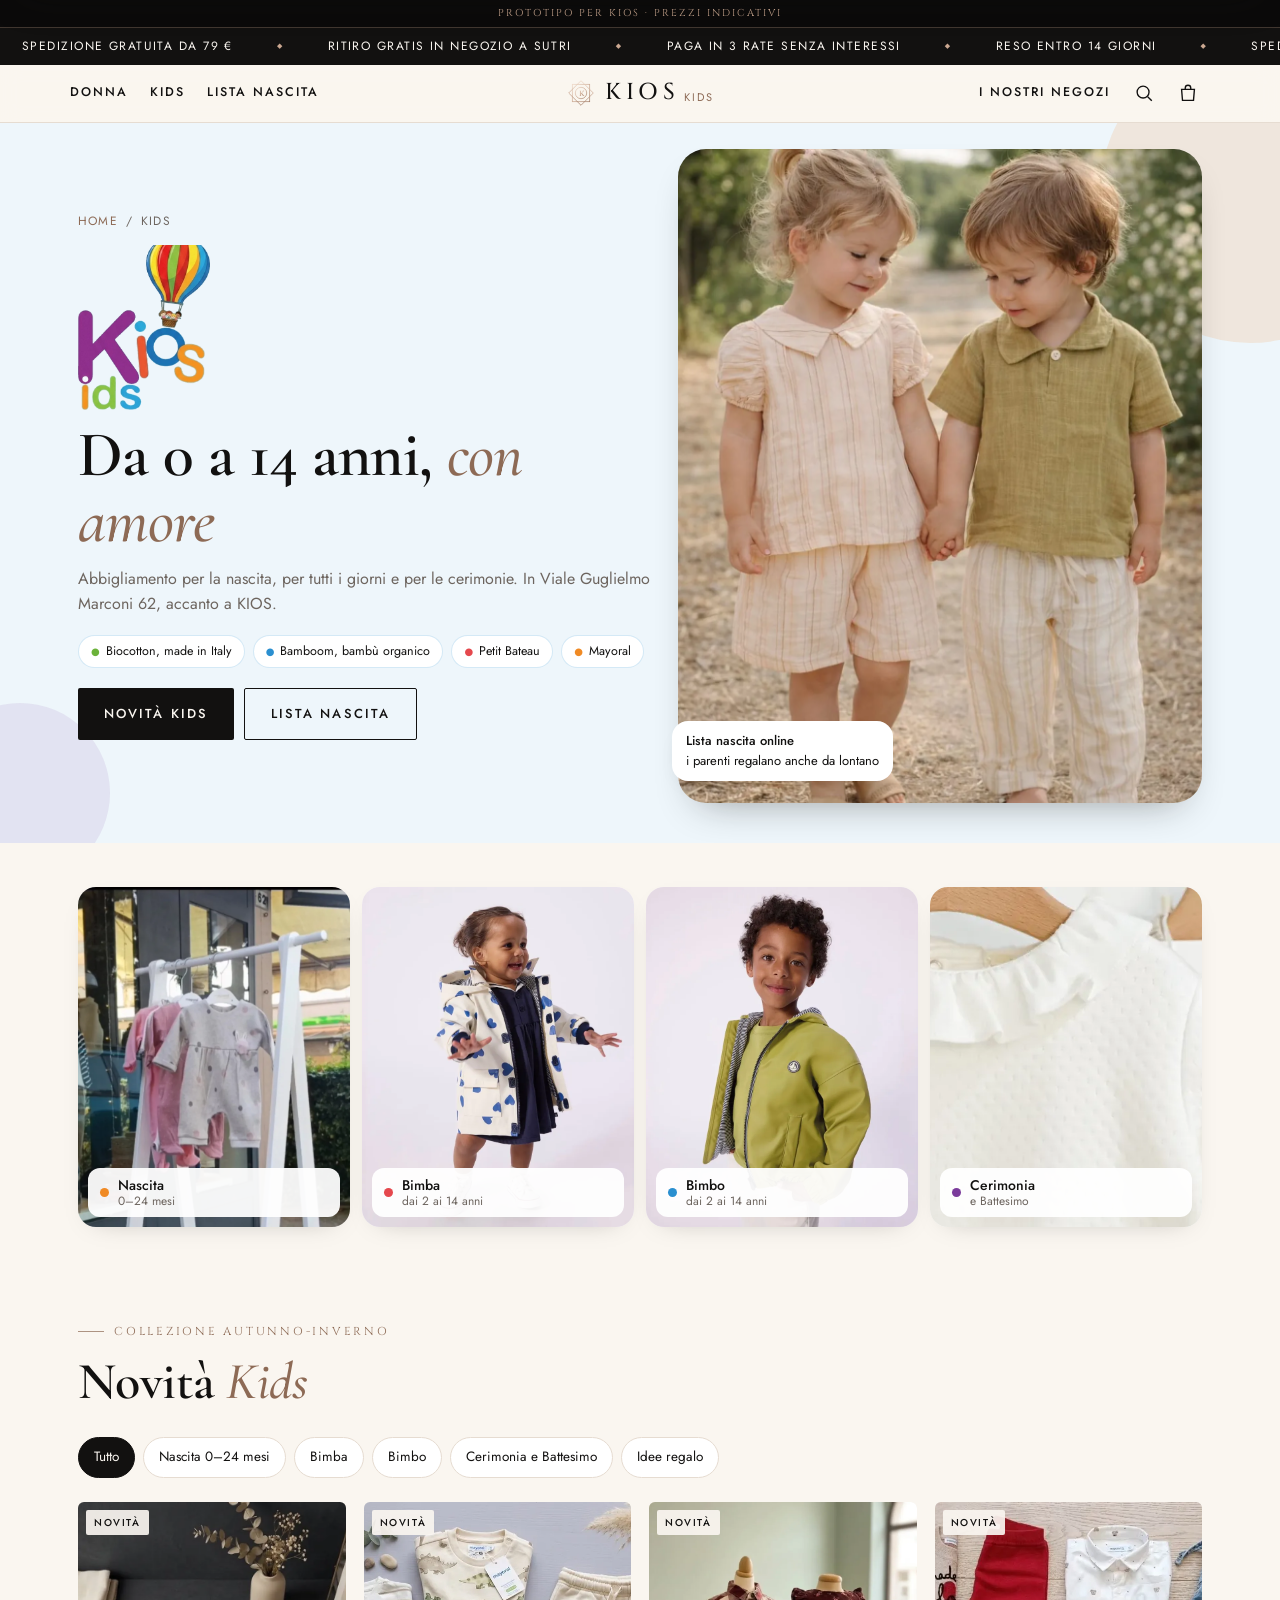
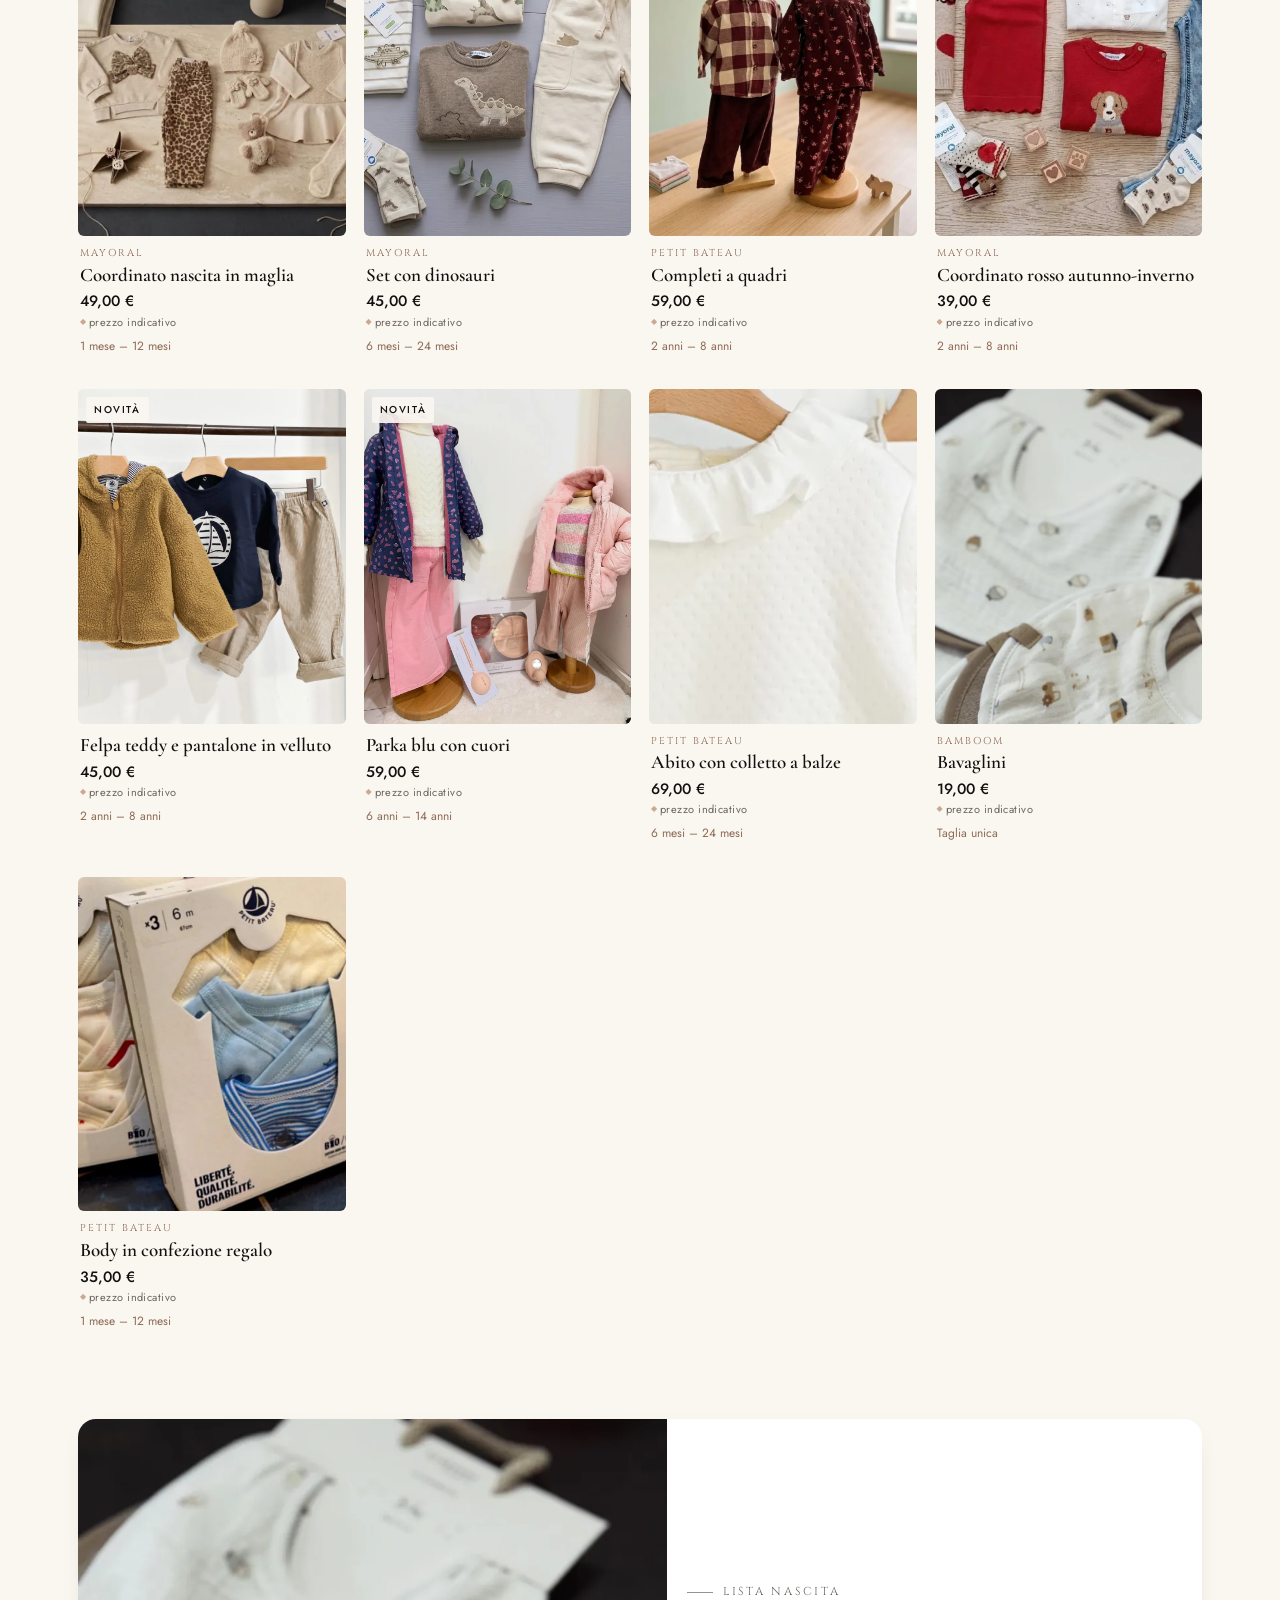
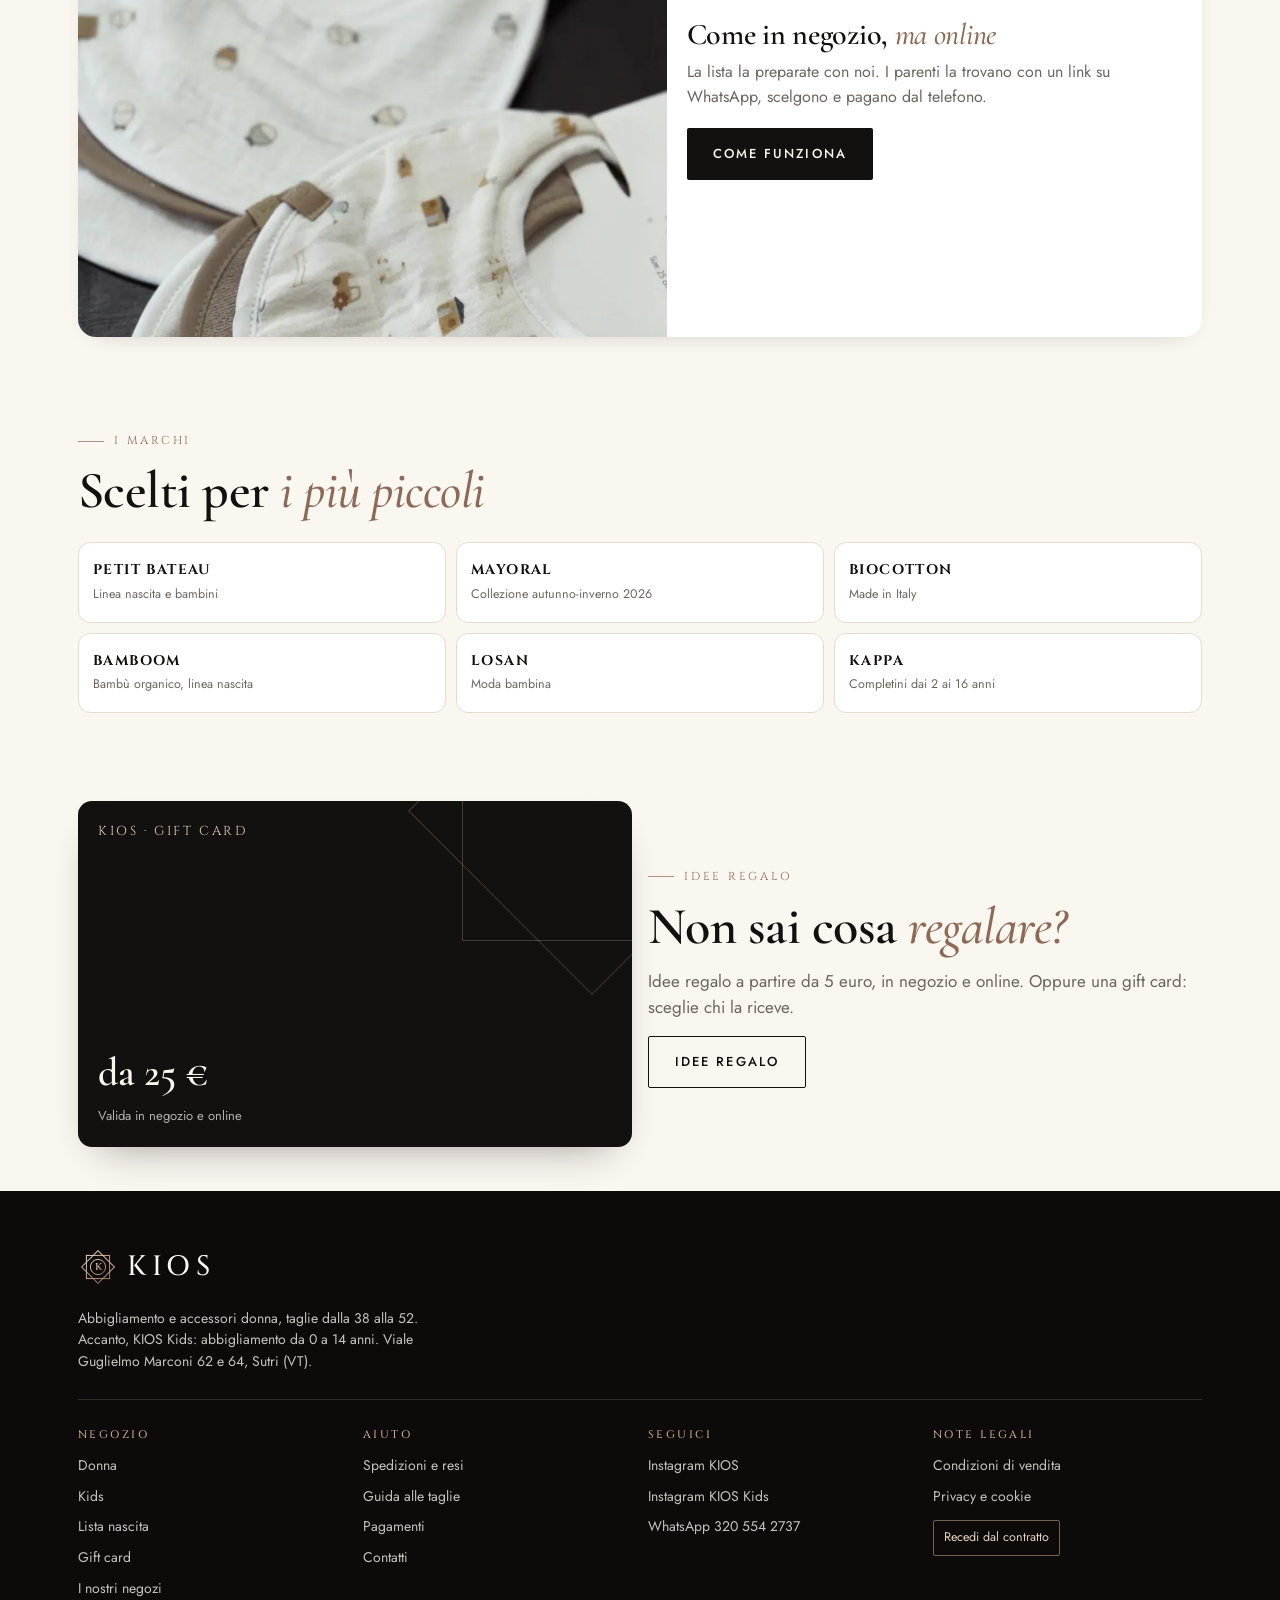
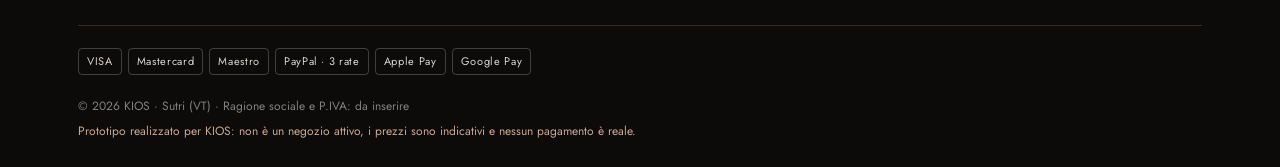
<file: kids.html>
<!doctype html>
<html lang="it">
<head>
<meta charset="utf-8">
<meta name="viewport" content="width=device-width, initial-scale=1, viewport-fit=cover">
<meta name="robots" content="noindex, nofollow">
<title>KIOS Kids · Abbigliamento da 0 a 14 anni a Sutri</title>
<meta name="description" content="KIOS Kids a Sutri: abbigliamento da 0 a 14 anni, Petit Bateau, Mayoral, Biocotton, Bamboom, cerimonia e lista nascita.">
<meta name="theme-color" content="#121110">
<link rel="icon" href="assets/favicon.svg" type="image/svg+xml">
<link rel="preconnect" href="https://fonts.googleapis.com"><link rel="preconnect" href="https://fonts.gstatic.com" crossorigin>
<link href="https://fonts.googleapis.com/css2?family=Cinzel:wght@500;600&family=Cormorant+Garamond:ital,wght@0,500;0,600;1,500;1,600&family=Jost:wght@400;500;600&display=swap" rel="stylesheet">
<link rel="stylesheet" href="assets/kios.css">
</head>
<body>
<main>
  <section class="k-hero">
    <div class="wrap k-hero-grid">
      <div>
        <div class="crumbs"><a href="index.html">Home</a><span>/</span><span>Kids</span></div>
        <img class="logo-k" src="img/logo-kids.png" alt="KIOS Kids">
        <h1>Da 0 a 14 anni, <em class="g">con amore</em></h1>
        <p>Abbigliamento per la nascita, per tutti i giorni e per le cerimonie. In Viale Guglielmo Marconi 62, accanto a KIOS.</p>
        <div class="k-badges"><span style="--c:var(--k-green)">Biocotton, made in Italy</span><span style="--c:var(--k-blue)">Bamboom, bambù organico</span><span style="--c:var(--k-red)">Petit Bateau</span><span style="--c:var(--k-orange)">Mayoral</span></div>
        <div style="display:flex;gap:10px;margin-top:20px;flex-wrap:wrap"><a class="btn btn-ink" href="#catalogo">Novità Kids</a><a class="btn btn-line" href="lista-nascita.html">Lista nascita</a></div>
      </div>
      <div class="k-photo"><img src="img/k-hero.webp" alt="Bambini con la collezione Bamboom"><div class="bubble"><b>Lista nascita online</b>i parenti regalano anche da lontano</div></div>
    </div>
  </section>
  <section class="section tight">
    <div class="wrap">
      <div class="tiles" style="margin-top:0">
        <a class="tile" href="#catalogo" data-kcat="nascita" style="--dot:var(--k-orange)"><img src="img/k-nascita.webp" alt="Completini per neonati" loading="lazy" style="object-position:50% 40%"><span class="lbl"><b>Nascita<small>0–24 mesi</small></b></span></a>
        <a class="tile" href="#catalogo" data-kcat="bimba" style="--dot:var(--k-red)"><img src="img/k-bimba.webp" alt="Bimba" loading="lazy" style="object-position:50% 30%"><span class="lbl"><b>Bimba<small>dai 2 ai 14 anni</small></b></span></a>
        <a class="tile" href="#catalogo" data-kcat="bimbo" style="--dot:var(--k-blue)"><img src="img/k-bimbo.webp" alt="Bimbo" loading="lazy" style="object-position:50% 25%"><span class="lbl"><b>Bimbo<small>dai 2 ai 14 anni</small></b></span></a>
        <a class="tile" href="#catalogo" data-kcat="cerimonia" style="--dot:var(--k-purple)"><img src="img/k-cerimonia.webp" alt="Abito da cerimonia" loading="lazy" style="object-position:40% 50%"><span class="lbl"><b>Cerimonia<small>e Battesimo</small></b></span></a>
      </div>
    </div>
  </section>
  <section class="section tight" id="catalogo" style="scroll-margin-top:60px">
    <div class="wrap">
      <div class="sec-head"><div><p class="eyebrow">Collezione autunno-inverno</p><h2>Novità <em class="g">Kids</em></h2></div></div>
      <div class="chips" id="kcats" style="margin-bottom:18px"></div>
      <div class="grid" id="kgrid"></div>
    </div>
  </section>
  <section class="section tight">
    <div class="wrap">
      <div class="nascita-banner" style="margin-top:0">
        <img src="img/k-bavaglini.webp" alt="Bavaglini Bamboom" loading="lazy">
        <div><p class="eyebrow">Lista nascita</p><h3>Come in negozio, <em class="g">ma online</em></h3><p>La lista la preparate con noi. I parenti la trovano con un link su WhatsApp, scelgono e pagano dal telefono.</p><a class="btn btn-ink" href="lista-nascita.html">Come funziona</a></div>
      </div>
    </div>
  </section>
  <section class="section tight" id="marchi" style="scroll-margin-top:60px">
    <div class="wrap">
      <div class="sec-head"><div><p class="eyebrow">I marchi</p><h2>Scelti per <em class="g">i più piccoli</em></h2></div></div>
      <div class="brand-cards">
        <div><b>PETIT BATEAU</b><span>Linea nascita e bambini</span></div>
        <div><b>MAYORAL</b><span>Collezione autunno-inverno 2026</span></div>
        <div><b>BIOCOTTON</b><span>Made in Italy</span></div>
        <div><b>BAMBOOM</b><span>Bambù organico, linea nascita</span></div>
        <div><b>LOSAN</b><span>Moda bambina</span></div>
        <div><b>KAPPA</b><span>Completini dai 2 ai 16 anni</span></div>
      </div>
    </div>
  </section>
  <section class="section tight">
    <div class="wrap gift">
      <div class="gift-card"><span style="font-family:var(--f-caps);letter-spacing:.2em;font-size:13px">KIOS · GIFT CARD</span><div><div class="val">da 25 €</div><span style="font-size:13px;color:rgba(250,246,240,.7)">Valida in negozio e online</span></div></div>
      <div><p class="eyebrow">Idee regalo</p><h2>Non sai cosa <em class="g">regalare?</em></h2><p class="lead">Idee regalo a partire da 5 euro, in negozio e online. Oppure una gift card: sceglie chi la riceve.</p><a class="btn btn-line" href="kids.html?cat=regalo#catalogo" style="margin-top:16px">Idee regalo</a></div>
    </div>
  </section>
</main>
<script src="assets/data.js"></script>
<script src="assets/kios.js"></script>
<script>KIOS.chrome({ world: "kids" }); KIOS.pages.kids();</script>
</body>
</html>
</file>
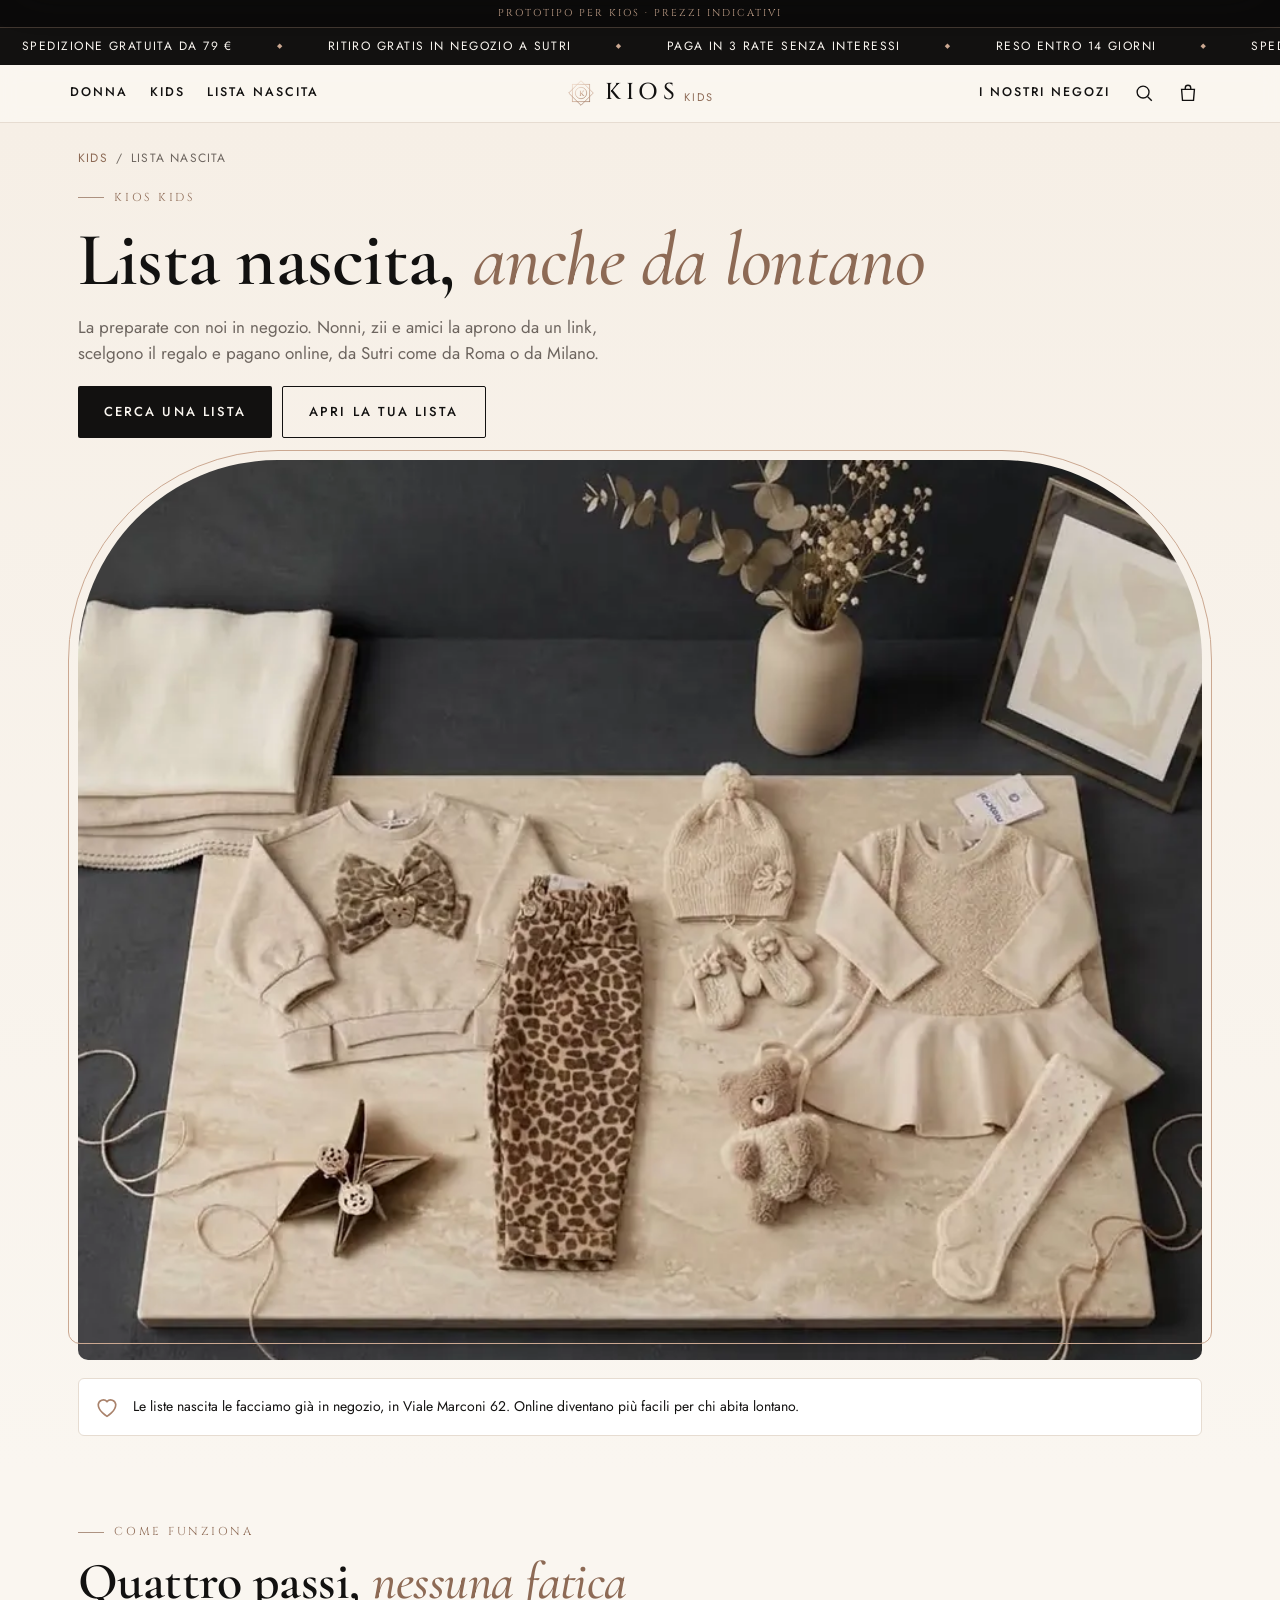
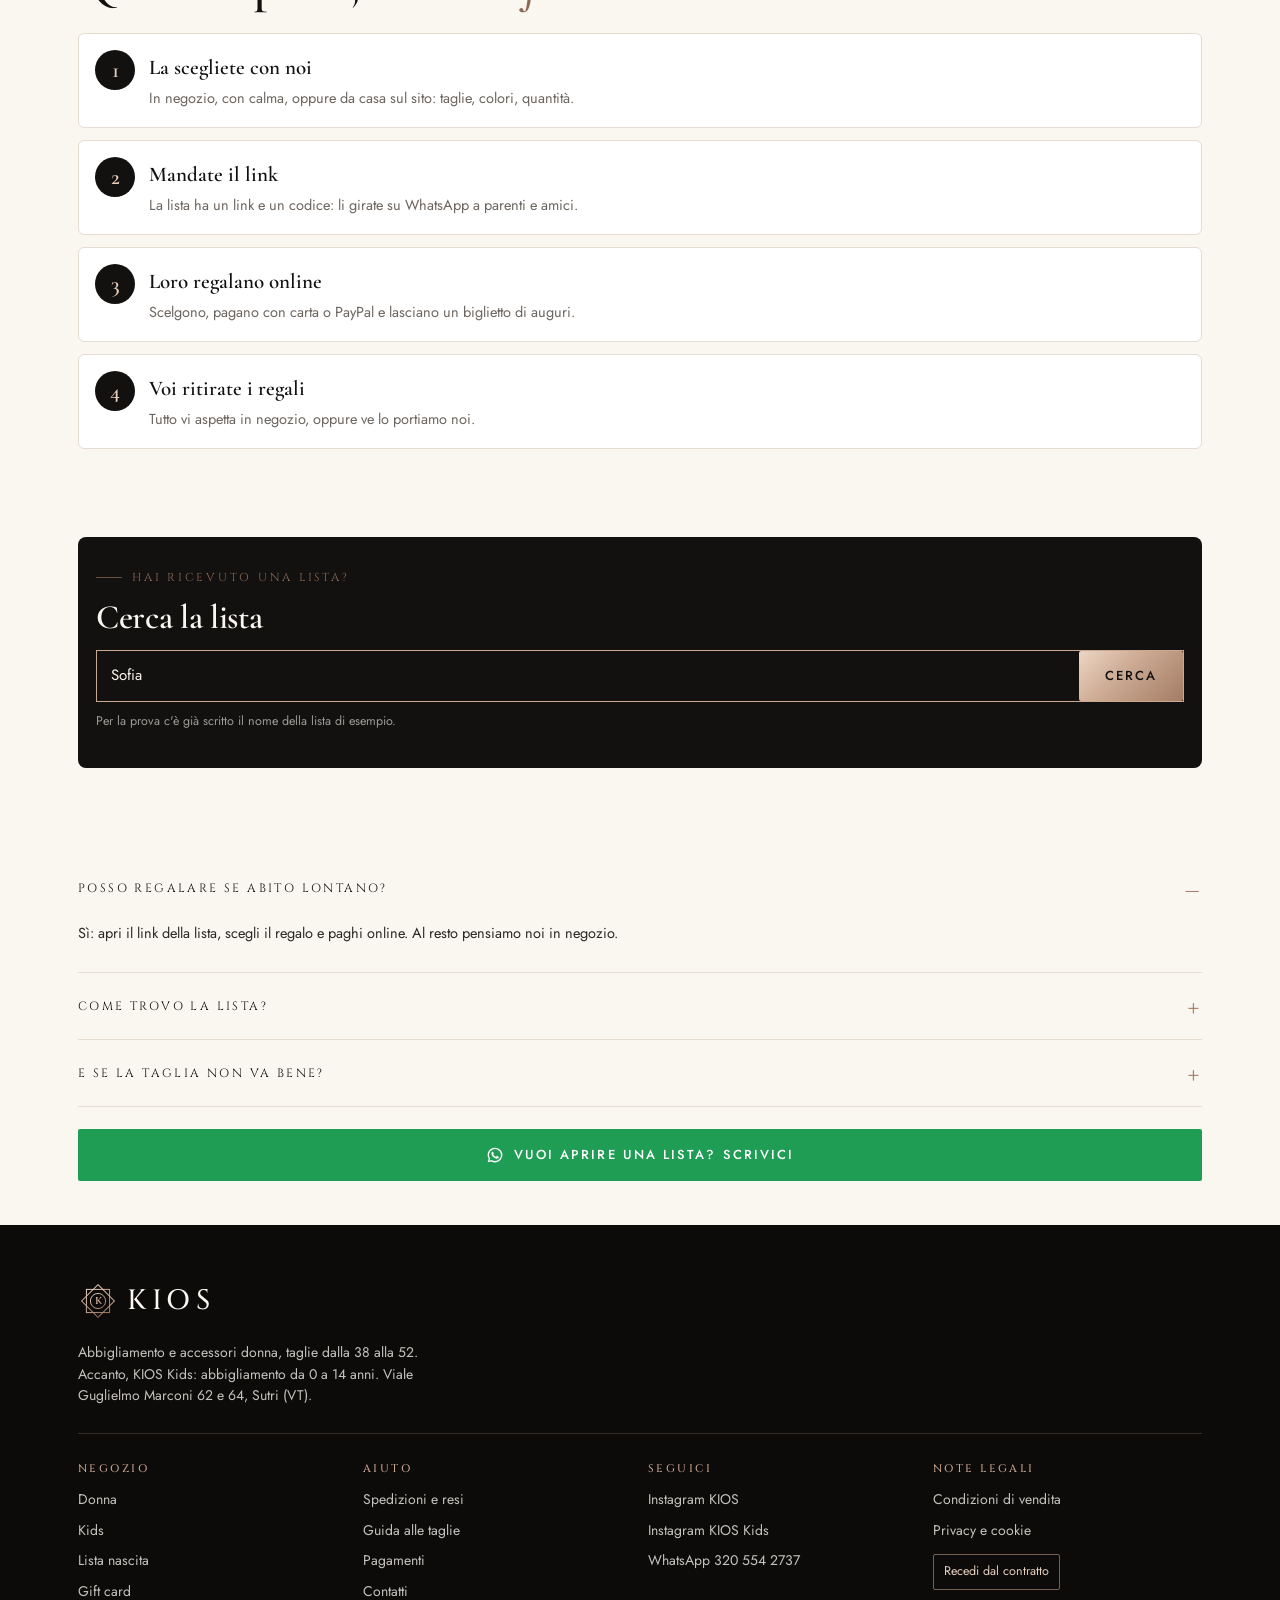
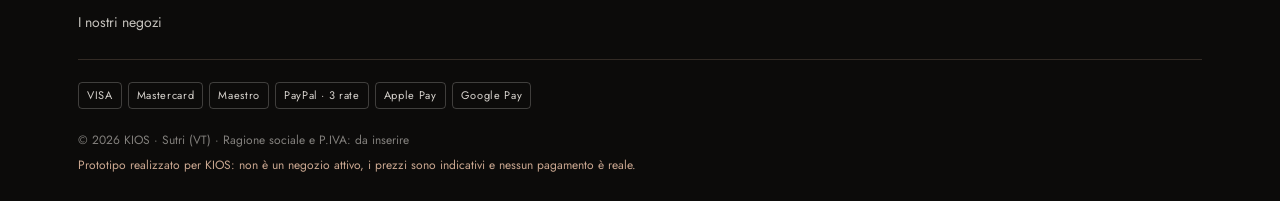
<file: lista-nascita.html>
<!doctype html>
<html lang="it">
<head>
<meta charset="utf-8">
<meta name="viewport" content="width=device-width, initial-scale=1, viewport-fit=cover">
<meta name="robots" content="noindex, nofollow">
<title>Lista nascita online · KIOS Kids Sutri</title>
<meta name="description" content="Lista nascita KIOS Kids: si prepara in negozio a Sutri, i parenti regalano online anche da lontano.">
<meta name="theme-color" content="#121110">
<link rel="icon" href="assets/favicon.svg" type="image/svg+xml">
<link rel="preconnect" href="https://fonts.googleapis.com"><link rel="preconnect" href="https://fonts.gstatic.com" crossorigin>
<link href="https://fonts.googleapis.com/css2?family=Cinzel:wght@500;600&family=Cormorant+Garamond:ital,wght@0,500;0,600;1,500;1,600&family=Jost:wght@400;500;600&display=swap" rel="stylesheet">
<link rel="stylesheet" href="assets/kios.css">
</head>
<body>
<main>
  <section class="ln-hero">
    <div class="wrap">
      <div class="crumbs"><a href="kids.html">Kids</a><span>/</span><span>Lista nascita</span></div>
      <p class="eyebrow">KIOS Kids</p>
      <h1>Lista nascita, <em class="g">anche da lontano</em></h1>
      <p class="lead">La preparate con noi in negozio. Nonni, zii e amici la aprono da un link, scelgono il regalo e pagano online, da Sutri come da Roma o da Milano.</p>
      <div style="display:flex;gap:10px;margin-top:20px;flex-wrap:wrap"><a class="btn btn-ink" href="#cerca">Cerca una lista</a><a class="btn btn-line" data-wa="Ciao! Vorrei aprire una lista nascita da KIOS Kids.">Apri la tua lista</a></div>
      <div class="photo"><img src="img/k-set-maglia.webp" alt="Coordinato nascita in maglia"></div>
      <div class="fact"><i data-i="heart"></i><span>Le liste nascita le facciamo già in negozio, in Viale Marconi 62. Online diventano più facili per chi abita lontano.</span></div>
    </div>
  </section>
  <section class="section tight">
    <div class="wrap">
      <div class="sec-head"><div><p class="eyebrow">Come funziona</p><h2>Quattro passi, <em class="g">nessuna fatica</em></h2></div></div>
      <ol class="steps-list">
        <li><b>La scegliete con noi</b>In negozio, con calma, oppure da casa sul sito: taglie, colori, quantità.</li>
        <li><b>Mandate il link</b>La lista ha un link e un codice: li girate su WhatsApp a parenti e amici.</li>
        <li><b>Loro regalano online</b>Scelgono, pagano con carta o PayPal e lasciano un biglietto di auguri.</li>
        <li><b>Voi ritirate i regali</b>Tutto vi aspetta in negozio, oppure ve lo portiamo noi.</li>
      </ol>
    </div>
  </section>
  <section class="section tight" id="cerca" style="scroll-margin-top:70px">
    <div class="wrap">
      <div class="finder">
        <p class="eyebrow">Hai ricevuto una lista?</p>
        <h2 style="font-size:34px">Cerca la lista</h2>
        <form id="finder"><input type="text" placeholder="Cognome dei genitori o codice" aria-label="Cognome o codice della lista" value="Sofia"><button class="btn btn-gold" type="submit">Cerca</button></form>
        <p class="hint">Per la prova c'è già scritto il nome della lista di esempio.</p>
      </div>
      <div id="result" hidden style="margin-top:14px">
        <div class="shop" style="padding:16px;display:flex;gap:14px;align-items:center">
          <img src="img/k-set-dino.webp" alt="" style="width:64px;height:64px;object-fit:cover;border-radius:50%">
          <div style="flex:1"><b style="font-family:var(--f-display);font-size:22px">Aspettando Sofia</b><div class="small">Lista di esempio · codice KK-2611</div></div>
          <button class="btn btn-ink" id="open-list" style="min-height:44px;padding:0 14px">Apri</button>
        </div>
      </div>
    </div>
  </section>
  <section class="section tight" id="lista" hidden style="scroll-margin-top:70px">
    <div class="wrap">
      <div class="list-head"><span id="ln-mono"></span><div><h3>Aspettando Sofia</h3><small>Lista di esempio · nascita prevista a gennaio 2027 · KIOS Kids, Sutri</small></div></div>
      <div class="progress" id="ln-progress"></div>
      <div id="ln-items"></div>
      <p class="small" style="margin-top:14px">Ogni regalo arriva ai genitori con il nome di chi lo ha fatto. Pagamento online sicuro, anche con PayPal.</p>
    </div>
  </section>
  <section class="section tight">
    <div class="wrap">
      <details class="acc" open><summary>POSSO REGALARE SE ABITO LONTANO?</summary><div class="acc-body"><p>Sì: apri il link della lista, scegli il regalo e paghi online. Al resto pensiamo noi in negozio.</p></div></details>
      <details class="acc"><summary>COME TROVO LA LISTA?</summary><div class="acc-body"><p>Con il link che ti mandano i genitori, oppure qui sopra con il cognome o il codice della lista.</p></div></details>
      <details class="acc"><summary>E SE LA TAGLIA NON VA BENE?</summary><div class="acc-body"><p>I genitori la cambiano in negozio, gratis.</p></div></details>
      <a class="btn btn-wa btn-block" style="margin-top:22px" data-wa="Ciao! Vorrei aprire una lista nascita da KIOS Kids."><i data-i="wa"></i>Vuoi aprire una lista? Scrivici</a>
    </div>
  </section>
</main>
<script src="assets/data.js"></script>
<script src="assets/kios.js"></script>
<script>KIOS.chrome({ world: "kids" }); KIOS.pages.lista();</script>
</body>
</html>
</file>
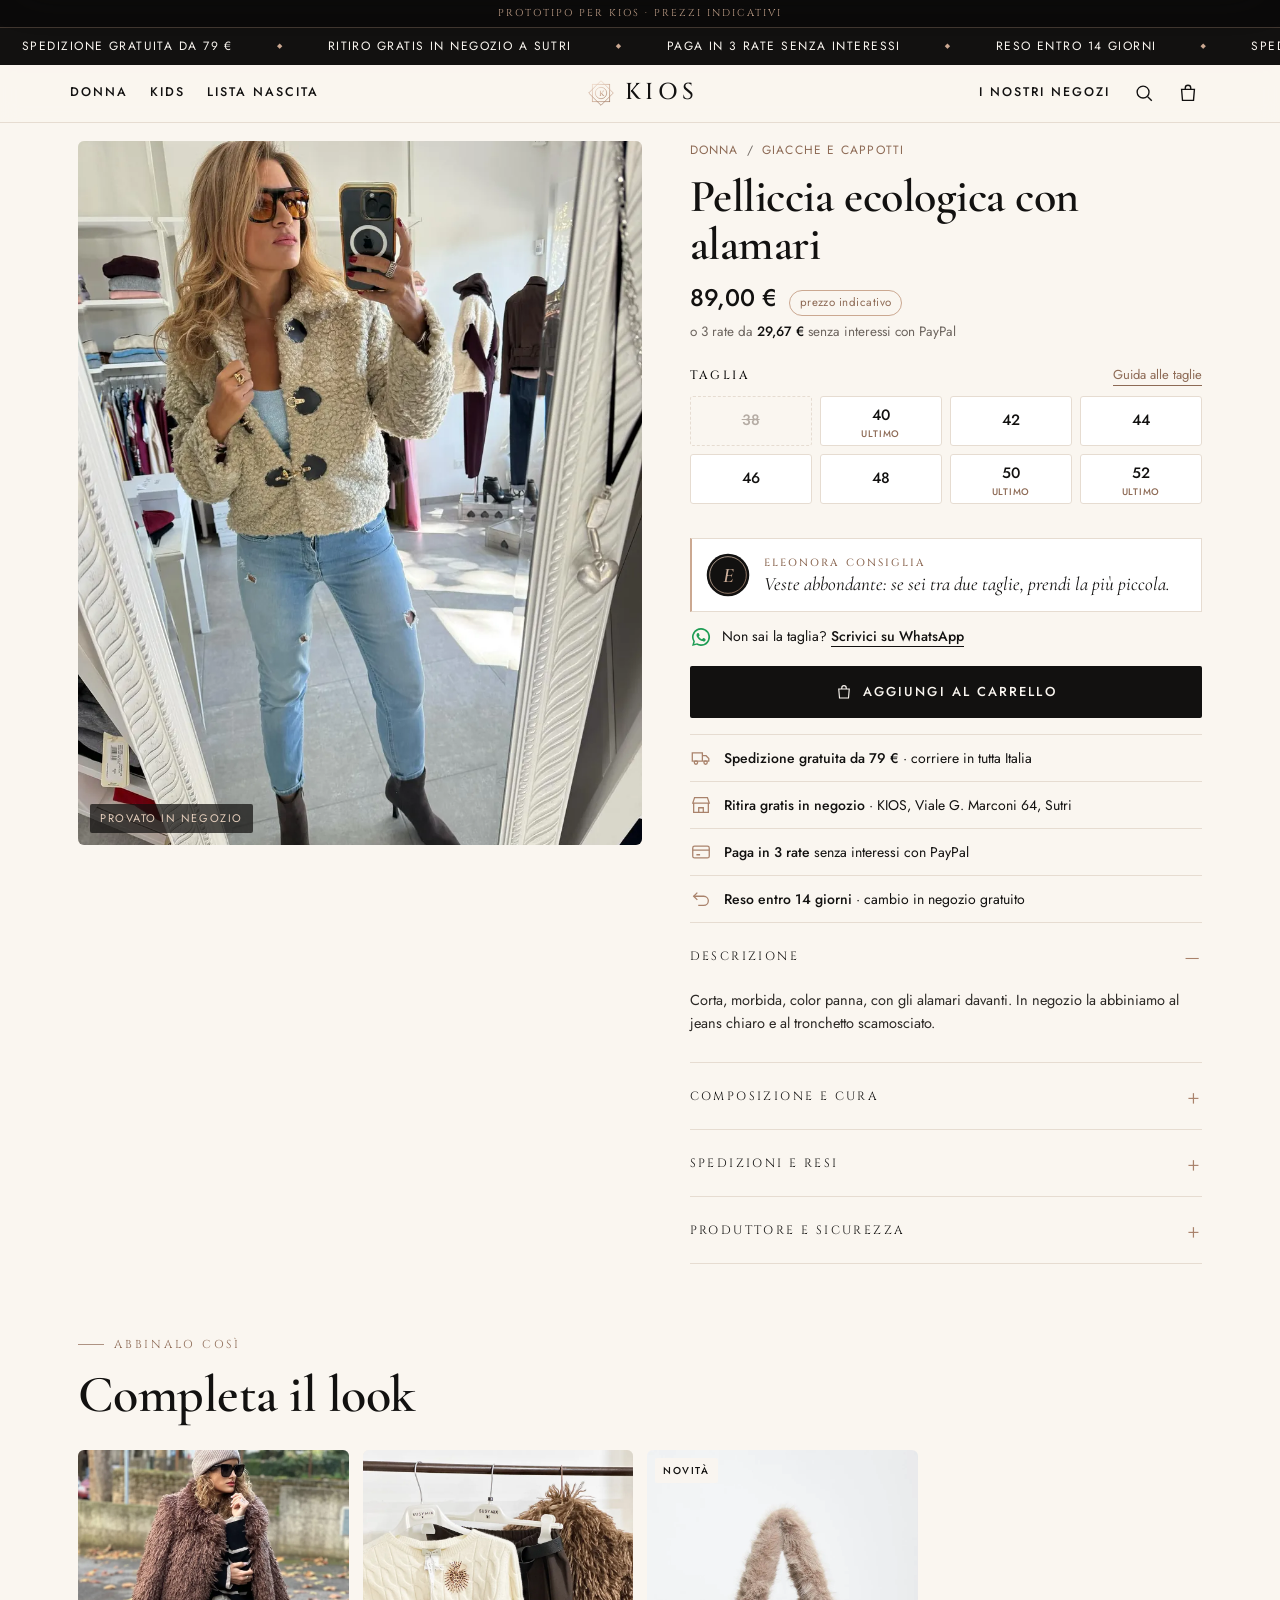
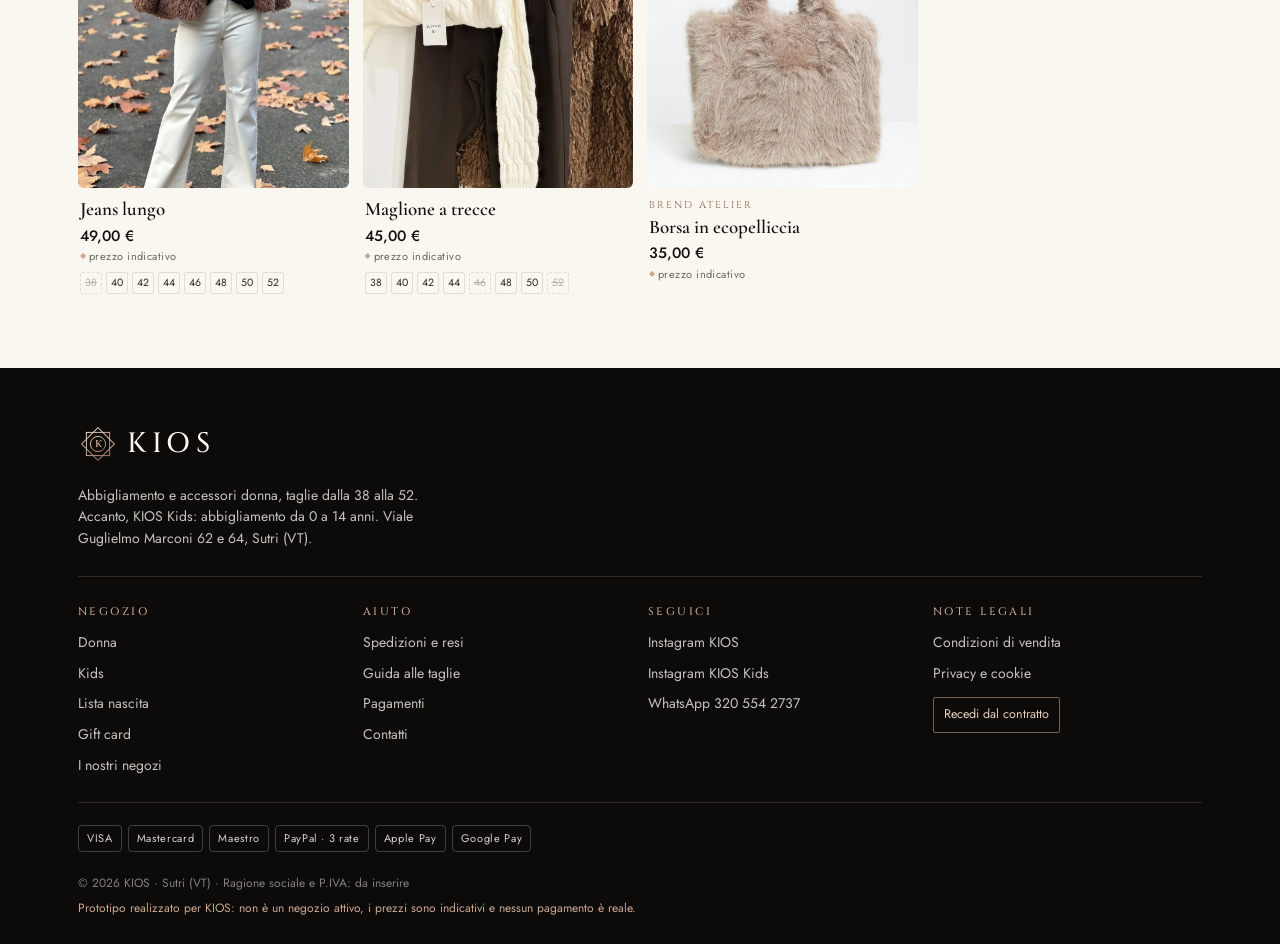
<file: prodotto.html>
<!doctype html>
<html lang="it">
<head>
<meta charset="utf-8">
<meta name="viewport" content="width=device-width, initial-scale=1, viewport-fit=cover">
<meta name="robots" content="noindex, nofollow">
<title>Prodotto · KIOS Sutri</title>
<meta name="description" content="Scheda prodotto KIOS: taglie dalla 38 alla 52, consiglio di Eleonora, ritiro gratis in negozio.">
<meta name="theme-color" content="#121110">
<link rel="icon" href="assets/favicon.svg" type="image/svg+xml">
<link rel="preconnect" href="https://fonts.googleapis.com"><link rel="preconnect" href="https://fonts.gstatic.com" crossorigin>
<link href="https://fonts.googleapis.com/css2?family=Cinzel:wght@500;600&family=Cormorant+Garamond:ital,wght@0,500;0,600;1,500;1,600&family=Jost:wght@400;500;600&display=swap" rel="stylesheet">
<link rel="stylesheet" href="assets/kios.css">
</head>
<body>
<main>
  <div class="wrap"><div class="pdp" id="pdp"></div></div>
  <section class="section">
    <div class="wrap">
      <div class="sec-head"><div><p class="eyebrow">Abbinalo così</p><h2 id="pair-title">Completa il look</h2></div></div>
      <div class="rail" id="pair"></div>
    </div>
  </section>
</main>
<script src="assets/data.js"></script>
<script src="assets/kios.js"></script>
<script>KIOS.chrome({ world: "donna" }); KIOS.pages.product();</script>
</body>
</html>
</file>
<file: assets/kios.css>
/* KIOS · prototipo negozio online. Mobile first. */
:root {
  --ink: #121110;
  --ink-2: #2b2825;
  --ivory: #faf6f0;
  --cream: #f2ebe1;
  --paper: #ffffff;
  --gold: #cba891;          /* dal logo: oro champagne */
  --gold-2: #e6cfbd;
  --gold-deep: #a9826b;
  --gold-ink: #8d6a55;      /* oro leggibile su fondo chiaro */
  --gold-grad: linear-gradient(135deg, #ecd6c4 0%, #cba891 45%, #a47d66 100%);
  --muted: #6d655f;
  --line: #e6dcd1;
  --line-dark: rgba(203, 168, 145, .28);
  --ok: #3d7a52;
  --alert: #b0473b;
  --sky: #eef6fb;
  --k-purple: #7b3b9b; --k-orange: #f08a24; --k-blue: #2a8fd0; --k-green: #6bb23a; --k-red: #e5484d;
  --r: 10px;
  --r-lg: 18px;
  --shadow: 0 18px 40px -22px rgba(18, 17, 16, .45);
  --shadow-soft: 0 8px 26px -18px rgba(18, 17, 16, .35);
  --f-display: "Cormorant Garamond", Georgia, serif;
  --f-caps: "Cinzel", Georgia, serif;
  --f-body: "Jost", "Segoe UI", system-ui, sans-serif;
  --gut: 16px;
  --header-h: 58px;
  --wrap: 1180px;
}

*, *::before, *::after { box-sizing: border-box; }
html { -webkit-text-size-adjust: 100%; scroll-behavior: smooth; }
body {
  margin: 0; background: var(--ivory); color: var(--ink);
  font-family: var(--f-body); font-size: 16px; line-height: 1.55; font-weight: 400;
  -webkit-font-smoothing: antialiased; overflow-x: hidden;
}
img { display: block; max-width: 100%; }
a { color: inherit; text-decoration: none; }
button, input, select, textarea { font: inherit; color: inherit; }
button { cursor: pointer; background: none; border: 0; padding: 0; }
:focus-visible { outline: 2px solid var(--gold-deep); outline-offset: 3px; }
.wrap { width: 100%; max-width: var(--wrap); margin: 0 auto; padding: 0 var(--gut); }
.sr { position: absolute; width: 1px; height: 1px; overflow: hidden; clip: rect(0 0 0 0); white-space: nowrap; }
.no-scroll { overflow: hidden; }

/* ---------- type ---------- */
h1, h2, h3, .display { font-family: var(--f-display); font-weight: 600; line-height: 1.04; letter-spacing: -.01em; margin: 0; }
h1 { font-size: clamp(40px, 11vw, 76px); }
h2 { font-size: clamp(32px, 8.4vw, 52px); }
h3 { font-size: 24px; }
em.g, .g { font-style: italic; color: var(--gold-ink); font-weight: 500; }
.dark em.g, .dark .g { color: var(--gold); }
.eyebrow {
  display: inline-flex; align-items: center; gap: 10px; margin: 0 0 14px;
  font-family: var(--f-caps); font-size: 11.5px; letter-spacing: .24em; text-transform: uppercase; color: var(--gold-ink);
}
.eyebrow::before { content: ""; width: 26px; height: 1px; background: currentColor; opacity: .7; }
.dark .eyebrow { color: var(--gold); }
.lead { font-size: 17px; color: var(--muted); max-width: 560px; margin: 14px 0 0; }
.dark .lead { color: rgba(250, 246, 240, .75); }
.small { font-size: 13px; color: var(--muted); }
.ind { display: block; font-size: 11px; letter-spacing: .04em; color: var(--muted); font-weight: 400; }
.ind::before { content: "◆ "; color: var(--gold); font-size: 8px; vertical-align: 2px; }

/* ---------- buttons ---------- */
.btn {
  display: inline-flex; align-items: center; justify-content: center; gap: 10px;
  min-height: 52px; padding: 0 26px; border-radius: 2px;
  font-family: var(--f-body); font-size: 13px; font-weight: 500; letter-spacing: .16em; text-transform: uppercase;
  transition: transform .2s ease, background .2s ease, color .2s ease, box-shadow .2s ease;
}
.btn:active { transform: scale(.98); }
.btn-ink { background: var(--ink); color: var(--ivory); }
.btn-ink:hover { background: #000; box-shadow: var(--shadow-soft); }
.btn-gold { background: var(--gold-grad); color: var(--ink); }
.btn-gold:hover { box-shadow: 0 10px 30px -12px rgba(169, 130, 107, .9); }
.btn-line { border: 1px solid currentColor; }
.btn-light { border: 1px solid rgba(250, 246, 240, .7); color: var(--ivory); backdrop-filter: blur(4px); background: rgba(18,17,16,.15); }
.btn-block { width: 100%; }
.btn-wa { background: #1f9d55; color: #fff; }
.btn svg { width: 18px; height: 18px; flex: none; }
.link { display: inline-flex; align-items: center; gap: 8px; font-size: 13px; font-weight: 500; letter-spacing: .14em; text-transform: uppercase; border-bottom: 1px solid currentColor; padding-bottom: 3px; }
.link svg { width: 14px; height: 14px; }

/* ---------- top bars ---------- */
.proto-strip {
  background: #0b0a0a; color: var(--gold); text-align: center;
  font-family: var(--f-caps); font-size: 10px; letter-spacing: .2em; text-transform: uppercase;
  padding: 7px var(--gut); line-height: 1.3;
}
.promo { background: var(--ink); color: var(--ivory); overflow: hidden; white-space: nowrap; border-top: 1px solid rgba(203,168,145,.25); }
.promo-track { display: inline-flex; gap: 0; animation: marquee 26s linear infinite; padding: 9px 0; }
.promo-track span { font-size: 12px; letter-spacing: .12em; text-transform: uppercase; padding: 0 22px; }
.promo-track span::after { content: "◆"; color: var(--gold); font-size: 7px; margin-left: 44px; vertical-align: 2px; }
@keyframes marquee { from { transform: translateX(0); } to { transform: translateX(-50%); } }

/* ---------- header ---------- */
.site-header {
  position: sticky; top: 0; z-index: 50; height: var(--header-h);
  background: rgba(250, 246, 240, .94); backdrop-filter: saturate(1.2) blur(10px);
  border-bottom: 1px solid var(--line); transition: background .3s ease, border-color .3s ease, color .3s ease;
}
.site-header .bar { display: grid; grid-template-columns: 1fr auto 1fr; align-items: center; height: 100%; max-width: var(--wrap); margin: 0 auto; padding: 0 6px; }
.site-header .left, .site-header .right { display: flex; align-items: center; }
.site-header .right { justify-content: flex-end; }
.icon-btn { width: 44px; height: 44px; display: inline-grid; place-items: center; position: relative; }
.icon-btn svg { width: 22px; height: 22px; }
.cart-count {
  position: absolute; top: 6px; right: 4px; min-width: 18px; height: 18px; padding: 0 5px; border-radius: 9px;
  background: var(--gold-grad); color: var(--ink); font-size: 11px; font-weight: 600; display: none; place-items: center; line-height: 18px; text-align: center;
}
.cart-count.on { display: inline-block; }
.logo { display: inline-flex; align-items: center; gap: 9px; color: var(--ink); }
.logo svg.emblem { width: 30px; height: 30px; }
.logo .word { font-family: var(--f-caps); font-size: 23px; font-weight: 500; letter-spacing: .2em; margin-right: -.2em; }
.logo .kids-word { font-family: var(--f-body); font-size: 11px; letter-spacing: .18em; text-transform: uppercase; color: var(--gold-ink); align-self: flex-end; margin-bottom: 5px; }
.nav-desktop { display: none; }
body.home .site-header.over { background: transparent; border-color: transparent; color: var(--ivory); backdrop-filter: none; }
body.home .site-header.over .logo { color: var(--ivory); }

/* ---------- drawer menu ---------- */
.scrim { position: fixed; inset: 0; background: rgba(12, 11, 10, .5); z-index: 80; opacity: 0; pointer-events: none; transition: opacity .3s; }
.scrim.on { opacity: 1; pointer-events: auto; }
.drawer {
  position: fixed; top: 0; bottom: 0; left: 0; width: min(88vw, 400px); z-index: 90; background: var(--ivory);
  transform: translateX(-102%); transition: transform .38s cubic-bezier(.2, .8, .2, 1); display: flex; flex-direction: column;
}
.drawer.on { transform: none; }
.drawer-head { display: flex; align-items: center; justify-content: space-between; height: var(--header-h); padding: 0 8px 0 var(--gut); border-bottom: 1px solid var(--line); }
.drawer-tabs { display: grid; grid-template-columns: 1fr 1fr; margin: 16px var(--gut) 6px; border: 1px solid var(--ink); }
.drawer-tabs button { padding: 12px; font-family: var(--f-caps); letter-spacing: .2em; font-size: 13px; }
.drawer-tabs button.on { background: var(--ink); color: var(--ivory); }
.drawer-body { overflow-y: auto; flex: 1; padding: 6px var(--gut) 24px; }
.drawer-list { list-style: none; margin: 0; padding: 0; }
.drawer-list a { display: flex; justify-content: space-between; align-items: center; padding: 15px 0; border-bottom: 1px solid var(--line); font-family: var(--f-display); font-size: 23px; font-weight: 500; }
.drawer-list a small { font-family: var(--f-body); font-size: 11px; letter-spacing: .14em; text-transform: uppercase; color: var(--gold-ink); }
.drawer-list.minor a { font-family: var(--f-body); font-size: 15px; letter-spacing: .02em; padding: 13px 0; }
.drawer-foot { padding: 16px var(--gut) 22px; border-top: 1px solid var(--line); background: var(--cream); font-size: 13px; color: var(--muted); }
.drawer-foot .btn { margin-bottom: 12px; }

/* ---------- search ---------- */
.search-panel { position: fixed; inset: 0 0 auto 0; z-index: 90; background: var(--ivory); transform: translateY(-105%); transition: transform .35s ease; max-height: 85vh; overflow: auto; box-shadow: var(--shadow); }
.search-panel.on { transform: none; }
.search-row { display: flex; align-items: center; gap: 6px; padding: 10px 8px 10px var(--gut); border-bottom: 1px solid var(--line); }
.search-row > svg { width: 22px; height: 22px; flex: none; color: var(--gold-deep); }
.search-row input { flex: 1; border: 0; background: transparent; font-size: 20px; font-family: var(--f-display); padding: 10px 0; outline: none; }
.search-results { padding: 8px var(--gut) 18px; }
.search-hit { display: flex; gap: 12px; align-items: center; padding: 10px 0; border-bottom: 1px solid var(--line); }
.search-hit img { width: 52px; height: 64px; object-fit: cover; border-radius: 4px; }
.search-hit b { display: block; font-weight: 500; }

/* ---------- hero (home) ---------- */
.hero { position: relative; height: calc(100svh - var(--topbars, 62px)); min-height: 560px; margin-top: calc(-1 * var(--header-h)); color: var(--ivory); overflow: hidden; background: #1a1715; }
.hero-slides, .hero-slides img { position: absolute; inset: 0; width: 100%; height: 100%; }
.hero-slides img { object-fit: cover; opacity: 0; transition: opacity 1.6s ease; transform-origin: 50% 35%; }
.hero-slides img.on { opacity: 1; animation: kb 9s ease-out both; }
.hero-slides img:nth-child(1) { object-position: 50% 30%; }
.hero-slides img:nth-child(2) { object-position: 50% 25%; }
.hero-slides img:nth-child(3) { object-position: 45% 25%; }
@keyframes kb { from { transform: scale(1.1); } to { transform: scale(1); } }
.hero-shade { position: absolute; inset: 0; background:
  linear-gradient(180deg, rgba(10,9,8,.55) 0%, rgba(10,9,8,0) 22%, rgba(10,9,8,0) 42%, rgba(10,9,8,.78) 78%, rgba(10,9,8,.92) 100%); }
.hero::after { content: ""; position: absolute; inset: 12px; border: 1px solid rgba(203, 168, 145, .45); pointer-events: none; }
.hero-in { position: absolute; left: 0; right: 0; bottom: 0; padding: 0 28px 40px; max-width: var(--wrap); margin: 0 auto; }
.hero .eyebrow { color: var(--gold-2); }
.hero h1 { color: #fff; max-width: 720px; text-shadow: 0 2px 30px rgba(0,0,0,.35); }
.hero h1 .g { color: var(--gold-2); }
.hero p { margin: 14px 0 22px; font-size: 16.5px; color: rgba(255,255,255,.86); max-width: 520px; }
.hero-cta { display: grid; grid-template-columns: 1fr 1fr; gap: 10px; max-width: 460px; }
.hero-cta .btn { padding: 0 12px; }
.hero-dots { position: absolute; right: 26px; top: calc(var(--header-h) + 18px); display: flex; flex-direction: column; gap: 6px; }
.hero-dots i { width: 2px; height: 22px; background: rgba(255,255,255,.35); display: block; position: relative; overflow: hidden; }
.hero-dots i::after { content: ""; position: absolute; inset: 0; background: var(--gold-2); transform: translateY(-100%); transition: transform .6s ease; }
.hero-dots i.on::after { transform: none; }

/* landscape screens (computer, tablet sideways): three looks side by side, full height, so heads are never cropped */
@media (min-aspect-ratio: 1/1) {
  .hero-slides { display: grid; grid-template-columns: repeat(3, 1fr); grid-template-rows: 100%; }
  .hero-slides img, .hero-slides img.on { position: relative; inset: auto; width: 100%; height: 100%; opacity: 1; animation: none; transform: none; }
  .hero-slides img:nth-child(1), .hero-slides img:nth-child(2), .hero-slides img:nth-child(3) { object-position: 50% 0%; }
  .hero-slides img + img { border-left: 1px solid rgba(203, 168, 145, .35); }
  .hero-dots { display: none; }
  .hero-shade { background: linear-gradient(90deg, rgba(10,9,8,.5) 0%, rgba(10,9,8,0) 60%), linear-gradient(180deg, rgba(10,9,8,.55) 0%, rgba(10,9,8,0) 20%, rgba(10,9,8,0) 40%, rgba(10,9,8,.8) 78%, rgba(10,9,8,.92) 100%); }
}

/* ---------- sections ---------- */
.section { padding: 64px 0; }
.section.tight { padding: 44px 0; }
.sec-head { display: flex; align-items: flex-end; justify-content: space-between; gap: 16px; margin-bottom: 24px; }
.sec-head h2 { flex: 1; }
.dark { background: var(--ink); color: var(--ivory); }
.cream { background: var(--cream); }
.ornament { display: flex; align-items: center; justify-content: center; gap: 12px; color: var(--gold); margin: 0 auto; }
.ornament::before, .ornament::after { content: ""; height: 1px; width: 60px; background: linear-gradient(90deg, transparent, var(--gold)); }
.ornament::after { transform: scaleX(-1); }

/* trust row */
.trust { display: grid; grid-template-columns: 1fr 1fr; gap: 1px; background: var(--line); border-bottom: 1px solid var(--line); }
.trust div { background: var(--ivory); padding: 16px 14px; display: flex; gap: 10px; align-items: center; font-size: 13px; line-height: 1.3; }
.trust svg { width: 26px; height: 26px; color: var(--gold-deep); flex: none; }
.trust b { display: block; font-weight: 500; font-size: 13.5px; }

/* product cards */
.rail { display: grid; grid-auto-flow: column; grid-auto-columns: 62%; gap: 14px; overflow-x: auto; scroll-snap-type: x mandatory; padding: 4px var(--gut) 10px; margin: 0 calc(-1 * var(--gut)); scrollbar-width: none; }
.rail::-webkit-scrollbar { display: none; }
.rail > * { scroll-snap-align: start; }
.grid { display: grid; grid-template-columns: 1fr 1fr; gap: 26px 12px; }
.pcard { display: block; position: relative; }
.pcard-media { position: relative; aspect-ratio: 4 / 5; overflow: hidden; border-radius: 6px; background: var(--cream); }
.pcard-media img { width: 100%; height: 100%; object-fit: cover; transition: transform .8s cubic-bezier(.2,.8,.2,1); }
.pcard:hover .pcard-media img { transform: scale(1.04); }
.tag { position: absolute; left: 8px; top: 8px; background: rgba(250,246,240,.92); color: var(--ink); font-size: 10px; letter-spacing: .16em; text-transform: uppercase; padding: 5px 8px; border-radius: 2px; font-weight: 500; }
.tag.last { background: var(--ink); color: var(--gold-2); }
.tag + .tag { top: 36px; }
.pcard-body { padding: 10px 2px 0; }
.pcard-brand { font-family: var(--f-caps); font-size: 10px; letter-spacing: .2em; text-transform: uppercase; color: var(--gold-ink); margin-bottom: 2px; }
.pcard-name { font-family: var(--f-display); font-size: 19px; line-height: 1.15; font-weight: 600; }
.pcard-price { margin-top: 5px; font-weight: 500; font-size: 15px; }
.pcard-sizes { margin-top: 7px; display: flex; flex-wrap: wrap; gap: 4px; }
.pcard-sizes span { font-size: 10.5px; min-width: 22px; text-align: center; padding: 2px 3px; border: 1px solid var(--line); border-radius: 2px; color: var(--ink-2); }
.pcard-sizes span.off { color: #b9b0a8; text-decoration: line-through; border-style: dashed; }
.pcard-sizes span.hit { border-color: var(--ink); background: var(--ink); color: var(--ivory); }
.pcard-note { margin-top: 6px; font-size: 12px; color: var(--gold-ink); }
.dark .pcard-name { color: var(--ivory); }

/* size block */
.size-block { position: relative; overflow: hidden; }
.size-block::before { content: ""; position: absolute; width: 520px; height: 520px; right: -260px; top: -200px; border: 1px solid var(--line-dark); transform: rotate(45deg); }
.size-block::after { content: ""; position: absolute; width: 520px; height: 520px; right: -260px; top: -200px; border: 1px solid var(--line-dark); }
.size-grid { display: grid; grid-template-columns: repeat(4, 1fr); gap: 10px; margin-top: 28px; position: relative; z-index: 1; }
.size-grid a {
  aspect-ratio: 1; display: grid; place-items: center; border: 1px solid var(--line-dark); border-radius: 50%;
  font-family: var(--f-display); font-size: 30px; font-weight: 500; color: var(--gold-2); transition: background .25s, color .25s, transform .25s;
}
.size-grid a:hover, .size-grid a:active { background: var(--gold-grad); color: var(--ink); transform: translateY(-2px); }
.size-block .help { margin-top: 26px; display: flex; gap: 12px; align-items: center; font-size: 14px; color: rgba(250,246,240,.78); position: relative; z-index: 1; }
.size-block .help a { color: var(--gold-2); border-bottom: 1px solid currentColor; }

/* look */
.look { display: grid; gap: 26px; }
.look-media { position: relative; border-radius: 6px; overflow: hidden; aspect-ratio: 4/5; }
.look-media img { width: 100%; height: 100%; object-fit: cover; }
.look-media figcaption { position: absolute; left: 14px; right: 14px; bottom: 14px; color: #fff; font-family: var(--f-display); font-style: italic; font-size: 28px; text-shadow: 0 2px 18px rgba(0,0,0,.5); }
.look-media::after { content: ""; position: absolute; inset: 10px; border: 1px solid rgba(255,255,255,.45); pointer-events: none; }
.look-list { list-style: none; margin: 0; padding: 0; counter-reset: look; }
.look-list li { display: flex; align-items: baseline; gap: 14px; padding: 14px 0; border-bottom: 1px solid var(--line); counter-increment: look; }
.look-list li::before { content: "0" counter(look); font-family: var(--f-display); font-style: italic; color: var(--gold-ink); font-size: 20px; width: 26px; }
.look-list a { flex: 1; font-family: var(--f-display); font-size: 21px; font-weight: 600; line-height: 1.15; }
.look-list a small { display: block; font-family: var(--f-body); font-size: 12px; font-weight: 400; color: var(--muted); letter-spacing: .02em; margin-top: 2px; }
.look-list .p { font-weight: 500; white-space: nowrap; }
.look-total { display: flex; justify-content: space-between; align-items: baseline; padding: 18px 0 16px; font-size: 15px; }
.look-total b { font-family: var(--f-display); font-size: 30px; font-weight: 600; }

/* owner block */
.owner { display: grid; gap: 30px; align-items: center; }
.arch { position: relative; width: min(86%, 380px); margin: 0 auto; }
.arch img { width: 100%; aspect-ratio: 3/4; object-fit: cover; object-position: 50% 30%; border-radius: 999px 999px 8px 8px; }
.arch::before { content: ""; position: absolute; inset: -12px -12px 18px -12px; border: 1px solid var(--gold); border-radius: 999px 999px 10px 10px; }
.arch .seal { position: absolute; right: -16px; bottom: 34px; width: 92px; height: 92px; border-radius: 50%; background: var(--ink); color: var(--gold-2); display: grid; place-items: center; text-align: center; box-shadow: var(--shadow); }
.arch .seal span { font-family: var(--f-caps); font-size: 9px; letter-spacing: .18em; line-height: 1.5; }
.quote { margin: 22px 0 0; padding: 18px 20px; background: var(--paper); border-left: 2px solid var(--gold); font-family: var(--f-display); font-style: italic; font-size: 21px; line-height: 1.3; }
.quote cite { display: block; margin-top: 8px; font-family: var(--f-body); font-style: normal; font-size: 12px; letter-spacing: .08em; color: var(--muted); }
.sign { margin-top: 18px; font-family: var(--f-display); font-style: italic; font-size: 26px; color: var(--gold-ink); }

/* kids */
.kids-zone { background: var(--sky); position: relative; overflow: hidden; }
.kids-zone::before, .kids-zone::after { content: ""; position: absolute; border-radius: 50%; opacity: .16; }
.kids-zone::before { width: 260px; height: 260px; background: var(--k-orange); right: -90px; top: -70px; }
.kids-zone::after { width: 200px; height: 200px; background: var(--k-blue); left: -80px; bottom: 120px; }
.kids-zone > .wrap { position: relative; z-index: 1; }
.kids-logo { width: 120px; margin-bottom: 10px; }
.kids-zone .eyebrow { color: var(--k-purple); }
.tiles { display: grid; grid-template-columns: 1fr 1fr; gap: 12px; margin-top: 26px; }
.tile { position: relative; display: block; border-radius: var(--r-lg); overflow: hidden; aspect-ratio: 4/5; background: #fff; box-shadow: var(--shadow-soft); }
.tile img { width: 100%; height: 100%; object-fit: cover; transition: transform .8s ease; }
.tile:hover img { transform: scale(1.05); }
.tile .lbl { position: absolute; left: 10px; right: 10px; bottom: 10px; background: rgba(255,255,255,.94); border-radius: 12px; padding: 9px 12px; font-size: 14px; line-height: 1.2; display: flex; align-items: center; gap: 9px; }
.tile .lbl::before { content: ""; width: 9px; height: 9px; border-radius: 50%; background: var(--dot, var(--k-orange)); flex: none; }
.tile .lbl b { font-weight: 500; }
.tile .lbl small { display: block; color: var(--muted); font-weight: 400; font-size: 12px; }
.size-block .help svg { width: 22px; height: 22px; color: #3ccf76; flex: none; }
.trust span { display: block; }
.news .btn-light svg { color: #3ccf76; }
.nascita-banner { margin-top: 18px; border-radius: var(--r-lg); background: #fff; overflow: hidden; display: grid; box-shadow: var(--shadow-soft); }
.nascita-banner img { width: 100%; aspect-ratio: 16/10; object-fit: cover; }
.nascita-banner div { padding: 22px 20px 24px; }
.nascita-banner h3 { font-size: 30px; }
.nascita-banner p { color: var(--muted); margin: 10px 0 18px; }

/* brands */
.brands { overflow: hidden; border-top: 1px solid var(--line); border-bottom: 1px solid var(--line); background: var(--ivory); }
.brands-track { display: inline-flex; white-space: nowrap; animation: marquee 34s linear infinite; padding: 22px 0; }
.brands-track span { font-family: var(--f-caps); font-size: 18px; letter-spacing: .16em; padding: 0 26px; color: var(--ink-2); }
.brands-track span::after { content: "◆"; font-size: 8px; color: var(--gold); margin-left: 52px; vertical-align: 4px; }

/* reviews */
.reviews { display: grid; grid-auto-flow: column; grid-auto-columns: 84%; gap: 14px; overflow-x: auto; scroll-snap-type: x mandatory; padding: 4px var(--gut) 12px; margin: 0 calc(-1 * var(--gut)); scrollbar-width: none; }
.reviews::-webkit-scrollbar { display: none; }
.review { scroll-snap-align: start; background: var(--paper); border-radius: 4px; padding: 26px 22px 22px; position: relative; border: 1px solid var(--line); display: flex; flex-direction: column; }
.review::before { content: "“"; font-family: var(--f-display); font-size: 84px; line-height: .6; color: var(--gold); height: 36px; display: block; }
.review p { font-family: var(--f-display); font-size: 21px; line-height: 1.3; font-style: italic; margin: 0 0 18px; flex: 1; }
.review b { font-weight: 500; font-size: 14px; display: block; }
.review small { font-size: 12px; color: var(--muted); letter-spacing: .04em; }

/* shops */
.shops { display: grid; gap: 16px; }
.shop { background: var(--paper); border: 1px solid var(--line); border-radius: 6px; overflow: hidden; }
.shop-img { position: relative; aspect-ratio: 16/11; overflow: hidden; }
.shop-img img { width: 100%; height: 100%; object-fit: cover; }
.shop-num { position: absolute; left: 12px; top: 12px; width: 58px; height: 58px; border-radius: 50%; background: var(--ink); color: var(--gold-2); display: grid; place-items: center; font-family: var(--f-display); font-size: 26px; font-weight: 600; border: 1px solid var(--gold); }
.shop-body { padding: 18px 18px 20px; }
.shop-body h3 { font-size: 28px; }
.shop-body p { margin: 6px 0 0; color: var(--muted); font-size: 14.5px; }
.shop-lines { margin: 14px 0 16px; display: grid; gap: 8px; font-size: 14.5px; }
.shop-lines div { display: flex; gap: 10px; align-items: flex-start; }
.shop-lines svg { width: 18px; height: 18px; color: var(--gold-deep); flex: none; margin-top: 2px; }
.todo { display: inline-block; border: 1px dashed var(--gold-deep); color: var(--gold-ink); font-size: 12px; padding: 2px 8px; border-radius: 3px; letter-spacing: .02em; }
.shop-actions { display: grid; grid-template-columns: 1fr 1fr; gap: 8px; }
.shop-actions .btn { min-height: 46px; padding: 0 10px; font-size: 12px; }

/* newsletter */
.news { text-align: center; position: relative; overflow: hidden; }
.news h2 { max-width: 560px; margin: 0 auto; }
.news form { display: flex; margin: 26px auto 0; max-width: 460px; border: 1px solid var(--gold); }
.news input { flex: 1; min-width: 0; background: transparent; border: 0; padding: 0 16px; color: var(--ivory); outline: none; font-size: 15px; }
.news input::placeholder { color: rgba(250,246,240,.5); }
.news .btn { min-height: 52px; }
.news .or { margin: 18px 0 10px; font-size: 13px; color: rgba(250,246,240,.6); }

/* ---------- footer ---------- */
.site-footer { background: #0c0b0a; color: rgba(250,246,240,.78); padding: 54px 0 26px; font-size: 14px; }
.site-footer .logo { color: var(--ivory); }
.site-footer .logo svg.emblem { width: 40px; height: 40px; }
.site-footer .logo .word { font-size: 28px; }
.foot-intro { margin: 14px 0 26px; max-width: 360px; }
.foot-cols { display: grid; grid-template-columns: 1fr 1fr; gap: 26px 16px; padding: 26px 0; border-top: 1px solid rgba(203,168,145,.2); border-bottom: 1px solid rgba(203,168,145,.2); }
.foot-cols h4 { margin: 0 0 12px; font-family: var(--f-caps); font-size: 11px; letter-spacing: .22em; color: var(--gold); font-weight: 500; text-transform: uppercase; }
.foot-cols ul { list-style: none; padding: 0; margin: 0; display: grid; gap: 9px; }
.foot-cols a:hover { color: var(--gold-2); }
.recede { display: inline-flex; margin-top: 4px; border: 1px solid rgba(203,168,145,.55); color: var(--gold-2); padding: 7px 10px; font-size: 12.5px; border-radius: 2px; }
.pay { display: flex; flex-wrap: wrap; gap: 6px; margin: 22px 0; }
.pay span { border: 1px solid rgba(250,246,240,.22); border-radius: 4px; padding: 4px 8px; font-size: 11px; letter-spacing: .06em; color: rgba(250,246,240,.85); }
.legal { font-size: 12px; color: rgba(250,246,240,.5); display: grid; gap: 6px; }
.legal .proto { color: var(--gold); }

/* ---------- page heads ---------- */
.page-head { padding: 34px 0 10px; }
.page-head h1 { font-size: clamp(44px, 12vw, 72px); }
.crumbs { font-size: 12px; letter-spacing: .1em; text-transform: uppercase; color: var(--muted); margin-bottom: 14px; display: flex; gap: 8px; flex-wrap: wrap; }
.crumbs a { color: var(--gold-ink); }

/* chips + filters */
.chips { display: flex; gap: 8px; overflow-x: auto; padding: 4px var(--gut) 6px; margin: 0 calc(-1 * var(--gut)); scrollbar-width: none; }
.chips::-webkit-scrollbar { display: none; }
.chip { flex: none; border: 1px solid var(--line); background: var(--paper); border-radius: 999px; padding: 9px 15px; font-size: 13.5px; white-space: nowrap; transition: all .2s; }
.chip.on { background: var(--ink); border-color: var(--ink); color: var(--ivory); }
.filterbar { position: sticky; top: var(--header-h); z-index: 20; background: rgba(250,246,240,.96); backdrop-filter: blur(8px); border-bottom: 1px solid var(--line); padding: 10px 0 12px; margin-bottom: 18px; }
.filterbar .row { display: flex; align-items: center; justify-content: space-between; gap: 10px; margin-bottom: 8px; }
.filterbar .label { font-family: var(--f-caps); font-size: 11px; letter-spacing: .2em; color: var(--gold-ink); }
.sizes-row { display: grid; grid-template-columns: repeat(8, 1fr); gap: 5px; }
.sz { height: 40px; border: 1px solid var(--line); background: var(--paper); border-radius: 3px; font-size: 14px; font-weight: 500; transition: all .15s; }
.sz.on { background: var(--ink); color: var(--ivory); border-color: var(--ink); }
.select { border: 1px solid var(--line); background: var(--paper); border-radius: 3px; padding: 7px 10px; font-size: 13px; }
.count { font-size: 13px; color: var(--muted); }
.reset { font-size: 12.5px; color: var(--gold-ink); border-bottom: 1px solid currentColor; }
.help-card { grid-column: 1 / -1; background: var(--ink); color: var(--ivory); border-radius: 6px; padding: 22px 20px; display: flex; gap: 16px; align-items: center; }
.help-card .mono { width: 54px; height: 54px; flex: none; }
.help-card b { font-family: var(--f-display); font-size: 23px; font-weight: 600; display: block; line-height: 1.1; }
.help-card p { margin: 4px 0 10px; font-size: 13.5px; color: rgba(250,246,240,.75); }
.help-card a { color: var(--gold-2); font-size: 13px; letter-spacing: .1em; text-transform: uppercase; border-bottom: 1px solid currentColor; }
.empty { grid-column: 1 / -1; text-align: center; padding: 40px 10px; color: var(--muted); }

/* ---------- product page ---------- */
.pdp { display: grid; gap: 0; }
.gallery { position: relative; margin: 0 calc(-1 * var(--gut)); }
.gallery-track { display: flex; overflow-x: auto; scroll-snap-type: x mandatory; scrollbar-width: none; }
.gallery-track::-webkit-scrollbar { display: none; }
.gallery-track figure { margin: 0; flex: 0 0 100%; scroll-snap-align: start; aspect-ratio: 4/5; position: relative; background: var(--cream); }
.gallery-track img { width: 100%; height: 100%; object-fit: cover; }
.gallery-track figcaption { position: absolute; left: 12px; bottom: 12px; background: rgba(18,17,16,.72); color: var(--gold-2); font-size: 11px; letter-spacing: .14em; text-transform: uppercase; padding: 6px 10px; border-radius: 2px; }
.gallery-dots { position: absolute; bottom: 14px; right: 14px; display: flex; gap: 6px; }
.gallery-dots i { width: 7px; height: 7px; border-radius: 50%; background: rgba(255,255,255,.55); border: 1px solid rgba(0,0,0,.15); }
.gallery-dots i.on { background: #fff; }
.pdp-info { padding-top: 20px; }
.pdp-brand { font-family: var(--f-caps); font-size: 12px; letter-spacing: .22em; color: var(--gold-ink); text-transform: uppercase; }
.pdp-info h1 { font-size: clamp(32px, 8.6vw, 46px); margin-top: 4px; }
.pdp-price { display: flex; align-items: baseline; gap: 12px; flex-wrap: wrap; margin-top: 10px; }
.pdp-price b { font-size: 24px; font-weight: 500; }
.pill { display: inline-flex; align-items: center; gap: 6px; border: 1px solid var(--gold); color: var(--gold-ink); border-radius: 999px; padding: 3px 10px; font-size: 11.5px; letter-spacing: .04em; }
.rate { margin-top: 6px; font-size: 13.5px; color: var(--muted); }
.rate b { color: var(--ink); font-weight: 500; }
.pdp-color { margin-top: 14px; font-size: 14px; }
.pdp-color span { color: var(--muted); }
.size-head { display: flex; justify-content: space-between; align-items: baseline; margin: 22px 0 10px; }
.size-head b { font-family: var(--f-caps); font-size: 12px; letter-spacing: .2em; font-weight: 500; }
.size-head button { font-size: 13px; color: var(--gold-ink); border-bottom: 1px solid currentColor; }
.size-pick { display: grid; grid-template-columns: repeat(4, 1fr); gap: 8px; }
.size-pick.kids { grid-template-columns: repeat(3, 1fr); }
.size-pick button { position: relative; height: 50px; border: 1px solid var(--line); background: var(--paper); border-radius: 3px; font-size: 15px; font-weight: 500; transition: all .15s; }
.size-pick button small { position: absolute; left: 0; right: 0; bottom: 3px; font-size: 9.5px; letter-spacing: .08em; color: var(--gold-ink); font-weight: 500; text-transform: uppercase; }
.size-pick button.last { padding-bottom: 10px; }
.size-pick button.off { color: #b5aca4; border-style: dashed; background: transparent; text-decoration: line-through; }
.size-pick button.on { border-color: var(--ink); background: var(--ink); color: var(--ivory); }
.size-pick button.on small { color: var(--gold-2); }
.size-pick.shake { animation: shake .4s; }
@keyframes shake { 25% { transform: translateX(-6px); } 50% { transform: translateX(6px); } 75% { transform: translateX(-3px); } }
.size-msg { min-height: 20px; margin-top: 8px; font-size: 13px; color: var(--alert); }
.consiglia { display: flex; gap: 14px; align-items: center; background: var(--paper); border: 1px solid var(--line); border-left: 2px solid var(--gold); padding: 14px 14px; margin-top: 6px; }
.consiglia .mono { width: 44px; height: 44px; flex: none; }
.consiglia b { display: block; font-family: var(--f-caps); font-size: 10.5px; letter-spacing: .2em; color: var(--gold-ink); font-weight: 500; margin-bottom: 2px; }
.consiglia p { margin: 0; font-family: var(--f-display); font-size: 19px; line-height: 1.2; font-style: italic; }
.wa-hint { display: flex; align-items: center; gap: 10px; margin: 14px 0 18px; font-size: 14px; }
.wa-hint svg { width: 22px; height: 22px; color: #1f9d55; flex: none; }
.wa-hint a { border-bottom: 1px solid currentColor; font-weight: 500; }
.notify { display: none; margin-top: 10px; padding: 14px; background: var(--cream); border-radius: 4px; }
.notify.on { display: block; }
.notify p { margin: 0 0 10px; font-size: 14px; }
.notify form { display: flex; gap: 8px; }
.notify input { flex: 1; min-width: 0; border: 1px solid var(--line); padding: 0 12px; height: 44px; background: #fff; }
.notify .btn { min-height: 44px; padding: 0 14px; }
.services { list-style: none; margin: 16px 0 0; padding: 0; border-top: 1px solid var(--line); }
.services li { display: flex; gap: 12px; align-items: center; padding: 12px 0; border-bottom: 1px solid var(--line); font-size: 14px; line-height: 1.35; }
.services svg { width: 22px; height: 22px; color: var(--gold-deep); flex: none; }
.services b { font-weight: 500; }
.acc { border-bottom: 1px solid var(--line); }
.acc summary { list-style: none; display: flex; justify-content: space-between; align-items: center; padding: 16px 0; cursor: pointer; font-family: var(--f-caps); font-size: 12px; letter-spacing: .2em; }
.acc summary::-webkit-details-marker { display: none; }
.acc summary::after { content: "+"; font-family: var(--f-body); font-size: 22px; color: var(--gold-deep); font-weight: 300; }
.acc[open] summary::after { content: "–"; }
.acc .acc-body { padding: 0 0 18px; font-size: 14.5px; color: var(--ink-2); }
.acc .acc-body p { margin: 0 0 10px; }
.placeholder { color: var(--gold-ink); font-style: italic; }
.sticky-buy { position: fixed; left: 0; right: 0; bottom: 0; z-index: 40; background: rgba(250,246,240,.97); backdrop-filter: blur(8px); border-top: 1px solid var(--line); padding: 10px var(--gut) calc(10px + env(safe-area-inset-bottom)); display: flex; gap: 12px; align-items: center; transform: translateY(110%); transition: transform .3s ease; }
.sticky-buy.on { transform: none; }
.sticky-buy .meta { flex: 1; min-width: 0; }
.sticky-buy .meta b { display: block; font-family: var(--f-display); font-size: 17px; white-space: nowrap; overflow: hidden; text-overflow: ellipsis; }
.sticky-buy .meta span { font-size: 13px; color: var(--muted); }
.sticky-buy .btn { min-height: 48px; padding: 0 18px; }

/* ---------- sheets / modals / toast ---------- */
.sheet { position: fixed; left: 0; right: 0; bottom: 0; z-index: 95; background: var(--ivory); border-radius: 18px 18px 0 0; max-height: 88vh; overflow-y: auto; transform: translateY(105%); transition: transform .38s cubic-bezier(.2,.8,.2,1); padding: 8px var(--gut) calc(20px + env(safe-area-inset-bottom)); box-shadow: 0 -20px 50px -20px rgba(0,0,0,.4); }
.sheet.on { transform: none; }
.sheet .grab { width: 44px; height: 4px; border-radius: 4px; background: var(--line); margin: 6px auto 12px; }
.sheet-head { display: flex; justify-content: space-between; align-items: flex-start; gap: 12px; margin-bottom: 8px; }
.sheet-head h3 { font-size: 28px; }
.sheet-item { padding: 14px 0; border-bottom: 1px solid var(--line); }
.sheet-item .top { display: flex; justify-content: space-between; gap: 12px; margin-bottom: 10px; }
.sheet-item .top b { font-family: var(--f-display); font-size: 19px; font-weight: 600; }
.mini-sizes { display: flex; flex-wrap: wrap; gap: 6px; }
.mini-sizes button { min-width: 42px; height: 38px; padding: 0 8px; border: 1px solid var(--line); background: #fff; border-radius: 3px; font-size: 13.5px; }
.mini-sizes button.on { background: var(--ink); color: var(--ivory); border-color: var(--ink); }
.mini-sizes button.off { color: #b9b0a8; border-style: dashed; text-decoration: line-through; pointer-events: none; }
table.sizes { width: 100%; border-collapse: collapse; font-size: 14px; margin: 10px 0; }
table.sizes th, table.sizes td { padding: 9px 6px; text-align: center; border-bottom: 1px solid var(--line); }
table.sizes th { font-family: var(--f-caps); font-size: 11px; letter-spacing: .14em; color: var(--gold-ink); font-weight: 500; }
table.sizes td:first-child { font-family: var(--f-display); font-size: 19px; font-weight: 600; }
/* width: max-content — with left: 50% the notice used to shrink into a narrow column on phones (05.11) */
.toast { position: fixed; left: 50%; bottom: 22px; transform: translate(-50%, 140%); z-index: 120; background: var(--ink); color: var(--ivory); padding: 13px 18px; border-radius: 22px; font-size: 14px; box-shadow: var(--shadow); display: flex; align-items: center; gap: 10px; width: max-content; max-width: calc(100vw - 32px); transition: transform .35s cubic-bezier(.2,.8,.2,1); }
.toast.on { transform: translate(-50%, 0); }
.toast svg { width: 18px; height: 18px; color: var(--gold-2); flex: none; }
.toast a { color: var(--gold-2); border-bottom: 1px solid currentColor; white-space: nowrap; }
body.has-sticky .toast { bottom: 92px; }

/* ---------- cart ---------- */
.ship-progress { background: var(--paper); border: 1px solid var(--line); padding: 14px 16px; border-radius: 4px; margin: 6px 0 18px; font-size: 14px; }
.ship-progress .bar { height: 4px; background: var(--cream); border-radius: 4px; margin-top: 10px; overflow: hidden; }
.ship-progress .bar i { display: block; height: 100%; background: var(--gold-grad); border-radius: 4px; transition: width .4s; }
.line-item { display: grid; grid-template-columns: 88px 1fr; gap: 14px; padding: 16px 0; border-bottom: 1px solid var(--line); }
.line-item img { width: 88px; height: 110px; object-fit: cover; border-radius: 4px; }
.line-item h3 { font-size: 20px; line-height: 1.12; }
.line-item .meta { font-size: 13px; color: var(--muted); margin: 4px 0 8px; }
.line-item .row { display: flex; align-items: center; justify-content: space-between; gap: 10px; }
.qty { display: inline-flex; border: 1px solid var(--line); border-radius: 3px; background: #fff; }
.qty button { width: 34px; height: 34px; font-size: 18px; }
.qty span { width: 30px; display: grid; place-items: center; font-size: 14px; }
.remove { font-size: 12px; color: var(--muted); border-bottom: 1px solid currentColor; }
.summary { background: var(--paper); border: 1px solid var(--line); border-radius: 4px; padding: 18px 16px; margin-top: 22px; }
.summary .r { display: flex; justify-content: space-between; padding: 6px 0; font-size: 15px; }
.summary .r.tot { border-top: 1px solid var(--line); margin-top: 8px; padding-top: 14px; font-size: 17px; font-weight: 500; }
.summary .r.tot b { font-family: var(--f-display); font-size: 28px; font-weight: 600; }
.ways { display: grid; gap: 8px; margin: 14px 0 0; font-size: 13.5px; color: var(--muted); }
.ways div { display: flex; gap: 10px; align-items: center; }
.ways svg { width: 18px; height: 18px; color: var(--gold-deep); flex: none; }

/* ---------- checkout ---------- */
.co-header { position: sticky; top: 0; z-index: 50; background: var(--ivory); border-bottom: 1px solid var(--line); height: var(--header-h); }
.co-header .bar { display: flex; align-items: center; justify-content: space-between; height: 100%; padding: 0 var(--gut); max-width: var(--wrap); margin: 0 auto; }
.co-header .secure { display: flex; gap: 6px; align-items: center; font-size: 12px; color: var(--muted); }
.co-header .secure svg { width: 16px; height: 16px; color: var(--ok); }
.steps { display: flex; gap: 6px; align-items: center; font-size: 11.5px; letter-spacing: .12em; text-transform: uppercase; color: var(--muted); margin: 18px 0 6px; }
.steps b { color: var(--ink); font-weight: 500; }
.steps i { width: 14px; height: 1px; background: var(--line); }
.co-sum { border: 1px solid var(--line); background: var(--paper); border-radius: 4px; margin: 14px 0 6px; }
.co-sum summary { list-style: none; display: flex; justify-content: space-between; padding: 14px 16px; font-size: 14px; cursor: pointer; color: var(--gold-ink); }
.co-sum summary::-webkit-details-marker { display: none; }
.co-sum summary b { color: var(--ink); font-size: 17px; font-weight: 500; }
.co-sum .in { padding: 0 16px 14px; }
.co-mini { display: flex; gap: 12px; align-items: center; padding: 8px 0; font-size: 14px; }
.co-mini img { width: 46px; height: 58px; object-fit: cover; border-radius: 3px; }
.co-mini span { flex: 1; }
.fs { border: 0; padding: 0; margin: 26px 0 0; }
.fs legend { font-family: var(--f-display); font-size: 26px; font-weight: 600; padding: 0; margin-bottom: 4px; }
.fs .sub { font-size: 13px; color: var(--muted); margin: 0 0 12px; }
.field { display: block; margin-bottom: 10px; }
.field span { display: block; font-size: 12px; letter-spacing: .06em; color: var(--muted); margin-bottom: 5px; }
.field input, .field select { width: 100%; height: 50px; border: 1px solid var(--line); background: #fff; border-radius: 3px; padding: 0 14px; font-size: 16px; outline: none; }
.field input:focus { border-color: var(--gold-deep); }
.two { display: grid; grid-template-columns: 1fr 1fr; gap: 10px; }
.opt { display: flex; gap: 12px; align-items: flex-start; border: 1px solid var(--line); background: #fff; border-radius: 4px; padding: 14px; margin-bottom: 8px; cursor: pointer; transition: border-color .2s, box-shadow .2s; }
.opt input { margin-top: 4px; accent-color: var(--ink); width: 18px; height: 18px; flex: none; }
.opt .t { flex: 1; font-size: 14px; color: var(--muted); line-height: 1.4; }
.opt .t b { display: block; color: var(--ink); font-weight: 500; font-size: 15px; }
.opt .p { font-weight: 500; font-size: 14px; white-space: nowrap; }
.opt.on { border-color: var(--ink); box-shadow: inset 0 0 0 1px var(--ink); }
.opt .badges { display: flex; gap: 4px; flex-wrap: wrap; margin-top: 6px; }
.opt .badges span { border: 1px solid var(--line); border-radius: 3px; padding: 1px 6px; font-size: 11px; color: var(--ink-2); }
.card-fields { display: none; padding: 4px 0 10px; }
.card-fields.on { display: block; }
.check { display: flex; gap: 10px; align-items: flex-start; font-size: 13.5px; color: var(--muted); margin: 16px 0; }
.check input { margin-top: 3px; accent-color: var(--ink); width: 18px; height: 18px; flex: none; }
.check a { color: var(--ink); border-bottom: 1px solid var(--line); }
.done { text-align: center; padding: 30px 0 10px; }
.done .ok { width: 76px; height: 76px; border-radius: 50%; margin: 0 auto 18px; display: grid; place-items: center; background: var(--ink); color: var(--gold-2); }
.done .ok svg { width: 34px; height: 34px; }
.done h1 { font-size: 46px; }
.done p { color: var(--muted); max-width: 460px; margin: 12px auto; }
.order-box { text-align: left; background: var(--paper); border: 1px solid var(--line); border-radius: 4px; padding: 16px; margin: 22px auto; max-width: 460px; font-size: 14.5px; }
.order-box .r { display: flex; justify-content: space-between; padding: 6px 0; border-bottom: 1px solid var(--line); }
.order-box .r:last-child { border: 0; }
.modal { position: fixed; inset: 0; z-index: 130; display: none; place-items: center; padding: 20px; background: rgba(12,11,10,.55); }
.modal.on { display: grid; }
.modal-box { background: var(--ivory); border-radius: 8px; padding: 26px 22px 22px; max-width: 420px; width: 100%; text-align: center; box-shadow: var(--shadow); }
.modal-box h3 { font-size: 30px; margin-bottom: 8px; }
.modal-box p { color: var(--muted); margin: 0 0 18px; font-size: 15px; }

/* ---------- kids page ---------- */
.k-hero { background: var(--sky); position: relative; overflow: hidden; padding: 26px 0 40px; }
.k-hero::before { content: ""; position: absolute; width: 300px; height: 300px; border-radius: 50%; background: var(--k-orange); opacity: .14; right: -120px; top: -80px; }
.k-hero::after { content: ""; position: absolute; width: 180px; height: 180px; border-radius: 50%; background: var(--k-purple); opacity: .1; left: -70px; bottom: -40px; }
.k-hero .wrap { position: relative; z-index: 1; }
.k-hero-grid { display: grid; gap: 24px; align-items: center; }
.k-hero img.logo-k { width: 132px; }
.k-hero h1 { font-size: clamp(38px, 10.5vw, 64px); margin-top: 12px; }
.k-hero p { color: var(--muted); margin: 12px 0 18px; }
.k-photo { position: relative; }
.k-photo img { width: 100%; aspect-ratio: 4/5; object-fit: cover; border-radius: 28px; box-shadow: var(--shadow); }
.k-photo .bubble { position: absolute; left: -6px; bottom: 22px; background: #fff; border-radius: 16px; padding: 10px 14px; font-size: 13px; box-shadow: var(--shadow-soft); max-width: 70%; }
.k-photo .bubble b { display: block; font-weight: 500; }
.k-badges { display: flex; flex-wrap: wrap; gap: 8px; margin-top: 4px; }
.k-badges span { background: #fff; border-radius: 999px; padding: 6px 12px; font-size: 12.5px; border: 1px solid rgba(42,143,208,.2); }
.k-badges span::before { content: "●"; margin-right: 6px; font-size: 10px; color: var(--c, var(--k-green)); }
.brand-cards { display: grid; grid-template-columns: 1fr 1fr; gap: 10px; }
.brand-cards div { background: #fff; border: 1px solid var(--line); border-radius: 12px; padding: 16px 14px; }
.brand-cards b { font-family: var(--f-caps); font-size: 14px; letter-spacing: .1em; display: block; }
.brand-cards span { font-size: 12.5px; color: var(--muted); }
.gift { display: grid; gap: 16px; align-items: center; }
.gift-card { aspect-ratio: 1.6; border-radius: 14px; background: var(--ink); color: var(--gold-2); position: relative; overflow: hidden; padding: 20px; display: flex; flex-direction: column; justify-content: space-between; box-shadow: var(--shadow); }
.gift-card::before { content: ""; position: absolute; width: 260px; height: 260px; border: 1px solid var(--line-dark); transform: rotate(45deg); right: -90px; top: -120px; }
.gift-card::after { content: ""; position: absolute; width: 260px; height: 260px; border: 1px solid var(--line-dark); right: -90px; top: -120px; }
.gift-card .val { font-family: var(--f-display); font-size: 40px; font-weight: 600; color: var(--ivory); }

/* ---------- lista nascita ---------- */
.ln-hero { background: linear-gradient(180deg, #f6efe6 0%, var(--ivory) 100%); padding: 26px 0 36px; }
.ln-hero .photo { position: relative; margin-top: 22px; }
.ln-hero .photo img { width: 100%; aspect-ratio: 5/4; object-fit: cover; border-radius: 200px 200px 10px 10px; }
.ln-hero .photo::before { content: ""; position: absolute; inset: -10px -10px 16px -10px; border: 1px solid var(--gold); border-radius: 210px 210px 12px 12px; pointer-events: none; }
.fact { display: flex; gap: 12px; align-items: center; background: #fff; border: 1px solid var(--line); border-radius: 6px; padding: 14px; margin-top: 18px; font-size: 14px; }
.fact svg { width: 28px; height: 28px; color: var(--gold-deep); flex: none; }
.steps-list { list-style: none; margin: 0; padding: 0; display: grid; gap: 12px; counter-reset: s; }
.steps-list li { counter-increment: s; background: #fff; border: 1px solid var(--line); border-radius: 6px; padding: 18px 16px 18px 70px; position: relative; font-size: 14.5px; color: var(--muted); }
.steps-list li::before { content: counter(s); position: absolute; left: 16px; top: 16px; width: 40px; height: 40px; border-radius: 50%; display: grid; place-items: center; background: var(--ink); color: var(--gold-2); font-family: var(--f-display); font-size: 22px; font-weight: 600; }
.steps-list b { display: block; color: var(--ink); font-family: var(--f-display); font-size: 21px; font-weight: 600; margin-bottom: 2px; }
.finder { background: var(--ink); color: var(--ivory); border-radius: 8px; padding: 24px 18px; }
.finder form { display: flex; margin-top: 14px; border: 1px solid var(--gold); }
.finder input { flex: 1; min-width: 0; background: transparent; border: 0; padding: 0 14px; color: var(--ivory); outline: none; font-size: 15px; }
.finder input::placeholder { color: rgba(250,246,240,.5); }
.finder .btn { min-height: 50px; }
.finder .hint { margin-top: 10px; font-size: 12.5px; color: rgba(250,246,240,.6); }
.list-head { display: flex; gap: 14px; align-items: center; margin-bottom: 14px; }
.list-head .mono { width: 58px; height: 58px; flex: none; }
.list-head h3 { font-size: 30px; }
.list-head small { color: var(--muted); font-size: 13px; }
.progress { background: #fff; border: 1px solid var(--line); border-radius: 6px; padding: 14px 16px; font-size: 14px; margin-bottom: 16px; }
.progress .bar { height: 6px; background: var(--cream); border-radius: 6px; margin-top: 10px; overflow: hidden; }
.progress .bar i { display: block; height: 100%; background: var(--gold-grad); }
.gift-item { display: grid; grid-template-columns: 84px 1fr; gap: 12px; padding: 14px 0; border-bottom: 1px solid var(--line); align-items: center; }
.gift-item img { width: 84px; height: 96px; object-fit: cover; border-radius: 6px; }
.gift-item h4 { margin: 0; font-family: var(--f-display); font-size: 19px; font-weight: 600; line-height: 1.15; }
.gift-item .meta { font-size: 12.5px; color: var(--muted); margin: 3px 0 8px; }
.gift-item .row { display: flex; justify-content: space-between; align-items: center; gap: 10px; }
.gift-item .btn { min-height: 38px; padding: 0 14px; font-size: 11.5px; }
.gifted { font-size: 12.5px; color: var(--ok); display: inline-flex; gap: 6px; align-items: center; font-weight: 500; }
.gifted svg { width: 16px; height: 16px; }
.gift-item.done-g { opacity: .62; }

/* ---------- negozi ---------- */
#map { height: 300px; border-radius: 6px; border: 1px solid var(--line); z-index: 1; }
.leaflet-popup-content { font-family: var(--f-body); font-size: 13px; }
.howto { display: grid; gap: 10px; counter-reset: h; }
.howto div { counter-increment: h; display: flex; gap: 14px; align-items: flex-start; background: #fff; border: 1px solid var(--line); border-radius: 6px; padding: 16px; font-size: 14.5px; color: var(--muted); }
.howto div::before { content: counter(h); font-family: var(--f-display); font-size: 34px; line-height: .9; color: var(--gold-deep); font-style: italic; width: 22px; }
.howto b { display: block; color: var(--ink); font-weight: 500; }

/* info */
.info-nav { display: flex; gap: 8px; overflow-x: auto; padding-bottom: 6px; scrollbar-width: none; }
.info-sec { padding: 30px 0; border-bottom: 1px solid var(--line); scroll-margin-top: 80px; }
.info-sec h2 { font-size: 34px; margin-bottom: 12px; }
.info-sec p, .info-sec li { color: var(--ink-2); font-size: 15px; }
.note-proto { background: var(--cream); border-left: 2px solid var(--gold); padding: 12px 14px; font-size: 13.5px; color: var(--muted); margin: 14px 0; }

/* reveal */
.rv { opacity: 0; transform: translateY(24px); transition: opacity .8s ease, transform .8s cubic-bezier(.2,.8,.2,1); }
.rv.in { opacity: 1; transform: none; }
@media (prefers-reduced-motion: reduce) {
  *, *::before, *::after { animation-duration: .01ms !important; animation-iteration-count: 1 !important; transition-duration: .01ms !important; }
  .rv { opacity: 1; transform: none; }
}

/* ---------- larger screens ---------- */
@media (min-width: 700px) {
  :root { --gut: 28px; }
  .rail { grid-auto-flow: row; grid-auto-columns: auto; grid-template-columns: repeat(3, 1fr); overflow: visible; margin: 0; padding: 4px 0 10px; scroll-snap-type: none; }
  .grid { grid-template-columns: repeat(3, 1fr); gap: 34px 18px; }
  .trust { grid-template-columns: repeat(4, 1fr); }
  .tiles { grid-template-columns: repeat(4, 1fr); }
  .reviews { grid-auto-flow: row; grid-auto-columns: auto; grid-template-columns: repeat(2, 1fr); overflow: visible; margin: 0; padding: 4px 0 12px; scroll-snap-type: none; }
  .shops { grid-template-columns: 1fr 1fr; }
  .size-grid { grid-template-columns: repeat(8, 1fr); max-width: 760px; }
  .look { grid-template-columns: 1fr 1fr; align-items: center; gap: 48px; }
  .owner { grid-template-columns: 1fr 1.1fr; gap: 60px; }
  .nascita-banner { grid-template-columns: 1.1fr 1fr; align-items: center; }
  .nascita-banner img { height: 100%; aspect-ratio: auto; }
  .k-hero-grid { grid-template-columns: 1.1fr 1fr; }
  .gift { grid-template-columns: 1fr 1fr; }
  .brand-cards { grid-template-columns: repeat(3, 1fr); }
  .foot-cols { grid-template-columns: repeat(4, 1fr); }
  .pdp { grid-template-columns: 1.1fr 1fr; gap: 48px; align-items: start; padding-top: 18px; }
  .gallery { margin: 0; position: sticky; top: calc(var(--header-h) + 16px); }
  .gallery-track figure { border-radius: 6px; overflow: hidden; }
  .pdp-info { padding-top: 0; }
  .sticky-buy { display: none; }
  .hero-in { padding: 0 48px 64px; }
}
@media (min-width: 1000px) {
  .grid { grid-template-columns: repeat(4, 1fr); }
  .rail { grid-template-columns: repeat(4, 1fr); }
  .nav-desktop { display: flex; gap: 22px; font-size: 12.5px; letter-spacing: .16em; text-transform: uppercase; font-weight: 500; }
  .nav-desktop a:hover { color: var(--gold-ink); }
  .site-header .bar { grid-template-columns: 1fr auto 1fr; padding: 0 20px; }
  .burger { display: none !important; }
  .reviews { grid-template-columns: repeat(4, 1fr); }
  .cart-layout { display: grid; grid-template-columns: 1.5fr 1fr; gap: 40px; align-items: start; }
  .co-layout { display: grid; grid-template-columns: 1.3fr 1fr; gap: 48px; align-items: start; }
}
</file>
<file: assets/v2.css>
/* KIOS · home, variante 2 (05.11.2026): «Il camerino».
   Prima schermata: specchio ad arco con cornice dorata, intorno un arco di schede in vetro con i capi.
   Quando l'arco si ferma su un capo, una linea dorata scende sullo specchio e mostra il look provato in negozio.
   Meccanica presa dal prompt «VirtualFit: Spatial Try-On Arc», adattata a KIOS. Solo per index-v2.html:
   kios.css e la home index.html restano come sono. */

.v2 {
  --ease: cubic-bezier(.2, .8, .2, 1);
  --MH: min(78svh, 62vw, calc(100svh - var(--topbars, 62px) - 150px));   /* altezza dello specchio */
  --MA: .52;                                                             /* larghezza / altezza dello specchio */
  --MW: calc(var(--MH) * var(--MA));
  --FR: 9px;                                                             /* spessore della cornice */
  --CW: 200px;                                                           /* larghezza scheda, la imposta v2.js */
  --buyH: 90px;
  background: #100e0d;
  isolation: isolate;
  user-select: none;
  -webkit-user-select: none;
}
.v2 button { -webkit-tap-highlight-color: transparent; }

/* ---------- negozio sfocato sullo sfondo ---------- */
.v2-room { position: absolute; inset: -4%; z-index: 0; background: url(../img/shop-donna.webp) 50% 42% / cover no-repeat;
  filter: blur(9px) saturate(.8) brightness(.95); transform: scale(1.08); will-change: transform; }
.v2-room::after { content: ""; position: absolute; inset: 0; background:
  radial-gradient(40% 46% at 50% 58%, rgba(203, 168, 145, .30), rgba(203, 168, 145, 0) 72%),
  linear-gradient(180deg, rgba(16, 14, 13, .84) 0%, rgba(16, 14, 13, .58) 34%, rgba(16, 14, 13, .62) 68%, rgba(16, 14, 13, .94) 100%); }

/* ---------- «dalla 38 alla 52»: titolo fantasma ai lati dello specchio ---------- */
.v2-ghost { position: absolute; left: 0; right: 0; top: calc(50% - var(--MH) * .42); z-index: 2; margin: 0;
  display: flex; justify-content: center; align-items: flex-start; gap: calc(var(--MW) + 7vw);
  font-family: var(--f-display); font-weight: 600; font-size: calc(var(--MH) * .40); line-height: .8; letter-spacing: -.02em;
  font-variant-numeric: lining-nums; white-space: nowrap; pointer-events: none; color: var(--ivory); text-shadow: none; }
.v2 h1.v2-ghost { max-width: none; color: var(--ivory); text-shadow: none; }   /* kios.css: .hero h1 { max-width: 720px } */
.v2-ghost .gw { display: inline-flex; align-items: flex-start; }
.v2-ghost b { display: inline-block; font-weight: 600; color: transparent;
  background: linear-gradient(180deg, rgba(244, 228, 214, .40) 0%, rgba(203, 168, 145, .08) 88%);
  -webkit-background-clip: text; background-clip: text; -webkit-text-stroke: 1px rgba(232, 210, 192, .55); }
.v2-ghost i { font-style: italic; font-weight: 500; font-size: .15em; line-height: 1; letter-spacing: .01em; color: var(--gold-2);
  margin: .7em .3em 0 0; }

/* ---------- vetro ---------- */
.v2 .glass { background: linear-gradient(155deg, rgba(255, 246, 236, .17), rgba(70, 58, 50, .22) 48%, rgba(203, 168, 145, .15));
  -webkit-backdrop-filter: blur(22px) saturate(1.4); backdrop-filter: blur(22px) saturate(1.4);
  border: 1px solid rgba(236, 214, 196, .34);
  box-shadow: inset 0 1px 0 rgba(255, 244, 232, .36), inset 0 -1px 0 rgba(255, 255, 255, .06), 0 20px 50px -24px rgba(0, 0, 0, .75); }

/* ---------- schede: tipo di capo ---------- */
.v2-tabs { position: absolute; left: 50%; top: calc(var(--header-h) + 14px); transform: translateX(-50%); z-index: 30;
  display: flex; gap: 2px; padding: 5px; border-radius: 999px; max-width: calc(100vw - 32px); }
.v2-tabs button { position: relative; z-index: 1; flex: none; height: 38px; padding: 0 22px; border-radius: 999px;
  font-family: var(--f-body); font-size: 14px; font-weight: 500; letter-spacing: .02em; color: rgba(250, 246, 240, .76);
  white-space: nowrap; transition: color .4s var(--ease); }
.v2-tabs button:hover { color: var(--ivory); }
.v2-tabs button.is-on { color: var(--ink); }
.v2-tabs .v2-pill { position: absolute; z-index: 0; top: 5px; left: 0; width: 0; height: 38px; border-radius: 999px;
  background: var(--gold-grad); box-shadow: 0 4px 14px -6px rgba(0, 0, 0, .55);
  transition: transform .6s var(--ease), width .6s var(--ease); }

/* ---------- barra a sinistra ---------- */
.v2-rail { position: absolute; left: max(18px, 1.8vw); top: 50%; transform: translateY(-50%); z-index: 30;
  display: flex; flex-direction: column; gap: 10px; padding: 8px; border-radius: 999px; }
.v2-rail > * { position: relative; width: 42px; height: 42px; border-radius: 50%; display: grid; place-items: center;
  color: rgba(250, 246, 240, .84); transition: background .3s var(--ease), color .3s var(--ease); }
.v2-rail > *:hover { background: rgba(255, 248, 240, .14); }
.v2-rail > .is-on { background: var(--gold-grad); color: var(--ink); }
.v2-rail svg { width: 20px; height: 20px; }
.v2-rail > *::after { content: attr(data-tip); position: absolute; left: calc(100% + 14px); top: 50%; transform: translate(-6px, -50%);
  padding: 6px 11px; border-radius: 999px; background: rgba(18, 17, 16, .82); color: var(--ivory); font-size: 12px; letter-spacing: .03em;
  white-space: nowrap; opacity: 0; pointer-events: none; transition: opacity .3s var(--ease), transform .3s var(--ease); }
.v2-rail > *:hover::after, .v2-rail > *:focus-visible::after { opacity: 1; transform: translate(0, -50%); }

/* ---------- arco di schede ---------- */
.v2-stage { position: absolute; inset: 0; z-index: 10; touch-action: pan-y; }
.v2-arc { position: absolute; left: 50%; top: 50%; width: 0; height: 0; }
.v2-card { position: absolute; left: calc(var(--CW) * -.5); top: calc(var(--CW) * -.71); width: var(--CW); height: calc(var(--CW) * 1.42);
  border-radius: 20px; overflow: hidden; padding: 0; color: var(--ivory); text-align: center; visibility: hidden;
  will-change: transform, opacity; transform-origin: 50% 50%; }
.v2-card .v2-g { position: absolute; left: 8%; right: 8%; top: 5%; height: 64%; border-radius: 13px; background-repeat: no-repeat;
  box-shadow: 0 0 0 1px rgba(236, 214, 196, .38), 0 14px 22px -12px rgba(0, 0, 0, .65); }
.v2-card .v2-cn { position: absolute; left: 6%; right: 6%; bottom: 20%; font-family: var(--f-body); font-weight: 500;
  font-size: calc(var(--CW) * .068); line-height: 1.15; white-space: nowrap; overflow: hidden; text-overflow: ellipsis;
  text-shadow: 0 1px 8px rgba(0, 0, 0, .4); }
.v2-card .v2-cp { position: absolute; left: 0; right: 0; bottom: 8.5%; font-family: var(--f-display); font-weight: 600;
  font-size: calc(var(--CW) * .105); line-height: 1; color: var(--gold-2); text-shadow: 0 1px 8px rgba(0, 0, 0, .35); }
.v2-card .v2-ci { position: absolute; left: 0; right: 0; bottom: 3.2%; font-size: calc(var(--CW) * .046); letter-spacing: .06em;
  color: rgba(250, 246, 240, .62); }
.v2-card .v2-sheen { position: absolute; inset: 0; pointer-events: none; transform: translateX(-120%);
  background: linear-gradient(105deg, transparent 40%, rgba(255, 248, 240, .38) 50%, transparent 60%); }
.v2-card .v2-sheen.is-go { animation: v2sheen 1s var(--ease); }
@keyframes v2sheen { from { transform: translateX(-120%); } to { transform: translateX(120%); } }

/* ---------- frecce ---------- */
.v2-arrow { position: absolute; top: 50%; z-index: 30; width: 46px; height: 46px; margin-top: -23px; border-radius: 50%;
  display: grid; place-items: center; color: var(--ivory); transition: background .3s var(--ease); }
.v2-arrow:hover { background: rgba(255, 248, 240, .18); }
.v2-arrow svg { width: 16px; height: 16px; }
.v2-arrow.prev { left: calc(max(18px, 1.8vw) + 76px); }
.v2-arrow.next { right: max(18px, 1.8vw); }

/* ---------- lo specchio ---------- */
.v2-mirror { position: absolute; left: 50%; bottom: 0; z-index: 50; margin: 0 0 0 calc(var(--MW) * -.5);
  width: var(--MW); height: var(--MH); pointer-events: none; }
.v2-frame { position: absolute; inset: 0; padding: var(--FR) var(--FR) 0;
  border-radius: calc(var(--MW) * .5) calc(var(--MW) * .5) 0 0 / calc(var(--MW) * .44) calc(var(--MW) * .44) 0 0;
  background: linear-gradient(100deg, #7d604e 0%, #e9d4c1 15%, #b38e76 30%, #f5e6d7 48%, #ad876f 64%, #e5cbb6 82%, #806351 100%);
  box-shadow: inset 0 0 0 1px rgba(255, 245, 235, .4), 0 40px 90px -30px rgba(0, 0, 0, .9), 0 0 70px -12px rgba(203, 168, 145, .45); }
.v2-frame::before { content: ""; position: absolute; inset: -8px -8px 0; border: 1px solid rgba(230, 207, 189, .5); border-bottom: 0;
  border-radius: calc(var(--MW) * .5 + 8px) calc(var(--MW) * .5 + 8px) 0 0 / calc(var(--MW) * .44 + 8px) calc(var(--MW) * .44 + 8px) 0 0; }
.v2-glass { position: relative; width: 100%; height: 100%; overflow: hidden;
  border-radius: calc(var(--MW) * .5 - var(--FR)) calc(var(--MW) * .5 - var(--FR)) 0 0 / calc(var(--MW) * .44 - var(--FR)) calc(var(--MW) * .44 - var(--FR)) 0 0;
  background: radial-gradient(80% 60% at 50% 30%, #2c2521, #121010); }
.v2-glass img { position: absolute; inset: 0; width: 100%; height: 100%; max-width: none; object-fit: cover; object-position: 50% 0; }
.v2-cur { visibility: hidden; }
.v2-next { clip-path: inset(0 0 100% 0); }
.v2-grid { position: absolute; inset: 0; z-index: 3; clip-path: inset(0 0 100% 0);
  background: repeating-linear-gradient(0deg, transparent 0 5px, rgba(255, 240, 228, .17) 5px 6px); }
.v2-glass::after { content: ""; position: absolute; inset: 0; z-index: 4; border-radius: inherit; pointer-events: none;
  box-shadow: inset 0 0 0 1px rgba(18, 17, 16, .8), inset 0 0 0 4px rgba(236, 214, 196, .2), inset 0 0 70px rgba(0, 0, 0, .35);
  background: linear-gradient(118deg, rgba(255, 255, 255, 0) 32%, rgba(255, 255, 255, .09) 43%, rgba(255, 255, 255, 0) 54%); }
.v2-scan { position: absolute; left: -14%; width: 128%; top: 0; height: 2px; z-index: 6; opacity: 0;
  background: linear-gradient(90deg, transparent, #f7e6d6 18%, #fff 50%, #f7e6d6 82%, transparent);
  box-shadow: 0 0 18px 4px rgba(247, 230, 214, .75), 0 0 60px 10px rgba(203, 168, 145, .55); }
.v2-scan::after { content: ""; position: absolute; left: 8%; right: 8%; bottom: 100%; height: calc(var(--MH) * .12);
  background: linear-gradient(to top, rgba(236, 214, 196, .3), transparent);
  -webkit-mask-image: linear-gradient(90deg, transparent, #000 16%, #000 84%, transparent); mask-image: linear-gradient(90deg, transparent, #000 16%, #000 84%, transparent); }

/* ---------- suggerimento ---------- */
.v2-hint { position: absolute; left: 50%; bottom: calc(4.6vh + var(--buyH) + 12px); z-index: 61; margin: 0;
  transform: translateX(-50%); display: flex; align-items: center; gap: 9px; padding: 7px 15px 7px 11px; border-radius: 999px;
  font-size: 12px; letter-spacing: .04em; color: var(--ivory); white-space: nowrap; transition: opacity .6s var(--ease), transform .6s var(--ease); }
.v2-hint svg { width: 18px; height: 18px; color: var(--gold); animation: v2nudge 2.4s var(--ease) infinite; }
.v2-hint.is-off { opacity: 0; transform: translate(-50%, 8px); pointer-events: none; }
@keyframes v2nudge { 0%, 100% { transform: translateX(-3px); } 50% { transform: translateX(4px); } }

/* ---------- scheda acquisto ---------- */
/* vetro più scuro: passa sopra la foto chiara dello specchio e il testo deve restare leggibile */
.v2 .v2-buy.glass { background: linear-gradient(155deg, rgba(52, 44, 38, .62), rgba(20, 17, 15, .70) 55%, rgba(62, 50, 42, .62)); }
.v2-buy { position: absolute; left: 50%; bottom: 4.6vh; z-index: 60; transform: translateX(-50%);
  width: min(800px, calc(100vw - 32px)); display: flex; align-items: center; gap: 18px; padding: 12px 14px 12px 12px;
  border-radius: 24px; color: var(--ivory); text-shadow: 0 1px 6px rgba(0, 0, 0, .25); }
.v2-buy .v2-th { flex: none; position: relative; width: 64px; height: 64px; border-radius: 14px; overflow: hidden; background: rgba(255, 248, 240, .12); }
.v2-buy .v2-th i { position: absolute; inset: 5px; border-radius: 10px; background-repeat: no-repeat; box-shadow: 0 0 0 1px rgba(236, 214, 196, .3); }
.v2-buy .v2-info { flex: 1 1 auto; min-width: 0; }
.v2-buy .v2-eye { margin: 0 0 3px; font-family: var(--f-caps); font-size: 9.5px; letter-spacing: .2em; text-transform: uppercase; color: var(--gold); }
.v2-buy .v2-ln { position: relative; display: block; height: 1.2em; overflow: hidden; }
.v2-buy .v2-ln > span { display: block; white-space: nowrap; overflow: hidden; text-overflow: ellipsis; }
.v2-buy .v2-nm { font-family: var(--f-display); font-size: 20px; font-weight: 600; line-height: 1.2; }
.v2-buy .v2-pr { margin-top: 2px; font-size: 13px; line-height: 1.2; height: 1.45em; }
.v2-buy .v2-pr b { font-family: var(--f-display); font-size: 18px; font-weight: 600; color: var(--gold-2); margin-right: 6px; }
.v2-buy .v2-pr small { font-size: 11px; letter-spacing: .04em; color: rgba(250, 246, 240, .66); }
.v2-buy .v2-sz { flex: none; }
.v2-buy .v2-lb { margin-bottom: 6px; font-size: 12px; line-height: 1.2; color: rgba(250, 246, 240, .86); }
.v2-buy .v2-lb.is-warn { color: var(--gold-2); }
.v2-buy .v2-chips { display: flex; gap: 4px; }
.v2-buy .v2-chip { width: 28px; height: 28px; border-radius: 50%; background: rgba(255, 248, 240, .14); color: var(--ivory);
  font-size: 11.5px; font-weight: 500; line-height: 28px; text-align: center; transition: transform .2s var(--ease), background .3s, color .3s; }
.v2-buy .v2-chip:hover:not(:disabled) { background: rgba(255, 248, 240, .26); }
.v2-buy .v2-chip.is-on { background: var(--ivory); color: var(--ink); text-shadow: none; }
.v2-buy .v2-chip:disabled { opacity: .34; text-decoration: line-through; cursor: default; }
.v2-buy .v2-chip:active:not(:disabled) { transform: scale(.9); }
.v2-buy .v2-add { flex: none; display: inline-flex; align-items: center; gap: 8px; height: 44px; padding: 0 20px; border-radius: 999px;
  background: var(--gold-grad); color: var(--ink); text-shadow: none; font-size: 12px; font-weight: 600; letter-spacing: .14em; text-transform: uppercase;
  transition: box-shadow .3s var(--ease), transform .2s var(--ease); }
.v2-buy .v2-add:hover { box-shadow: 0 10px 30px -12px rgba(203, 168, 145, .9); }
.v2-buy .v2-add:active { transform: scale(.97); }
.v2-buy .v2-add svg { width: 17px; height: 17px; }

/* avviso «nel carrello» di kios.js: sopra la scheda acquisto finché si vede la prima schermata */
body.v2-hero-in .toast { bottom: calc(4.6vh + var(--v2buyH, 90px) + 14px); }

/* ---------- cursore in vetro (solo mouse) ---------- */
.v2-cursor { position: fixed; left: 0; top: 0; z-index: 100; width: 58px; height: 58px; margin: -29px 0 0 -29px;
  pointer-events: none; opacity: 0; transition: opacity .3s; }
.v2-cursor.is-vis { opacity: 1; }
.v2-cursor .v2-ring { position: absolute; inset: 0; border-radius: 50%; border: 1.5px solid rgba(240, 222, 206, .95);
  background: rgba(255, 248, 240, .1); -webkit-backdrop-filter: blur(6px); backdrop-filter: blur(6px);
  box-shadow: 0 6px 20px -8px rgba(0, 0, 0, .5); transition: transform .5s var(--ease), background .5s var(--ease), border-color .5s var(--ease); }
.v2-cursor .v2-dot { position: absolute; left: 50%; top: 50%; width: 6px; height: 6px; margin: -3px 0 0 -3px; border-radius: 50%;
  background: var(--gold-2); transition: transform .4s var(--ease), opacity .4s var(--ease); }
.v2-cursor .v2-t { position: absolute; inset: 0; display: grid; place-items: center; font-family: var(--f-body); font-size: 10px; font-weight: 600;
  letter-spacing: .12em; opacity: 0; transform: scale(.5); transition: opacity .45s var(--ease), transform .45s var(--ease); }
.v2-cursor .v2-t.t-try { color: var(--ink); }
.v2-cursor .v2-t.t-drag { color: var(--ivory); }
.v2-cursor.is-down .ring { transform: scale(1.05); }
.v2-cursor.is-btn .ring { transform: scale(.6); }
.v2-cursor.is-drag .ring { transform: scale(1.2); }
.v2-cursor.is-drag .t.drag { opacity: 1; transform: none; }
.v2-cursor.is-drag .dot { opacity: 0; }
.v2-cursor.is-try .ring { transform: scale(1.5); background: rgba(236, 214, 196, .95); border-color: rgba(255, 248, 240, .9); }
.v2-cursor.is-try .t.try { opacity: 1; transform: none; }
.v2-cursor.is-try .dot { opacity: 0; transform: scale(0); }
@media (pointer: fine) { .v2.hov, .v2.hov * { cursor: none !important; } }

/* ---------- telefono ---------- */
@media (max-width: 767px) {
  .v2 { --MH: min(66svh, 140vw, calc(100svh - var(--topbars, 62px) - 140px)); --MA: .40; --FR: 6px; }
  .v2 .glass { -webkit-backdrop-filter: blur(16px) saturate(1.4); backdrop-filter: blur(16px) saturate(1.4); }
  .v2-ghost { top: calc(var(--header-h) + 62px); gap: .1em; font-size: min(24vw, 12svh); }
  .v2-ghost i { margin-top: .9em; font-size: .17em; }
  .v2-tabs { top: calc(var(--header-h) + 8px); overflow-x: auto; scrollbar-width: none; max-width: calc(100vw - 24px); }
  .v2-tabs::-webkit-scrollbar { display: none; }
  .v2-tabs button { height: 32px; padding: 0 13px; font-size: 12px; }
  .v2-tabs .v2-pill { height: 32px; }
  .v2-rail, .v2-arrow { display: none; }
  .v2-card { border-radius: 14px; }
  .v2-card .v2-g { border-radius: 9px; }
  .v2-card .v2-ci { display: none; }
  .v2-card .v2-cn { bottom: 18%; font-size: max(9px, calc(var(--CW) * .095)); }
  .v2-card .v2-cp { bottom: 6%; font-size: calc(var(--CW) * .13); }
  .v2-frame::before { inset: -5px -5px 0; }
  .v2-hint { font-size: 11.5px; }
  .v2-buy { flex-wrap: wrap; gap: 10px; padding: 10px 10px 11px; border-radius: 20px; }
  .v2-buy .v2-th { width: 52px; height: 52px; border-radius: 12px; }
  .v2-buy .v2-th i { inset: 4px; border-radius: 8px; }
  .v2-buy .v2-info { flex: 1 1 0; }
  .v2-buy .v2-nm { font-size: 17.5px; }
  .v2-buy .v2-add { width: 42px; height: 42px; padding: 0; justify-content: center; }
  .v2-buy .v2-add span { display: none; }
  .v2-buy .v2-add svg { width: 19px; height: 19px; }
  .v2-buy .v2-sz { order: 4; flex: 1 1 100%; min-width: 0; display: flex; align-items: center; justify-content: space-between; gap: 6px; }
  .v2-buy .v2-lb { flex: 1; min-width: 0; margin: 0; font-size: 11px; }
  .v2-buy .v2-lb .v2-fit { display: none; }
  .v2-buy .v2-chips { gap: 2px; }
  .v2-buy .v2-chip { width: 28px; height: 28px; line-height: 28px; }
}

@media (prefers-reduced-motion: reduce) {
  .v2-hint svg { animation: none; }
  .v2-card .v2-sheen.is-go { animation: none; }
}
</file>
<file: assets/v3.css>
/* KIOS · prototipo, terza variante del primo schermo: «la sfilata».
   Sei look in fila che si perdono in profondità: trascinando, il primo esce dietro la colonna dei capi
   e tutti avanzano di un posto. Solo per index-v3.html, tutto sotto .rw (kios.css non cambia).
   Unità: --u = 1px a 1600×900, 1px fisso sotto gli 820px. */

.rw {
  --u: min(calc(100vw / 1600), calc(100vh / 900));
  position: relative; display: grid; grid-template-columns: minmax(0, 1fr) calc(372 * var(--u));
  height: calc(100svh - var(--rw-top, 120px)); min-height: 520px; overflow: hidden; background: var(--ivory);
}

/* ---------- stage ---------- */
.rw-stage {
  position: relative; overflow: hidden; min-width: 0; outline: none; cursor: none;
  touch-action: pan-y; user-select: none; -webkit-user-select: none; -webkit-tap-highlight-color: transparent;
  background:
    radial-gradient(44% 24% at 74% 93%, rgba(169, 130, 107, .17), transparent 72%),
    linear-gradient(transparent 62%, rgba(250, 246, 240, .82) 100%),
    linear-gradient(90deg, #f6f0e8 0%, #ebe1d4 38%, #f0e7dc 62%, #f9f5ef 100%);
}
.rw-stage::before { /* gold frame, behind the figures */
  content: ""; position: absolute; inset: calc(14 * var(--u)); border: 1px solid rgba(203, 168, 145, .42); pointer-events: none;
}
.rw-stage:focus-visible::before { border-color: var(--gold-deep); box-shadow: 0 0 0 1px var(--gold-deep); }
.rw-line { position: absolute; inset: 0; }
.rw-m { position: absolute; left: 0; top: 0; transform-origin: 0 0; will-change: transform, filter; }
.rw-m img { position: relative; display: block; width: 100%; height: 100%; pointer-events: none; -webkit-user-drag: none; }
.rw-m::before { /* soft floor shadow under the feet */
  content: ""; position: absolute; left: 6%; right: 6%; bottom: -1.8%; height: 3.8%; border-radius: 50%;
  background: radial-gradient(closest-side, rgba(74, 56, 44, .27), transparent);
}

/* ---------- text on the stage ---------- */
.rw-intro { position: absolute; z-index: 2; left: calc(46 * var(--u)); top: calc(40 * var(--u)); width: calc(400 * var(--u)); pointer-events: none; }
.rw-eyebrow {
  display: flex; align-items: center; gap: .9em; margin: 0 0 calc(14 * var(--u)); white-space: nowrap;
  font-family: var(--f-caps); font-size: max(10px, calc(11.5 * var(--u))); letter-spacing: .24em; text-transform: uppercase; color: var(--gold-ink);
}
.rw-eyebrow::before { content: ""; width: calc(26 * var(--u)); height: 1px; background: currentColor; opacity: .7; }
.rw-intro h1 { font-family: var(--f-display); font-weight: 600; font-size: calc(46 * var(--u)); line-height: 1.02; letter-spacing: -.01em; color: var(--ink); }
.rw-intro h1 em { display: block; font-style: italic; font-weight: 500; color: var(--gold-ink); }
.rw-lead { margin: calc(16 * var(--u)) 0 0; max-width: calc(330 * var(--u)); font-size: max(13px, calc(15 * var(--u))); line-height: 1.6; color: var(--muted); }

.rw-tag { position: absolute; z-index: 120; left: calc(46 * var(--u)); bottom: calc(40 * var(--u)); }
.rw-row { display: flex; align-items: center; gap: calc(18 * var(--u)); }
.rw-look { display: flex; align-items: flex-end; gap: .45em; font-family: var(--f-caps); font-size: calc(30 * var(--u)); line-height: calc(40 * var(--u)); letter-spacing: .14em; color: var(--ink); }
.rw-win { display: block; height: calc(40 * var(--u)); overflow: hidden; }
.rw-roll { display: block; will-change: transform; }
.rw-roll b { display: block; height: calc(40 * var(--u)); font-weight: 500; }
.rw-of { font-size: .46em; line-height: 2.3; letter-spacing: .2em; color: var(--muted); }
.rw-names { height: calc(30 * var(--u)); margin-top: calc(2 * var(--u)); }
.rw-names .rw-roll b {
  height: calc(30 * var(--u)); line-height: calc(30 * var(--u)); white-space: nowrap;
  font-family: var(--f-display); font-size: calc(23 * var(--u)); font-style: italic; font-weight: 500; color: var(--gold-ink);
}
.rw-nav { display: flex; gap: 8px; }
.rw-nav button {
  width: max(32px, calc(38 * var(--u))); height: max(32px, calc(38 * var(--u))); border-radius: 99px; display: grid; place-items: center;
  border: 1px solid rgba(169, 130, 107, .55); background: rgba(255, 255, 255, .55); color: var(--ink); transition: background .2s, border-color .2s;
}
.rw-nav button:hover { background: #fff; border-color: var(--gold-deep); }
.rw-nav svg { width: 16px; height: 16px; }
.rw-nav button:first-child svg { transform: scaleX(-1); }
.rw-shop {
  display: inline-block; margin-top: calc(14 * var(--u)); padding-bottom: 4px; border-bottom: 1px solid currentColor; cursor: pointer;
  font-size: max(11px, calc(12 * var(--u))); font-weight: 500; letter-spacing: .16em; text-transform: uppercase; color: var(--ink);
}
.rw-shop:hover { color: var(--gold-ink); }

/* ring cursor: mouse only */
.rw-ring {
  position: absolute; z-index: 130; left: 0; top: 0; display: grid; place-items: center; pointer-events: none; opacity: 0;
  width: calc(48 * var(--u)); height: calc(48 * var(--u)); margin: calc(-24 * var(--u)) 0 0 calc(-24 * var(--u));
  border: max(1.5px, calc(2 * var(--u))) solid var(--gold-deep); border-radius: 99px;
  transition: width .22s cubic-bezier(.2, .8, .2, 1), height .22s cubic-bezier(.2, .8, .2, 1), margin .22s cubic-bezier(.2, .8, .2, 1), opacity .2s;
}
.rw-ring::before { content: "‹ ›"; font-family: var(--f-caps); font-size: calc(14 * var(--u)); letter-spacing: .3em; margin-right: -.3em; color: var(--gold-deep); }
.rw-ring.show { opacity: 1; }
.rw-ring.drag { width: calc(84 * var(--u)); height: calc(34 * var(--u)); margin: calc(-17 * var(--u)) 0 0 calc(-42 * var(--u)); }

/* ---------- rail with the pieces ---------- */
.rw-rail { position: relative; overflow: hidden; min-height: 0; background: #f6f0e8; border-left: 1px solid var(--line); touch-action: pan-y; }
.rw-card {
  position: absolute; left: 0; top: 0; width: 100%; display: flex; flex-direction: column; overflow: hidden;
  padding: calc(18 * var(--u)) calc(24 * var(--u)) calc(16 * var(--u)); background: #f6f0e8; will-change: transform;
}
.rw-card.alt { background: #fff; }
.rw-fav { position: absolute; z-index: 2; left: calc(14 * var(--u)); top: calc(10 * var(--u)); width: 36px; height: 36px; display: grid; place-items: center; color: var(--ink); }
.rw-fav svg { width: 20px; height: 20px; transition: fill .2s, color .2s; }
.rw-fav[aria-pressed="true"] svg { fill: var(--gold); color: var(--gold-deep); }
.rw-shot { flex: 1; min-height: 0; display: block; width: 100%; cursor: pointer; }
.rw-shot svg { display: block; width: 100%; height: 100%; }
.rw-meta { display: grid; grid-template-columns: minmax(0, 1fr) auto; align-items: end; column-gap: 10px; margin-top: calc(8 * var(--u)); }
.rw-meta h3 {
  grid-column: 1 / -1;
  font-family: var(--f-caps); font-size: max(10.5px, calc(11.5 * var(--u))); font-weight: 500; line-height: 1.35;
  letter-spacing: .12em; text-transform: uppercase; color: var(--ink);
}
.rw-price { grid-column: 1; grid-row: 2; margin-top: 3px; font-size: max(13px, calc(14.5 * var(--u))); font-weight: 500; color: var(--ink); }
.rw-price .ind { margin-top: 1px; }
.rw-add {
  grid-column: 2; grid-row: 2; position: relative; width: 38px; height: 38px; border-radius: 99px;
  border: 1px solid rgba(169, 130, 107, .5); transition: transform .25s ease, border-color .2s, background .2s;
}
.rw-add::before, .rw-add::after { content: ""; position: absolute; left: 50%; top: 50%; width: 14px; height: 1.5px; margin: -.75px 0 0 -7px; background: var(--ink); }
.rw-add::after { transform: rotate(90deg); }
.rw-add:hover { transform: rotate(90deg); border-color: var(--gold-deep); background: var(--ivory); }

/* size picker inside the card */
.rw-sizes {
  position: absolute; left: 0; right: 0; bottom: 0; z-index: 3; padding: 12px calc(24 * var(--u)) 14px;
  background: #fff; border-top: 1px solid var(--line); box-shadow: 0 -16px 30px -26px rgba(18, 17, 16, .55);
  transform: translateY(101%); visibility: hidden; transition: transform .32s cubic-bezier(.2, .8, .2, 1), visibility 0s .32s;
}
.rw-card.pick .rw-sizes { transform: none; visibility: visible; transition: transform .32s cubic-bezier(.2, .8, .2, 1), visibility 0s; }
.rw-sizes p { margin: 0 34px 9px 0; font-size: 11px; font-weight: 500; letter-spacing: .12em; line-height: 1.35; text-transform: uppercase; color: var(--gold-ink); }
.rw-chips { display: grid; grid-template-columns: repeat(auto-fill, minmax(34px, 1fr)); gap: 5px; }
.rw-chips button { height: 32px; border: 1px solid var(--line); border-radius: 3px; background: #fff; font-size: 13px; transition: border-color .15s, background .15s; }
.rw-chips button:hover { border-color: var(--ink); background: var(--ivory); }
.rw-chips button.off { color: #b9b1a9; background: transparent; text-decoration: line-through; pointer-events: none; }
.rw-x { position: absolute; right: 6px; top: 4px; width: 32px; height: 32px; display: grid; place-items: center; }
.rw-x svg { width: 18px; height: 18px; }

/* cover until the first figures are decoded */
.rw-wait { position: absolute; inset: 0; z-index: 200; display: grid; place-items: center; background: var(--ivory); pointer-events: none; transition: opacity .6s ease; }
.rw-wait::after { content: ""; width: 34px; height: 34px; border-radius: 50%; border: 1px solid var(--gold); border-top-color: transparent; animation: rw-spin 1s linear infinite; }
.rw-wait.gone { opacity: 0; }
@keyframes rw-spin { to { transform: rotate(360deg); } }

/* ---------- phones: the rail runs along the bottom ---------- */
@media (max-width: 820px) {
  .rw { --u: 1px; grid-template-columns: minmax(0, 1fr); grid-template-rows: minmax(0, 1fr) 200px; }
  .rw-stage { cursor: auto; }
  .rw-stage::before { inset: 10px; }
  .rw-ring { display: none; }
  .rw-intro { left: 22px; top: 18px; width: calc(100% - 44px); }
  .rw-eyebrow { font-size: 10px; margin-bottom: 6px; }
  .rw-season, .rw-nav { display: none; }
  .rw-intro h1 { font-size: 27px; }
  .rw-lead { display: none; }
  .rw-tag { left: 22px; bottom: 18px; }
  .rw-row { gap: 14px; }
  .rw-look { font-size: 21px; line-height: 28px; }
  .rw-look .rw-win, .rw-look .rw-roll b { height: 28px; }
  .rw-names, .rw-names .rw-roll b { height: 24px; line-height: 24px; font-size: 19px; }
  .rw-shop { margin-top: 8px; }
  .rw-rail { border-left: 0; border-top: 1px solid var(--line); }
  .rw-card { width: 168px; height: 100%; padding: 10px 12px 12px; }
  .rw-meta h3 { font-size: 10px; letter-spacing: .08em; display: -webkit-box; -webkit-box-orient: vertical; -webkit-line-clamp: 2; overflow: hidden; }
  .rw-fav { left: 4px; top: 4px; }
  .rw-add { width: 34px; height: 34px; }
  .rw-sizes { padding: 10px 10px 12px; }
  .rw-sizes p { font-size: 10px; margin-right: 28px; }
  .rw-chips { grid-template-columns: repeat(4, 1fr); gap: 4px; }
  .rw-chips button { height: 30px; }
}
</file>
